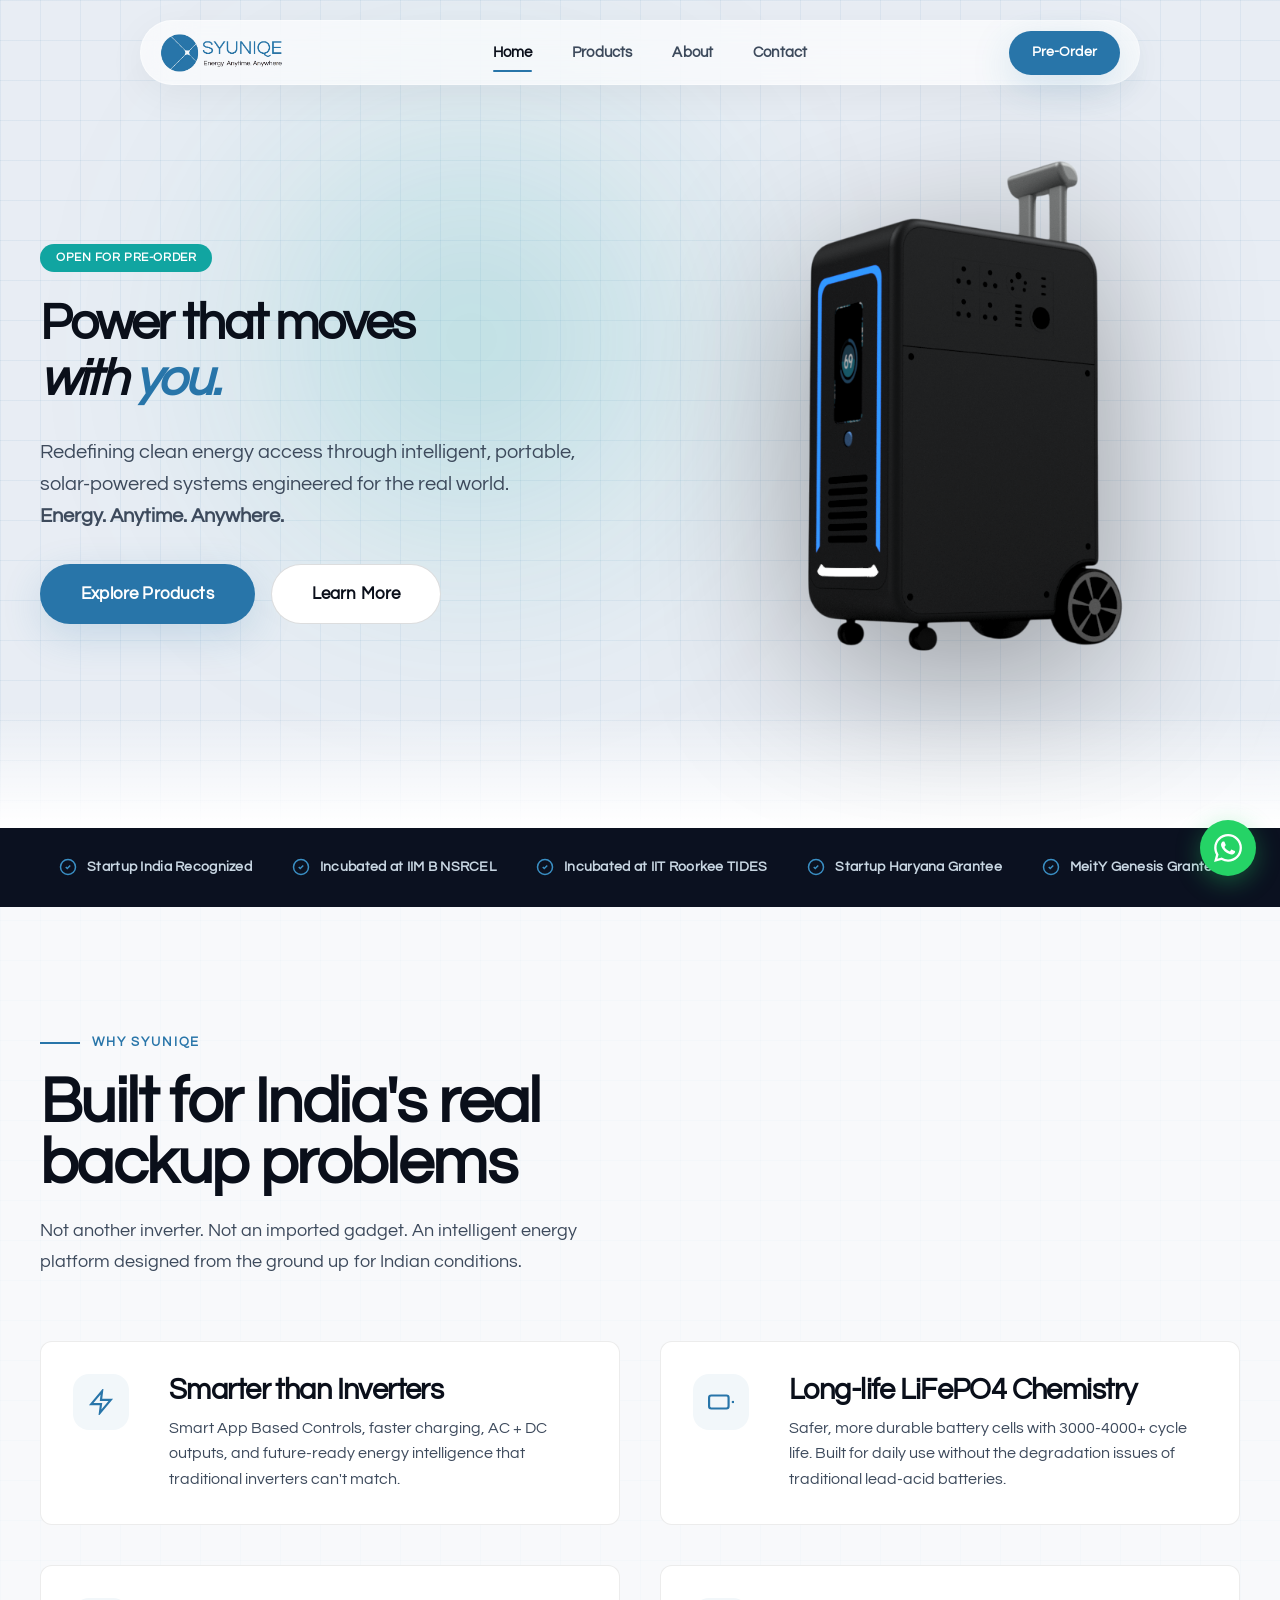
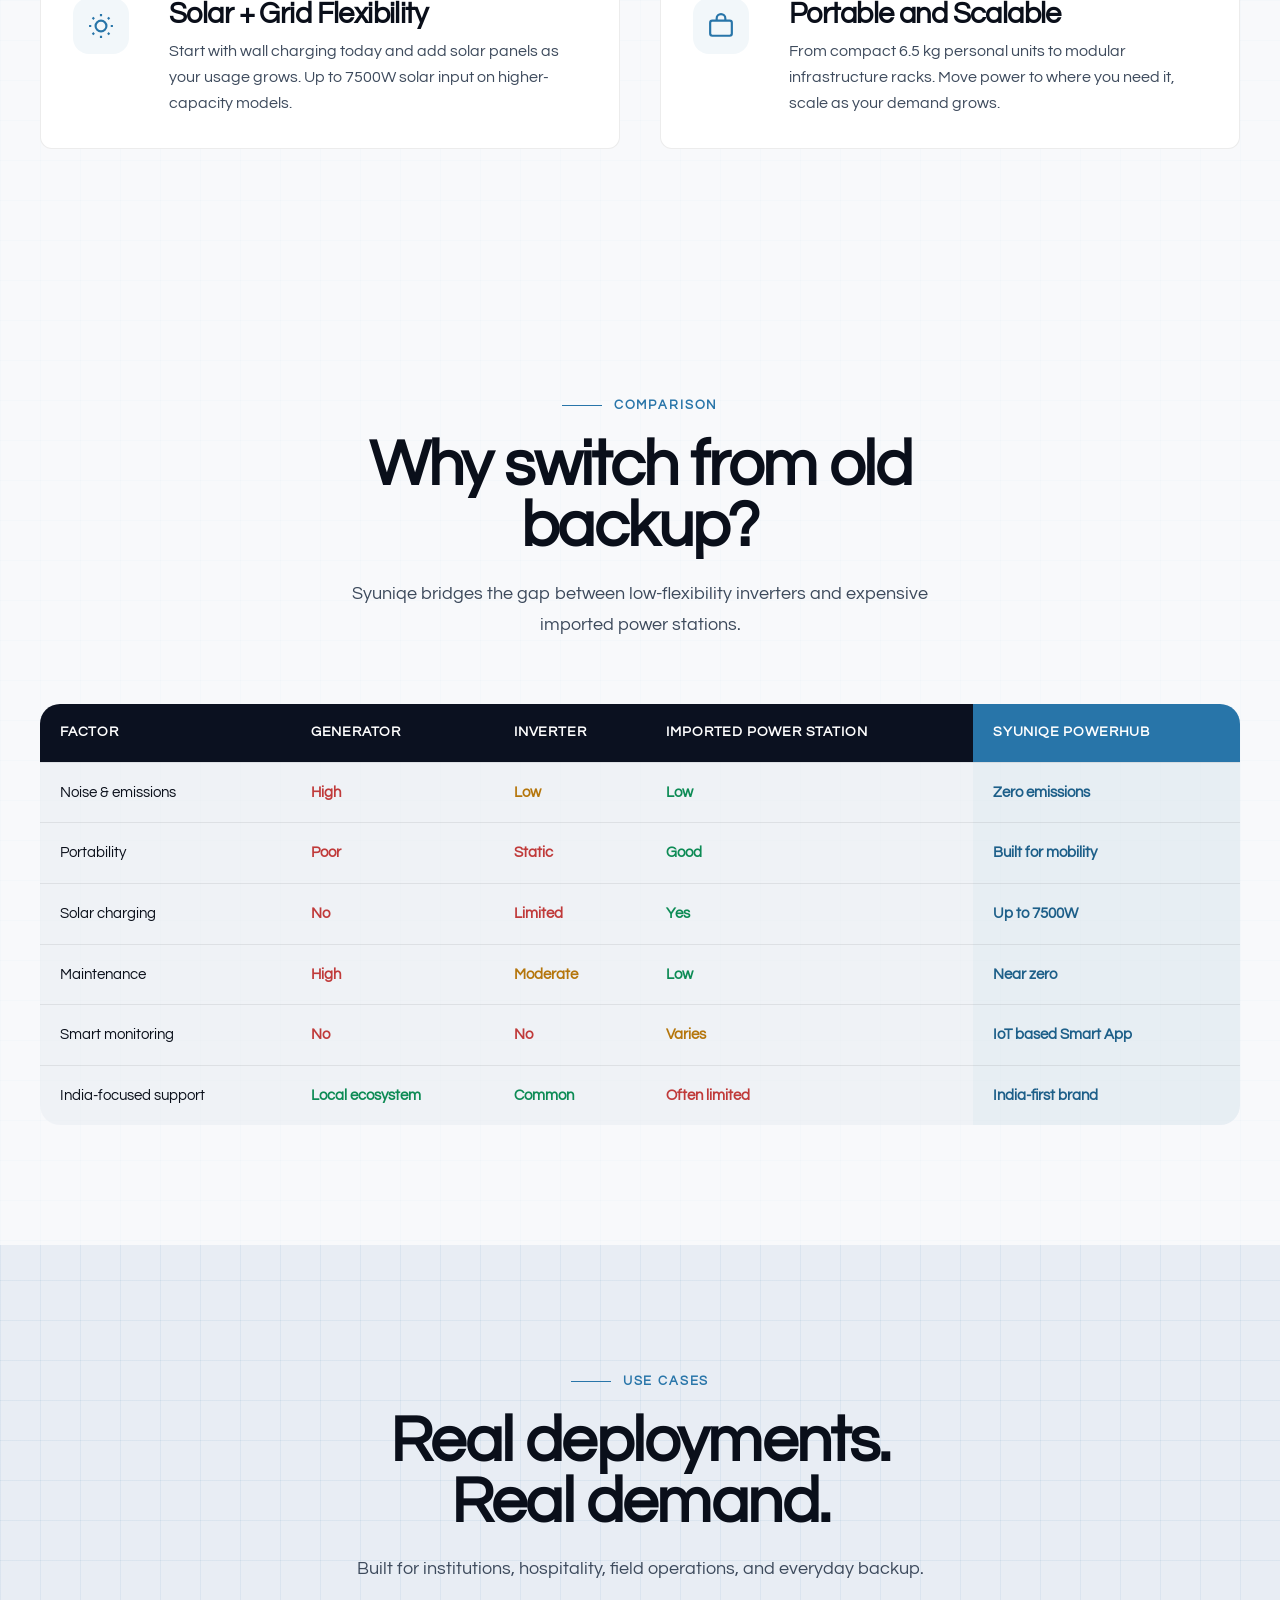
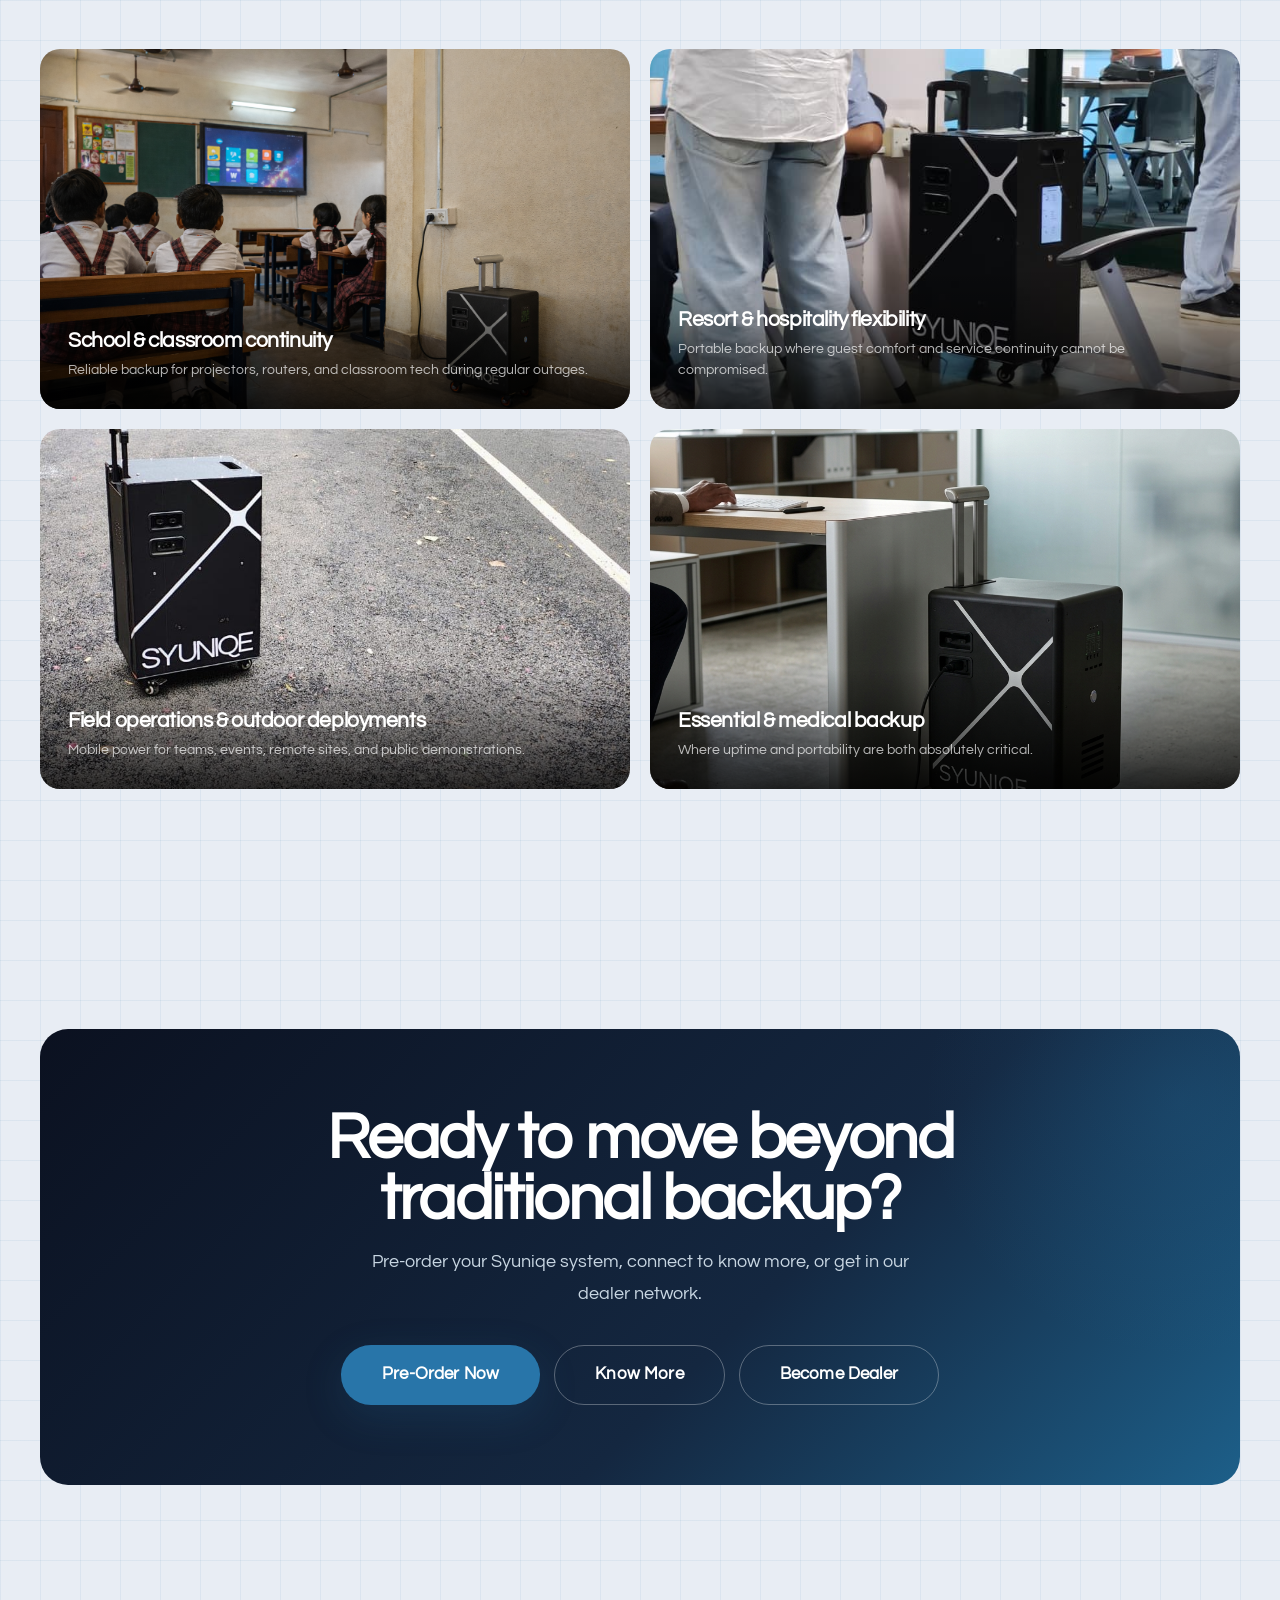
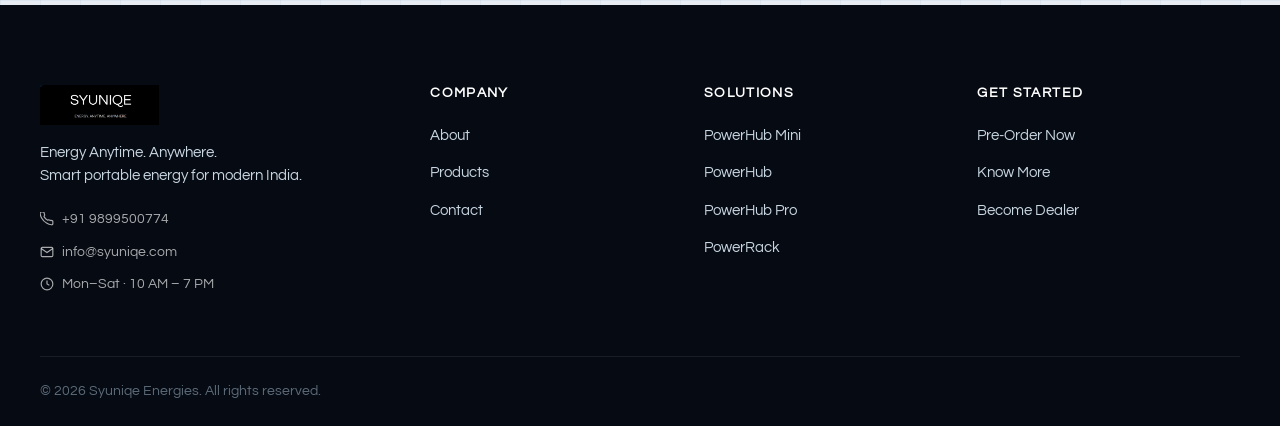
<file: index.html>
<!DOCTYPE html>
<html lang="en">
<head>
  <meta charset="UTF-8" />
  <meta name="viewport" content="width=device-width, initial-scale=1.0" />
  <title>Syuniqe Energies | Energy Anytime. Anywhere.</title>
  <meta name="description" content="Smart portable energy systems for modern India. Smarter than inverters. Cleaner than generators. Explore PowerHub, PowerHub Mini, PowerHub Pro, and PowerRack." />
  <link rel="icon" href="assets/favicon.ico" />
  <link rel="stylesheet" href="css/styles.css" />
</head>
<body>

  <!-- DYNAMIC ISLAND NAVIGATION -->
  <div class="navbar-wrapper">
    <nav class="navbar">
      <a href="index.html" class="nav-brand">
        <img src="assets/NavLogo.png" alt="Syuniqe Energies">
      </a>
      <div class="nav-links">
        <a href="index.html" class="active">Home</a>
        <a href="products.html">Products</a>
        <a href="about.html">About</a>
        <a href="contact.html">Contact</a>
      </div>
      <div class="nav-actions">
        <a href="contact.html#preorder" class="btn btn--primary btn--sm">Pre-Order</a>
      </div>
      <button class="nav-toggle" aria-label="Toggle menu">
        <svg width="24" height="24" fill="none" stroke="currentColor" stroke-width="2"><path d="M3 6h18M3 12h18M3 18h18"/></svg>
      </button>
    </nav>
  </div>

  <main>

    <!-- Ã¢â€¢ÂÃ¢â€¢ÂÃ¢â€¢ÂÃ¢â€¢ÂÃ¢â€¢ÂÃ¢â€¢ÂÃ¢â€¢ÂÃ¢â€¢ÂÃ¢â€¢ÂÃ¢â€¢ÂÃ¢â€¢ÂÃ¢â€¢ÂÃ¢â€¢ÂÃ¢â€¢ÂÃ¢â€¢ÂÃ¢â€¢ÂÃ¢â€¢ÂÃ¢â€¢ÂÃ¢â€¢ÂÃ¢â€¢ÂÃ¢â€¢ÂÃ¢â€¢ÂÃ¢â€¢ÂÃ¢â€¢ÂÃ¢â€¢ÂÃ¢â€¢ÂÃ¢â€¢ÂÃ¢â€¢ÂÃ¢â€¢ÂÃ¢â€¢ÂÃ¢â€¢ÂÃ¢â€¢ÂÃ¢â€¢ÂÃ¢â€¢ÂÃ¢â€¢ÂÃ¢â€¢ÂÃ¢â€¢ÂÃ¢â€¢ÂÃ¢â€¢ÂÃ¢â€¢Â
         HERO Ã¢â‚¬â€ DOMINANT & MEMORABLE (COMBINED V1 & V3)
         Ã¢â€¢ÂÃ¢â€¢ÂÃ¢â€¢ÂÃ¢â€¢ÂÃ¢â€¢ÂÃ¢â€¢ÂÃ¢â€¢ÂÃ¢â€¢ÂÃ¢â€¢ÂÃ¢â€¢ÂÃ¢â€¢ÂÃ¢â€¢ÂÃ¢â€¢ÂÃ¢â€¢ÂÃ¢â€¢ÂÃ¢â€¢ÂÃ¢â€¢ÂÃ¢â€¢ÂÃ¢â€¢ÂÃ¢â€¢ÂÃ¢â€¢ÂÃ¢â€¢ÂÃ¢â€¢ÂÃ¢â€¢ÂÃ¢â€¢ÂÃ¢â€¢ÂÃ¢â€¢ÂÃ¢â€¢ÂÃ¢â€¢ÂÃ¢â€¢ÂÃ¢â€¢ÂÃ¢â€¢ÂÃ¢â€¢ÂÃ¢â€¢ÂÃ¢â€¢ÂÃ¢â€¢ÂÃ¢â€¢ÂÃ¢â€¢ÂÃ¢â€¢ÂÃ¢â€¢Â -->
    <section class="hero" style="position: relative; overflow: hidden; background: transparent;">
      
      <!-- Interactive glowing clouds -->
      <div class="ambient-glow-layer">
        <div class="ambient-cloud cloud-teal"></div>
        <div class="ambient-cloud cloud-blue"></div>
      </div>

      <div class="container hero-inner" style="position: relative; z-index: 2;">
        <div class="hero-content">
          <div class="label indicator-pulse">Open for Pre-Order</div>
          <h1 class="reveal" style="font-size: clamp(2.2rem, 4vw, 3.8rem); line-height: 1.1;">Power that moves<br/><i>with <span class="accent">you.</span></i></h1>
          <p class="reveal reveal-delay-1" style="font-size: 1.25rem; max-width: 600px; margin-bottom: 2rem; color: var(--ink-secondary);">
            Redefining clean energy access through intelligent, portable, solar-powered systems engineered for the real world. <br/> <b>Energy. Anytime. Anywhere.</b>
          </p>
          <div class="hero-actions reveal reveal-delay-2" style="display: flex; gap: 1rem; margin-top: 2rem;">
            <a href="products.html" class="btn btn--primary btn--lg">Explore Products</a>
            <a href="#why" class="btn btn--secondary btn--lg">Learn More</a>
          </div>
        </div>
        <div class="hero-visual reveal reveal-delay-2" style="display: flex; align-items: center; justify-content: center;">
          <img src="assets/hero-powerhub-render-1.png" alt="Syuniqe PowerHub Ã¢â‚¬â€ flagship portable power station" style="max-width: 450px; width: 100%; object-fit: contain;" />
        </div>
      </div>
    </section>

    <!-- Ã¢â€¢ÂÃ¢â€¢ÂÃ¢â€¢ÂÃ¢â€¢ÂÃ¢â€¢ÂÃ¢â€¢ÂÃ¢â€¢ÂÃ¢â€¢ÂÃ¢â€¢ÂÃ¢â€¢ÂÃ¢â€¢ÂÃ¢â€¢ÂÃ¢â€¢ÂÃ¢â€¢ÂÃ¢â€¢ÂÃ¢â€¢ÂÃ¢â€¢ÂÃ¢â€¢ÂÃ¢â€¢ÂÃ¢â€¢ÂÃ¢â€¢ÂÃ¢â€¢ÂÃ¢â€¢ÂÃ¢â€¢ÂÃ¢â€¢ÂÃ¢â€¢ÂÃ¢â€¢ÂÃ¢â€¢ÂÃ¢â€¢ÂÃ¢â€¢ÂÃ¢â€¢ÂÃ¢â€¢ÂÃ¢â€¢ÂÃ¢â€¢ÂÃ¢â€¢ÂÃ¢â€¢ÂÃ¢â€¢ÂÃ¢â€¢ÂÃ¢â€¢ÂÃ¢â€¢Â
         TRUST STRIP Ã¢â‚¬â€ CREDIBILITY SIGNALS
         Ã¢â€¢ÂÃ¢â€¢ÂÃ¢â€¢ÂÃ¢â€¢ÂÃ¢â€¢ÂÃ¢â€¢ÂÃ¢â€¢ÂÃ¢â€¢ÂÃ¢â€¢ÂÃ¢â€¢ÂÃ¢â€¢ÂÃ¢â€¢ÂÃ¢â€¢ÂÃ¢â€¢ÂÃ¢â€¢ÂÃ¢â€¢ÂÃ¢â€¢ÂÃ¢â€¢ÂÃ¢â€¢ÂÃ¢â€¢ÂÃ¢â€¢ÂÃ¢â€¢ÂÃ¢â€¢ÂÃ¢â€¢ÂÃ¢â€¢ÂÃ¢â€¢ÂÃ¢â€¢ÂÃ¢â€¢ÂÃ¢â€¢ÂÃ¢â€¢ÂÃ¢â€¢ÂÃ¢â€¢ÂÃ¢â€¢ÂÃ¢â€¢ÂÃ¢â€¢ÂÃ¢â€¢ÂÃ¢â€¢ÂÃ¢â€¢ÂÃ¢â€¢ÂÃ¢â€¢Â -->
    <section class="trust-strip">
      <div class="container">
        <div class="trust-row">
          <div class="trust-item">
            <svg viewBox="0 0 24 24" fill="none" stroke="currentColor" stroke-width="2"><path d="M9 12l2 2 4-4"/><circle cx="12" cy="12" r="10"/></svg>
            Startup India Recognized
          </div>
          <div class="trust-item">
            <svg viewBox="0 0 24 24" fill="none" stroke="currentColor" stroke-width="2"><path d="M9 12l2 2 4-4"/><circle cx="12" cy="12" r="10"/></svg>
            Incubated at IIM B NSRCEL
          </div>
          <div class="trust-item">
            <svg viewBox="0 0 24 24" fill="none" stroke="currentColor" stroke-width="2"><path d="M9 12l2 2 4-4"/><circle cx="12" cy="12" r="10"/></svg>
            Incubated at IIT Roorkee TIDES
          </div>
          <div class="trust-item">
            <svg viewBox="0 0 24 24" fill="none" stroke="currentColor" stroke-width="2"><path d="M9 12l2 2 4-4"/><circle cx="12" cy="12" r="10"/></svg>
            Startup Haryana Grantee
          </div>
          <div class="trust-item">
            <svg viewBox="0 0 24 24" fill="none" stroke="currentColor" stroke-width="2"><path d="M9 12l2 2 4-4"/><circle cx="12" cy="12" r="10"/></svg>
            MeitY Genesis Grantee
          </div>
        </div>
      </div>
    </section>

    <!-- Ã¢â€¢ÂÃ¢â€¢ÂÃ¢â€¢ÂÃ¢â€¢ÂÃ¢â€¢ÂÃ¢â€¢ÂÃ¢â€¢ÂÃ¢â€¢ÂÃ¢â€¢ÂÃ¢â€¢ÂÃ¢â€¢ÂÃ¢â€¢ÂÃ¢â€¢ÂÃ¢â€¢ÂÃ¢â€¢ÂÃ¢â€¢ÂÃ¢â€¢ÂÃ¢â€¢ÂÃ¢â€¢ÂÃ¢â€¢ÂÃ¢â€¢ÂÃ¢â€¢ÂÃ¢â€¢ÂÃ¢â€¢ÂÃ¢â€¢ÂÃ¢â€¢ÂÃ¢â€¢ÂÃ¢â€¢ÂÃ¢â€¢ÂÃ¢â€¢ÂÃ¢â€¢ÂÃ¢â€¢ÂÃ¢â€¢ÂÃ¢â€¢ÂÃ¢â€¢ÂÃ¢â€¢ÂÃ¢â€¢ÂÃ¢â€¢ÂÃ¢â€¢ÂÃ¢â€¢Â
         PRODUCT FINDER Ã¢â‚¬â€ GUIDED EXPERIENCE
         Ã¢â€¢ÂÃ¢â€¢ÂÃ¢â€¢ÂÃ¢â€¢ÂÃ¢â€¢ÂÃ¢â€¢ÂÃ¢â€¢ÂÃ¢â€¢ÂÃ¢â€¢ÂÃ¢â€¢ÂÃ¢â€¢ÂÃ¢â€¢ÂÃ¢â€¢ÂÃ¢â€¢ÂÃ¢â€¢ÂÃ¢â€¢ÂÃ¢â€¢ÂÃ¢â€¢ÂÃ¢â€¢ÂÃ¢â€¢ÂÃ¢â€¢ÂÃ¢â€¢ÂÃ¢â€¢ÂÃ¢â€¢ÂÃ¢â€¢ÂÃ¢â€¢ÂÃ¢â€¢ÂÃ¢â€¢ÂÃ¢â€¢ÂÃ¢â€¢ÂÃ¢â€¢ÂÃ¢â€¢ÂÃ¢â€¢ÂÃ¢â€¢ÂÃ¢â€¢ÂÃ¢â€¢ÂÃ¢â€¢ÂÃ¢â€¢ÂÃ¢â€¢ÂÃ¢â€¢Â -->
    <!--
      <section class="section finder-section" id="finder">
      <div class="container">
        <div class="section-header centered reveal">
          <div class="section-label">PowerHub Finder</div>
          <h2>Find the right backup system for&nbsp;you</h2>
          <p>Tell us what you need to power. We'll recommend the best Syuniqe solution.</p>
        </div>

        <div class="finder-container">
          <div class="finder-shell">
            <div class="finder-header">
              <h3>Which Syuniqe system fits you?</h3>
              <p>A guided recommendation in under 60 seconds.</p>
            </div>

            <div class="finder-steps-nav">
              <div class="step-dot active"></div>
              <div class="step-connector"></div>
              <div class="step-dot"></div>
              <div class="step-connector"></div>
              <div class="step-dot"></div>
              <div class="step-connector"></div>
              <div class="step-dot"></div>
              <div class="step-connector"></div>
              <div class="step-dot"></div>
              <div class="step-connector"></div>
              <div class="step-dot"></div>
            </div>
            <div class="finder-step-label">Step 1 of 6 Ã¢â‚¬â€ Scenario</div>

            <div class="finder-body">

              <!-- Step 1: Use Case -
              <section class="finder-step active">
                <h3 class="finder-question">Where will you use it?</h3>
                <p class="finder-sub">Choose your primary use scenario.</p>
                <div class="option-grid">
                  <div class="choice active" data-choice-group="useCase" data-choice-value="home">
                    <strong>Home Backup</strong>
                    <small>Lights, fans, router, fridge, essentials</small>
                  </div>
                  <div class="choice" data-choice-group="useCase" data-choice-value="shop">
                    <strong>Shop / Business</strong>
                    <small>Billing, lights, connectivity, continuity</small>
                  </div>
                  <div class="choice" data-choice-group="useCase" data-choice-value="camping">
                    <strong>Camping / Travel</strong>
                    <small>Portable outdoor and off-grid power</small>
                  </div>
                  <div class="choice" data-choice-group="useCase" data-choice-value="school">
                    <strong>School / Institution</strong>
                    <small>Classrooms, projectors, PA systems</small>
                  </div>
                  <div class="choice" data-choice-group="useCase" data-choice-value="resort">
                    <strong>Resort / Hospitality</strong>
                    <small>Guest comfort and flexible deployment</small>
                  </div>
                  <div class="choice" data-choice-group="useCase" data-choice-value="b2b">
                    <strong>Custom B2B / Infra</strong>
                    <small>Modular or site-level deployments</small>
                  </div>
                </div>
                <div class="finder-actions">
                  <span></span>
                  <button class="btn btn--dark" data-next>Continue</button>
                </div>
              </section>

              <!-- Step 2: Appliances 
              <section class="finder-step">
                <h3 class="finder-question">What do you want to power?</h3>
                <p class="finder-sub">Select appliances and quantities.</p>
                <div class="appliance-grid">
                  <div class="appliance" data-appliance="fan">
                    <div class="appliance-info"><h4>Fan</h4><small>75W each</small></div>
                    <div class="qty"><button data-minus>-</button><span data-count>0</span><button data-plus>+</button></div>
                  </div>
                  <div class="appliance" data-appliance="light">
                    <div class="appliance-info"><h4>LED Light</h4><small>12W each</small></div>
                    <div class="qty"><button data-minus>-</button><span data-count>0</span><button data-plus>+</button></div>
                  </div>
                  <div class="appliance" data-appliance="tv">
                    <div class="appliance-info"><h4>TV</h4><small>120W each</small></div>
                    <div class="qty"><button data-minus>-</button><span data-count>0</span><button data-plus>+</button></div>
                  </div>
                  <div class="appliance" data-appliance="router">
                    <div class="appliance-info"><h4>Wi-Fi Router</h4><small>20W each</small></div>
                    <div class="qty"><button data-minus>-</button><span data-count>0</span><button data-plus>+</button></div>
                  </div>
                  <div class="appliance" data-appliance="laptop">
                    <div class="appliance-info"><h4>Laptop</h4><small>90W each</small></div>
                    <div class="qty"><button data-minus>-</button><span data-count>0</span><button data-plus>+</button></div>
                  </div>
                  <div class="appliance" data-appliance="fridge">
                    <div class="appliance-info"><h4>Refrigerator</h4><small>180W each</small></div>
                    <div class="qty"><button data-minus>-</button><span data-count>0</span><button data-plus>+</button></div>
                  </div>
                  <div class="appliance" data-appliance="cctv">
                    <div class="appliance-info"><h4>CCTV</h4><small>40W each</small></div>
                    <div class="qty"><button data-minus>-</button><span data-count>0</span><button data-plus>+</button></div>
                  </div>
                  <div class="appliance" data-appliance="desktop">
                    <div class="appliance-info"><h4>Desktop PC</h4><small>180W each</small></div>
                    <div class="qty"><button data-minus>-</button><span data-count>0</span><button data-plus>+</button></div>
                  </div>
                  <div class="appliance" data-appliance="speaker">
                    <div class="appliance-info"><h4>Speaker / PA</h4><small>150W each</small></div>
                    <div class="qty"><button data-minus>-</button><span data-count>0</span><button data-plus>+</button></div>
                  </div>
                  <div class="appliance" data-appliance="microwave">
                    <div class="appliance-info"><h4>Microwave</h4><small>1000W each</small></div>
                    <div class="qty"><button data-minus>-</button><span data-count>0</span><button data-plus>+</button></div>
                  </div>
                  <div class="appliance" data-appliance="projector">
                    <div class="appliance-info"><h4>Projector</h4><small>220W each</small></div>
                    <div class="qty"><button data-minus>-</button><span data-count>0</span><button data-plus>+</button></div>
                  </div>
                  <div class="appliance" data-appliance="oxygen">
                    <div class="appliance-info"><h4>Oxygen Conc.</h4><small>350W each</small></div>
                    <div class="qty"><button data-minus>-</button><span data-count>0</span><button data-plus>+</button></div>
                  </div>
                </div>
                <div class="custom-watts">
                  <label for="customWatts">Additional custom wattage</label>
                  <input class="input" type="number" id="customWatts" placeholder="e.g. 300" />
                </div>
                <div class="finder-actions">
                  <button class="btn btn--secondary" data-prev>Back</button>
                  <button class="btn btn--dark" data-next>Continue</button>
                </div>
              </section>

              <!-- Step 3: Hours 
              <section class="finder-step">
                <h3 class="finder-question">How many hours of backup?</h3>
                <p class="finder-sub">Typical needs range from 2-10 hours.</p>
                <div class="hours-picker">
                  <button type="button" data-hours-minus>-</button>
                  <span data-hours-value>4h</span>
                  <button type="button" data-hours-plus>+</button>
                </div>
                <div class="finder-actions">
                  <button class="btn btn--secondary" data-prev>Back</button>
                  <button class="btn btn--dark" data-next>Continue</button>
                </div>
              </section>

              <!-- Step 4: Solar 
              <section class="finder-step">
                <h3 class="finder-question">Solar charging too?</h3>
                <p class="finder-sub">Choose how you'd like to charge.</p>
                <div class="option-grid">
                  <div class="choice active" data-choice-group="solar" data-choice-value="yes">
                    <strong>Yes, I want solar</strong>
                    <small>Cleaner charging, more independence</small>
                  </div>
                  <div class="choice" data-choice-group="solar" data-choice-value="later">
                    <strong>Maybe later</strong>
                    <small>Start now, expand to solar later</small>
                  </div>
                  <div class="choice" data-choice-group="solar" data-choice-value="no">
                    <strong>Grid-only is fine</strong>
                    <small>Reliable backup via wall charging</small>
                  </div>
                </div>
                <div class="finder-actions">
                  <button class="btn btn--secondary" data-prev>Back</button>
                  <button class="btn btn--dark" data-next>Continue</button>
                </div>
              </section>

              <!-- Step 5: Priority 
              <section class="finder-step">
                <h3 class="finder-question">What matters most?</h3>
                <p class="finder-sub">This helps fine-tune your recommendation.</p>
                <div class="option-grid">
                  <div class="choice active" data-choice-group="priority" data-choice-value="price">
                    <strong>Lower price</strong>
                    <small>Best value to start</small>
                  </div>
                  <div class="choice" data-choice-group="priority" data-choice-value="runtime">
                    <strong>More runtime</strong>
                    <small>Longer backup duration</small>
                  </div>
                  <div class="choice" data-choice-group="priority" data-choice-value="portable">
                    <strong>Portability</strong>
                    <small>Compact and easy to move</small>
                  </div>
                  <div class="choice" data-choice-group="priority" data-choice-value="output">
                    <strong>Higher output</strong>
                    <small>Power heavier appliances</small>
                  </div>
                  <div class="choice" data-choice-group="priority" data-choice-value="business">
                    <strong>Business continuity</strong>
                    <small>No downtime for operations</small>
                  </div>
                  <div class="choice" data-choice-group="priority" data-choice-value="future">
                    <strong>Future expansion</strong>
                    <small>Scale as your needs grow</small>
                  </div>
                </div>
                <div class="finder-actions">
                  <button class="btn btn--secondary" data-prev>Back</button>
                  <button class="btn btn--dark" data-next>See Recommendation</button>
                </div>
              </section>

              <!-- Step 6: Result 
              <section class="finder-step">
                <h3 class="finder-question">Your recommendation</h3>
                <div class="summary-grid">
                  <aside class="summary-side">
                    <div class="metric"><div>Estimated Load</div><strong data-summary-load>0.00 kW</strong></div>
                    <div class="metric"><div>Backup Duration</div><strong data-summary-backup>4 Hours</strong></div>
                    <div class="metric"><div>Energy Need</div><strong data-summary-capacity>0.00 kWh</strong></div>
                  </aside>
                  <div class="recommend-card">
                    <div class="media">
                      <img data-summary-image src="assets/powerhub-core.png" alt="Recommended product" />
                    </div>
                    <div class="recommend-copy">
                      <div class="recommend-badge">Best Match</div>
                      <h3 data-summary-product>PowerHub</h3>
                      <p data-summary-desc style="color:var(--ink-secondary);font-size:.92rem;margin-bottom:12px;">Homes / professionals / all-rounder</p>
                      <div class="spec-list">
                        <div class="spec-item"><span>Why this fits</span><strong data-summary-reason>Best balance of runtime, portability, and output.</strong></div>
                        <div class="spec-item"><span>Power</span><strong data-summary-output>1200W / 2400W surge</strong></div>
                        <div class="spec-item"><span>Solar</span><strong data-summary-solar>Up to 400W input</strong></div>
                        <div class="spec-item"><span>Battery life</span><strong data-summary-cycle>3500+ cycles</strong></div>
                      </div>
                      <div class="price-line">
                        <strong data-summary-price>Ã¢â€šÂ¹69,999+</strong>
                        <span>EMI at launch</span>
                      </div>
                      <div style="display:flex;gap:10px;flex-wrap:wrap;">
                        <a href="contact.html#preorder" class="btn btn--primary btn--sm" data-summary-cta>Pre-Order PowerHub</a>
                        <a href="products.html# s" class="btn btn--secondary btn--sm">Learn More</a>
                      </div>
                    </div>
                  </div>
                </div>
                <div class="finder-actions">
                  <button class="btn btn--secondary" data-prev>Back</button>
                  <a class="btn btn--dark" href="products.html">Explore All Products</a>
                </div>
              </section>

            </div>
          </div>
        </div>
      </div>
    </section> -->


    <!-- Ã¢â€¢ÂÃ¢â€¢ÂÃ¢â€¢ÂÃ¢â€¢ÂÃ¢â€¢ÂÃ¢â€¢ÂÃ¢â€¢ÂÃ¢â€¢ÂÃ¢â€¢ÂÃ¢â€¢ÂÃ¢â€¢ÂÃ¢â€¢ÂÃ¢â€¢ÂÃ¢â€¢ÂÃ¢â€¢ÂÃ¢â€¢ÂÃ¢â€¢ÂÃ¢â€¢ÂÃ¢â€¢ÂÃ¢â€¢ÂÃ¢â€¢ÂÃ¢â€¢ÂÃ¢â€¢ÂÃ¢â€¢ÂÃ¢â€¢ÂÃ¢â€¢ÂÃ¢â€¢ÂÃ¢â€¢ÂÃ¢â€¢ÂÃ¢â€¢ÂÃ¢â€¢ÂÃ¢â€¢ÂÃ¢â€¢ÂÃ¢â€¢ÂÃ¢â€¢ÂÃ¢â€¢ÂÃ¢â€¢ÂÃ¢â€¢ÂÃ¢â€¢ÂÃ¢â€¢Â
         WHY SYUNIQE Ã¢â‚¬â€ FEATURE ROWS, NOT CARDS
         Ã¢â€¢ÂÃ¢â€¢ÂÃ¢â€¢ÂÃ¢â€¢ÂÃ¢â€¢ÂÃ¢â€¢ÂÃ¢â€¢ÂÃ¢â€¢ÂÃ¢â€¢ÂÃ¢â€¢ÂÃ¢â€¢ÂÃ¢â€¢ÂÃ¢â€¢ÂÃ¢â€¢ÂÃ¢â€¢ÂÃ¢â€¢ÂÃ¢â€¢ÂÃ¢â€¢ÂÃ¢â€¢ÂÃ¢â€¢ÂÃ¢â€¢ÂÃ¢â€¢ÂÃ¢â€¢ÂÃ¢â€¢ÂÃ¢â€¢ÂÃ¢â€¢ÂÃ¢â€¢ÂÃ¢â€¢ÂÃ¢â€¢ÂÃ¢â€¢ÂÃ¢â€¢ÂÃ¢â€¢ÂÃ¢â€¢ÂÃ¢â€¢ÂÃ¢â€¢ÂÃ¢â€¢ÂÃ¢â€¢ÂÃ¢â€¢ÂÃ¢â€¢ÂÃ¢â€¢Â -->
    <section class="section" id="why" style="background: rgba(255,255,255,0.7);">
      <div class="container">
        <div class="section-header reveal">
          <div class="section-label">Why Syuniqe</div>
          <h2>Built for India's real backup&nbsp;problems</h2>
          <p>Not another inverter. Not an imported gadget. An intelligent energy platform designed from the ground up for Indian conditions.</p>
        </div>

        <div class="features-list reveal">
          <div class="feature-row">
            <div class="feature-icon">
              <svg viewBox="0 0 24 24" fill="none" stroke="currentColor" stroke-width="2"><path d="M13 2L3 14h9l-1 8 10-12h-9l1-8z"/></svg>
            </div>
            <div class="feature-text">
              <h3>Smarter than Inverters</h3>
              <p>Smart App Based Controls, faster charging, AC + DC outputs, and future-ready energy intelligence that traditional inverters can't match.</p>
            </div>
          </div>
          <div class="feature-row">
            <div class="feature-icon">
              <svg viewBox="0 0 24 24" fill="none" stroke="currentColor" stroke-width="2"><rect x="1" y="6" width="18" height="12" rx="2"/><path d="M23 13v-2"/></svg>
            </div>
            <div class="feature-text">
              <h3>Long-life LiFePO4 Chemistry</h3>
              <p>Safer, more durable battery cells with 3000-4000+ cycle life. Built for daily use without the degradation issues of traditional lead-acid batteries.</p>
            </div>
          </div>
          <div class="feature-row">
            <div class="feature-icon">
              <svg viewBox="0 0 24 24" fill="none" stroke="currentColor" stroke-width="2"><circle cx="12" cy="12" r="5"/><path d="M12 1v2M12 21v2M4.22 4.22l1.42 1.42M18.36 18.36l1.42 1.42M1 12h2M21 12h2M4.22 19.78l1.42-1.42M18.36 5.64l1.42-1.42"/></svg>
            </div>
            <div class="feature-text">
              <h3>Solar + Grid Flexibility</h3>
              <p>Start with wall charging today and add solar panels as your usage grows. Up to 7500W solar input on higher-capacity models.</p>
            </div>
          </div>
          <div class="feature-row">
            <div class="feature-icon">
              <svg viewBox="0 0 24 24" fill="none" stroke="currentColor" stroke-width="2"><rect x="2" y="7" width="20" height="14" rx="2"/><path d="M16 7V5a4 4 0 00-8 0v2"/></svg>
            </div>
            <div class="feature-text">
              <h3>Portable and Scalable</h3>
              <p>From compact 6.5 kg personal units to modular infrastructure racks. Move power to where you need it, scale as your demand grows.</p>
            </div>
          </div>
        </div>
      </div>
    </section>

    <!-- Ã¢â€¢ÂÃ¢â€¢ÂÃ¢â€¢ÂÃ¢â€¢ÂÃ¢â€¢ÂÃ¢â€¢ÂÃ¢â€¢ÂÃ¢â€¢ÂÃ¢â€¢ÂÃ¢â€¢ÂÃ¢â€¢ÂÃ¢â€¢ÂÃ¢â€¢ÂÃ¢â€¢ÂÃ¢â€¢ÂÃ¢â€¢ÂÃ¢â€¢ÂÃ¢â€¢ÂÃ¢â€¢ÂÃ¢â€¢ÂÃ¢â€¢ÂÃ¢â€¢ÂÃ¢â€¢ÂÃ¢â€¢ÂÃ¢â€¢ÂÃ¢â€¢ÂÃ¢â€¢ÂÃ¢â€¢ÂÃ¢â€¢ÂÃ¢â€¢ÂÃ¢â€¢ÂÃ¢â€¢ÂÃ¢â€¢ÂÃ¢â€¢ÂÃ¢â€¢ÂÃ¢â€¢ÂÃ¢â€¢ÂÃ¢â€¢ÂÃ¢â€¢ÂÃ¢â€¢Â
         COMPARISON TABLE
         Ã¢â€¢ÂÃ¢â€¢ÂÃ¢â€¢ÂÃ¢â€¢ÂÃ¢â€¢ÂÃ¢â€¢ÂÃ¢â€¢ÂÃ¢â€¢ÂÃ¢â€¢ÂÃ¢â€¢ÂÃ¢â€¢ÂÃ¢â€¢ÂÃ¢â€¢ÂÃ¢â€¢ÂÃ¢â€¢ÂÃ¢â€¢ÂÃ¢â€¢ÂÃ¢â€¢ÂÃ¢â€¢ÂÃ¢â€¢ÂÃ¢â€¢ÂÃ¢â€¢ÂÃ¢â€¢ÂÃ¢â€¢ÂÃ¢â€¢ÂÃ¢â€¢ÂÃ¢â€¢ÂÃ¢â€¢ÂÃ¢â€¢ÂÃ¢â€¢ÂÃ¢â€¢ÂÃ¢â€¢ÂÃ¢â€¢ÂÃ¢â€¢ÂÃ¢â€¢ÂÃ¢â€¢ÂÃ¢â€¢ÂÃ¢â€¢ÂÃ¢â€¢ÂÃ¢â€¢Â -->
    <section class="section" style="background: rgba(255,255,255,0.7);">
      <div class="container">
        <div class="section-header centered reveal">
          <div class="section-label">Comparison</div>
          <h2>Why switch from old backup?</h2>
          <p>Syuniqe bridges the gap between low-flexibility inverters and expensive imported power stations.</p>
        </div>

        <div class="compare-wrap reveal">
          <table class="compare-table">
            <thead>
              <tr>
                <th>Factor</th>
                <th>Generator</th>
                <th>Inverter</th>
                <th>Imported Power Station</th>
                <th>Syuniqe PowerHub</th>
              </tr>
            </thead>
            <tbody>
              <tr><td>Noise & emissions</td><td class="lose">High</td><td class="mid">Low</td><td class="win">Low</td><td class="win">Zero emissions</td></tr>
              <tr><td>Portability</td><td class="lose">Poor</td><td class="lose">Static</td><td class="win">Good</td><td class="win">Built for mobility</td></tr>
              <tr><td>Solar charging</td><td class="lose">No</td><td class="lose">Limited</td><td class="win">Yes</td><td class="win">Up to 7500W</td></tr>
              <tr><td>Maintenance</td><td class="lose">High</td><td class="mid">Moderate</td><td class="win">Low</td><td class="win">Near zero</td></tr>
              <tr><td>Smart monitoring</td><td class="lose">No</td><td class="lose">No</td><td class="mid">Varies</td><td class="win">IoT based Smart App</td></tr>
              <tr><td>India-focused support</td><td class="win">Local ecosystem</td><td class="win">Common</td><td class="lose">Often limited</td><td class="win">India-first brand</td></tr>
            </tbody>
          </table>
        </div>
      </div>
    </section>

    <!-- Ã¢â€¢ÂÃ¢â€¢ÂÃ¢â€¢ÂÃ¢â€¢ÂÃ¢â€¢ÂÃ¢â€¢ÂÃ¢â€¢ÂÃ¢â€¢ÂÃ¢â€¢ÂÃ¢â€¢ÂÃ¢â€¢ÂÃ¢â€¢ÂÃ¢â€¢ÂÃ¢â€¢ÂÃ¢â€¢ÂÃ¢â€¢ÂÃ¢â€¢ÂÃ¢â€¢ÂÃ¢â€¢ÂÃ¢â€¢ÂÃ¢â€¢ÂÃ¢â€¢ÂÃ¢â€¢ÂÃ¢â€¢ÂÃ¢â€¢ÂÃ¢â€¢ÂÃ¢â€¢ÂÃ¢â€¢ÂÃ¢â€¢ÂÃ¢â€¢ÂÃ¢â€¢ÂÃ¢â€¢ÂÃ¢â€¢ÂÃ¢â€¢ÂÃ¢â€¢ÂÃ¢â€¢ÂÃ¢â€¢ÂÃ¢â€¢ÂÃ¢â€¢ÂÃ¢â€¢Â
         USE CASES Ã¢â‚¬â€ VISUAL PROOF
         Ã¢â€¢ÂÃ¢â€¢ÂÃ¢â€¢ÂÃ¢â€¢ÂÃ¢â€¢ÂÃ¢â€¢ÂÃ¢â€¢ÂÃ¢â€¢ÂÃ¢â€¢ÂÃ¢â€¢ÂÃ¢â€¢ÂÃ¢â€¢ÂÃ¢â€¢ÂÃ¢â€¢ÂÃ¢â€¢ÂÃ¢â€¢ÂÃ¢â€¢ÂÃ¢â€¢ÂÃ¢â€¢ÂÃ¢â€¢ÂÃ¢â€¢ÂÃ¢â€¢ÂÃ¢â€¢ÂÃ¢â€¢ÂÃ¢â€¢ÂÃ¢â€¢ÂÃ¢â€¢ÂÃ¢â€¢ÂÃ¢â€¢ÂÃ¢â€¢ÂÃ¢â€¢ÂÃ¢â€¢ÂÃ¢â€¢ÂÃ¢â€¢ÂÃ¢â€¢ÂÃ¢â€¢ÂÃ¢â€¢ÂÃ¢â€¢ÂÃ¢â€¢ÂÃ¢â€¢Â -->
    <section class="section" id="use-cases">
      <div class="container">
        <div class="section-header centered reveal">
          <div class="section-label">Use Cases</div>
          <h2>Real deployments. Real&nbsp;demand.</h2>
          <p>Built for institutions, hospitality, field operations, and everyday backup.</p>
        </div>

        <div class="usecase-grid reveal">
          <div class="usecase-card">
            <img src="assets/class.png" alt="School demo" />
            <div class="overlay">
              <h3>School & classroom continuity</h3>
              <p>Reliable backup for projectors, routers, and classroom tech during regular outages.</p>
            </div>
          </div>
          <div class="usecase-card">
            <img src="assets/iimb-light.jpeg" alt="Resort demo" />
            <div class="overlay">
              <h3>Resort & hospitality flexibility</h3>
              <p>Portable backup where guest comfort and service continuity cannot be compromised.</p>
            </div>
          </div>
          <div class="usecase-card">
            <img src="assets/iimb-out.jpeg" alt="Field demo" />
            <div class="overlay">
              <h3>Field operations & outdoor deployments</h3>
              <p>Mobile power for teams, events, remote sites, and public demonstrations.</p>
            </div>
          </div>
          <div class="usecase-card">
            <img src="assets/render-room.png" alt="Essential backup" />
            <div class="overlay">
              <h3>Essential & medical backup</h3>
              <p>Where uptime and portability are both absolutely critical.</p>
            </div>
          </div>
        </div>
      </div>
    </section>

    <!-- Ã¢â€¢ÂÃ¢â€¢ÂÃ¢â€¢ÂÃ¢â€¢ÂÃ¢â€¢ÂÃ¢â€¢ÂÃ¢â€¢ÂÃ¢â€¢ÂÃ¢â€¢ÂÃ¢â€¢ÂÃ¢â€¢ÂÃ¢â€¢ÂÃ¢â€¢ÂÃ¢â€¢ÂÃ¢â€¢ÂÃ¢â€¢ÂÃ¢â€¢ÂÃ¢â€¢ÂÃ¢â€¢ÂÃ¢â€¢ÂÃ¢â€¢ÂÃ¢â€¢ÂÃ¢â€¢ÂÃ¢â€¢ÂÃ¢â€¢ÂÃ¢â€¢ÂÃ¢â€¢ÂÃ¢â€¢ÂÃ¢â€¢ÂÃ¢â€¢ÂÃ¢â€¢ÂÃ¢â€¢ÂÃ¢â€¢ÂÃ¢â€¢ÂÃ¢â€¢ÂÃ¢â€¢ÂÃ¢â€¢ÂÃ¢â€¢ÂÃ¢â€¢ÂÃ¢â€¢Â
         TRUST & PROGRESS
         Ã¢â€¢ÂÃ¢â€¢ÂÃ¢â€¢ÂÃ¢â€¢ÂÃ¢â€¢ÂÃ¢â€¢ÂÃ¢â€¢ÂÃ¢â€¢ÂÃ¢â€¢ÂÃ¢â€¢ÂÃ¢â€¢ÂÃ¢â€¢ÂÃ¢â€¢ÂÃ¢â€¢ÂÃ¢â€¢ÂÃ¢â€¢ÂÃ¢â€¢ÂÃ¢â€¢ÂÃ¢â€¢ÂÃ¢â€¢ÂÃ¢â€¢ÂÃ¢â€¢ÂÃ¢â€¢ÂÃ¢â€¢ÂÃ¢â€¢ÂÃ¢â€¢ÂÃ¢â€¢ÂÃ¢â€¢ÂÃ¢â€¢ÂÃ¢â€¢ÂÃ¢â€¢ÂÃ¢â€¢ÂÃ¢â€¢ÂÃ¢â€¢ÂÃ¢â€¢ÂÃ¢â€¢ÂÃ¢â€¢ÂÃ¢â€¢ÂÃ¢â€¢ÂÃ¢â€¢Â -->
   <!-- <section class="section dark-band">
      <div class="container">
        <div class="section-header centered reveal">
          <div class="section-label">Trust & Progress</div>
          <h2>Built with momentum, not&nbsp;mockups</h2>
          <p>An energy brand built on real prototypes, certifications in progress, and institutional validation.</p>
        </div>
        <div class="dark-features reveal">
          <div class="dark-feature">
            <strong>Startup India</strong>
            <span>Recognized innovation-led startup</span>
          </div>
          <div class="dark-feature">
            <strong>IIM Bangalore</strong>
            <span>Pre-incubation for business growth</span>
          </div>
          <div class="dark-feature">
            <strong>Made in India</strong>
            <span>Local design, faster service</span>
          </div>
          <div class="dark-feature">
            <strong>BIS + IEC</strong>
            <span>Certification actively in progress</span>
          </div>
          <div class="dark-feature">
            <strong>3-5 Year</strong>
            <span>Warranty across core lineup</span>
          </div>
        </div>
      </div>
    </section> -->

    <!-- Ã¢â€¢ÂÃ¢â€¢ÂÃ¢â€¢ÂÃ¢â€¢ÂÃ¢â€¢ÂÃ¢â€¢ÂÃ¢â€¢ÂÃ¢â€¢ÂÃ¢â€¢ÂÃ¢â€¢ÂÃ¢â€¢ÂÃ¢â€¢ÂÃ¢â€¢ÂÃ¢â€¢ÂÃ¢â€¢ÂÃ¢â€¢ÂÃ¢â€¢ÂÃ¢â€¢ÂÃ¢â€¢ÂÃ¢â€¢ÂÃ¢â€¢ÂÃ¢â€¢ÂÃ¢â€¢ÂÃ¢â€¢ÂÃ¢â€¢ÂÃ¢â€¢ÂÃ¢â€¢ÂÃ¢â€¢ÂÃ¢â€¢ÂÃ¢â€¢ÂÃ¢â€¢ÂÃ¢â€¢ÂÃ¢â€¢ÂÃ¢â€¢ÂÃ¢â€¢ÂÃ¢â€¢ÂÃ¢â€¢ÂÃ¢â€¢ÂÃ¢â€¢ÂÃ¢â€¢Â
         FINAL CTA Ã¢â‚¬â€ CONVERSION
         Ã¢â€¢ÂÃ¢â€¢ÂÃ¢â€¢ÂÃ¢â€¢ÂÃ¢â€¢ÂÃ¢â€¢ÂÃ¢â€¢ÂÃ¢â€¢ÂÃ¢â€¢ÂÃ¢â€¢ÂÃ¢â€¢ÂÃ¢â€¢ÂÃ¢â€¢ÂÃ¢â€¢ÂÃ¢â€¢ÂÃ¢â€¢ÂÃ¢â€¢ÂÃ¢â€¢ÂÃ¢â€¢ÂÃ¢â€¢ÂÃ¢â€¢ÂÃ¢â€¢ÂÃ¢â€¢ÂÃ¢â€¢ÂÃ¢â€¢ÂÃ¢â€¢ÂÃ¢â€¢ÂÃ¢â€¢ÂÃ¢â€¢ÂÃ¢â€¢ÂÃ¢â€¢ÂÃ¢â€¢ÂÃ¢â€¢ÂÃ¢â€¢ÂÃ¢â€¢ÂÃ¢â€¢ÂÃ¢â€¢ÂÃ¢â€¢ÂÃ¢â€¢ÂÃ¢â€¢Â -->
    <section class="section">
      <div class="container">
        <div class="cta-banner reveal">
          <h2>Ready to move beyond traditional&nbsp;backup?</h2>
          <p>Pre-order your Syuniqe system, connect to know more, or get in our dealer network.</p>
          <div class="cta-actions">
            <a href="contact.html#preorder" class="btn btn--primary btn--lg">Pre-Order Now</a>
            <a href="contact.html#knowmore" class="btn btn--white-ghost btn--lg">Know More</a>
            <a href="contact.html#dealer" class="btn btn--white-ghost btn--lg">Become Dealer</a>
          </div>
        </div>
      </div>
    </section>

  </main>

  <!-- FOOTER -->
  <footer class="footer">
    <div class="container footer-grid">
      <div class="footer-brand">
        <img src="assets/logo-white.png" alt="Syuniqe Energies" />
        <p>Energy Anytime. Anywhere.<br>Smart portable energy for modern India.</p>
        <div style="margin-top:20px;display:flex;flex-direction:column;gap:10px;font-size:0.88rem;">
          <div style="display:flex;align-items:center;gap:8px;color:rgba(255,255,255,0.65);">
            <svg width="14" height="14" viewBox="0 0 24 24" fill="none" stroke="currentColor" stroke-width="2"><path d="M22 16.92v3a2 2 0 01-2.18 2 19.79 19.79 0 01-8.63-3.07A19.5 19.5 0 013.07 10.8 19.79 19.79 0 01.22 2.18 2 2 0 012.18 0h3a2 2 0 012 1.72c.127.96.361 1.903.7 2.81a2 2 0 01-.45 2.11L6.91 7.91a16 16 0 006.16 6.16l1.27-.54a2 2 0 012.11.45c.907.339 1.85.573 2.81.7A2 2 0 0122 16.92z"/></svg>
            +91 9899500774
          </div>
          <div style="display:flex;align-items:center;gap:8px;color:rgba(255,255,255,0.65);">
            <svg width="14" height="14" viewBox="0 0 24 24" fill="none" stroke="currentColor" stroke-width="2"><path d="M4 4h16c1.1 0 2 .9 2 2v12c0 1.1-.9 2-2 2H4c-1.1 0-2-.9-2-2V6c0-1.1.9-2 2-2z"/><polyline points="22,6 12,13 2,6"/></svg>
            info@syuniqe.com
          </div>
          <div style="display:flex;align-items:center;gap:8px;color:rgba(255,255,255,0.65);">
            <svg width="14" height="14" viewBox="0 0 24 24" fill="none" stroke="currentColor" stroke-width="2"><circle cx="12" cy="12" r="10"/><polyline points="12 6 12 12 16 14"/></svg>
            Mon–Sat &middot; 10 AM – 7 PM
          </div>
        </div>
      </div>
      <div>
        <h4>Company</h4>
        <ul>
          <li><a href="about.html">About</a></li>
          <li><a href="products.html">Products</a></li>
          <li><a href="contact.html">Contact</a></li>
        </ul>
      </div>
      <div>
        <h4>Solutions</h4>
        <ul>
          <li><a href="products.html#mini">PowerHub Mini</a></li>
          <li><a href="products.html#powerhub">PowerHub</a></li>
          <li><a href="products.html#pro">PowerHub Pro</a></li>
          <li><a href="products.html#rack">PowerRack</a></li>
        </ul>
      </div>
      <div>
        <h4>Get Started</h4>
        <ul>
          <li><a href="contact.html#preorder">Pre-Order Now</a></li>
          <li><a href="contact.html#demo">Know More</a></li>
          <li><a href="contact.html#dealer">Become Dealer</a></li>
        </ul>
      </div>
    </div>
    <div class="container footer-bottom"> © 2026 Syuniqe Energies. All rights reserved.</div>
  </footer>

  <!-- WhatsApp Float -->
  <a class="whatsapp-float" href="https://wa.me/919899500774" aria-label="Chat on WhatsApp">
    <svg viewBox="0 0 24 24" fill="currentColor"><path d="M17.472 14.382c-.297-.149-1.758-.867-2.03-.967-.273-.099-.471-.148-.67.15-.197.297-.767.966-.94 1.164-.173.199-.347.223-.644.075-.297-.15-1.255-.463-2.39-1.475-.883-.788-1.48-1.761-1.653-2.059-.173-.297-.018-.458.13-.606.134-.133.298-.347.446-.52.149-.174.198-.298.298-.497.099-.198.05-.371-.025-.52-.075-.149-.669-1.612-.916-2.207-.242-.579-.487-.5-.669-.51-.173-.008-.371-.01-.57-.01-.198 0-.52.074-.792.372-.272.297-1.04 1.016-1.04 2.479 0 1.462 1.065 2.875 1.213 3.074.149.198 2.096 3.2 5.077 4.487.709.306 1.262.489 1.694.625.712.227 1.36.195 1.871.118.571-.085 1.758-.719 2.006-1.413.248-.694.248-1.289.173-1.413-.074-.124-.272-.198-.57-.347m-5.421 7.403h-.004a9.87 9.87 0 01-5.031-1.378l-.361-.214-3.741.982.998-3.648-.235-.374a9.86 9.86 0 01-1.51-5.26c.001-5.45 4.436-9.884 9.888-9.884 2.64 0 5.122 1.03 6.988 2.898a9.825 9.825 0 012.893 6.994c-.003 5.45-4.437 9.884-9.885 9.884m8.413-18.297A11.815 11.815 0 0012.05 0C5.495 0 .16 5.335.157 11.892c0 2.096.547 4.142 1.588 5.945L.057 24l6.305-1.654a11.882 11.882 0 005.683 1.448h.005c6.554 0 11.89-5.335 11.893-11.893a11.821 11.821 0 00-3.48-8.413z"/></svg>
  </a>

  <script src="js/main.js"></script>
</body>
</html>
</file>
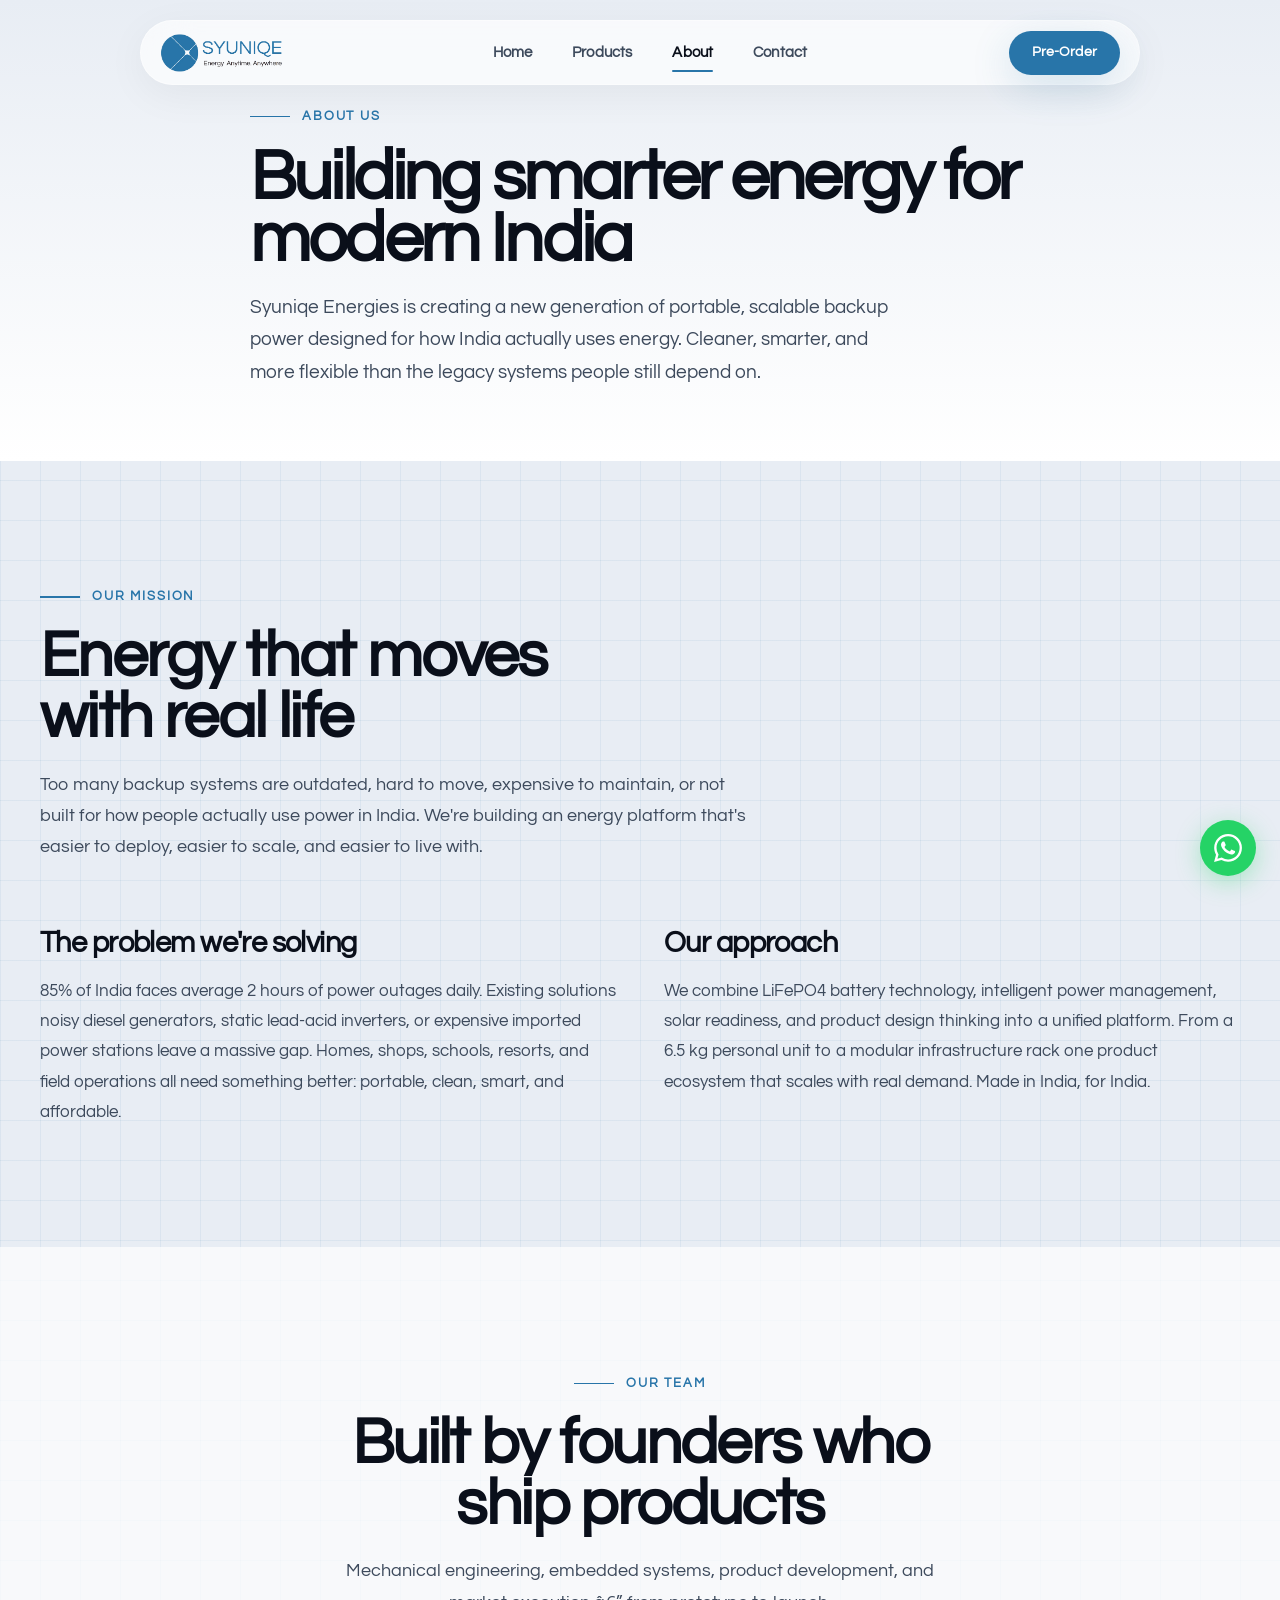
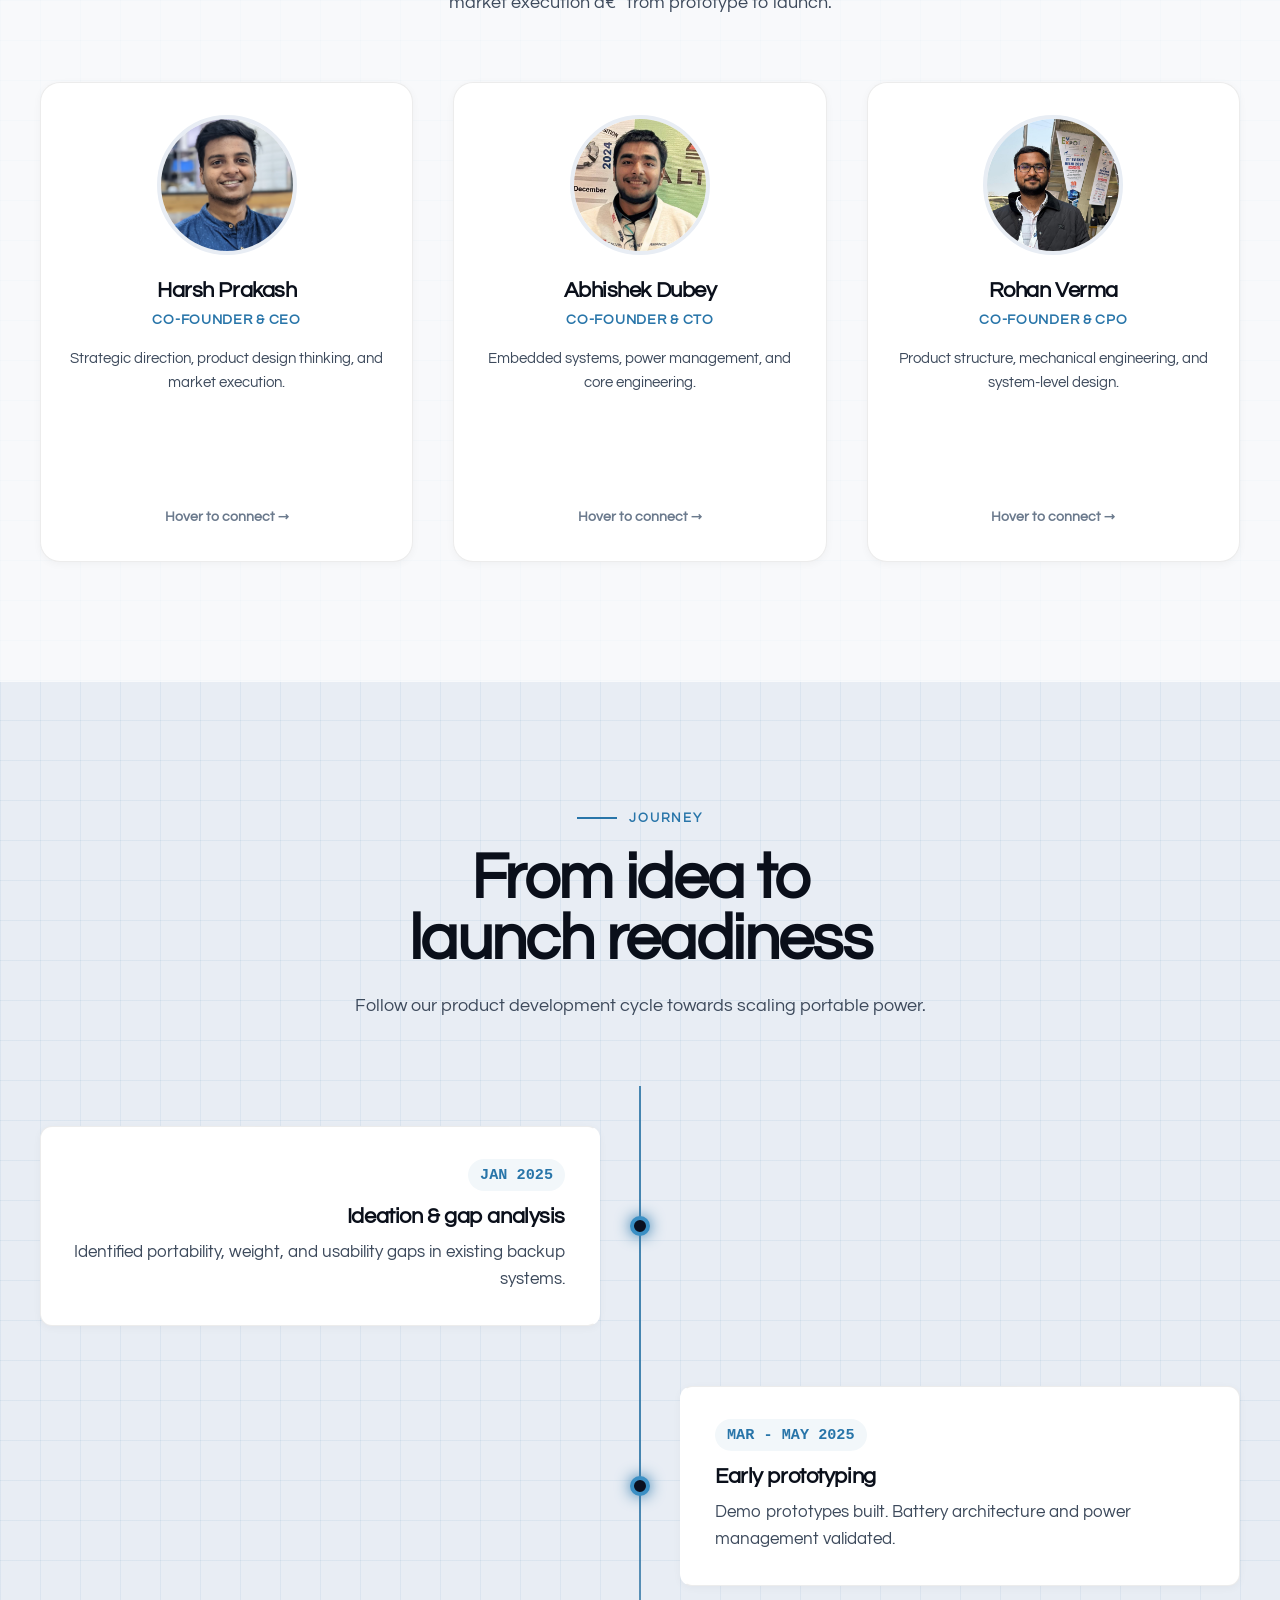
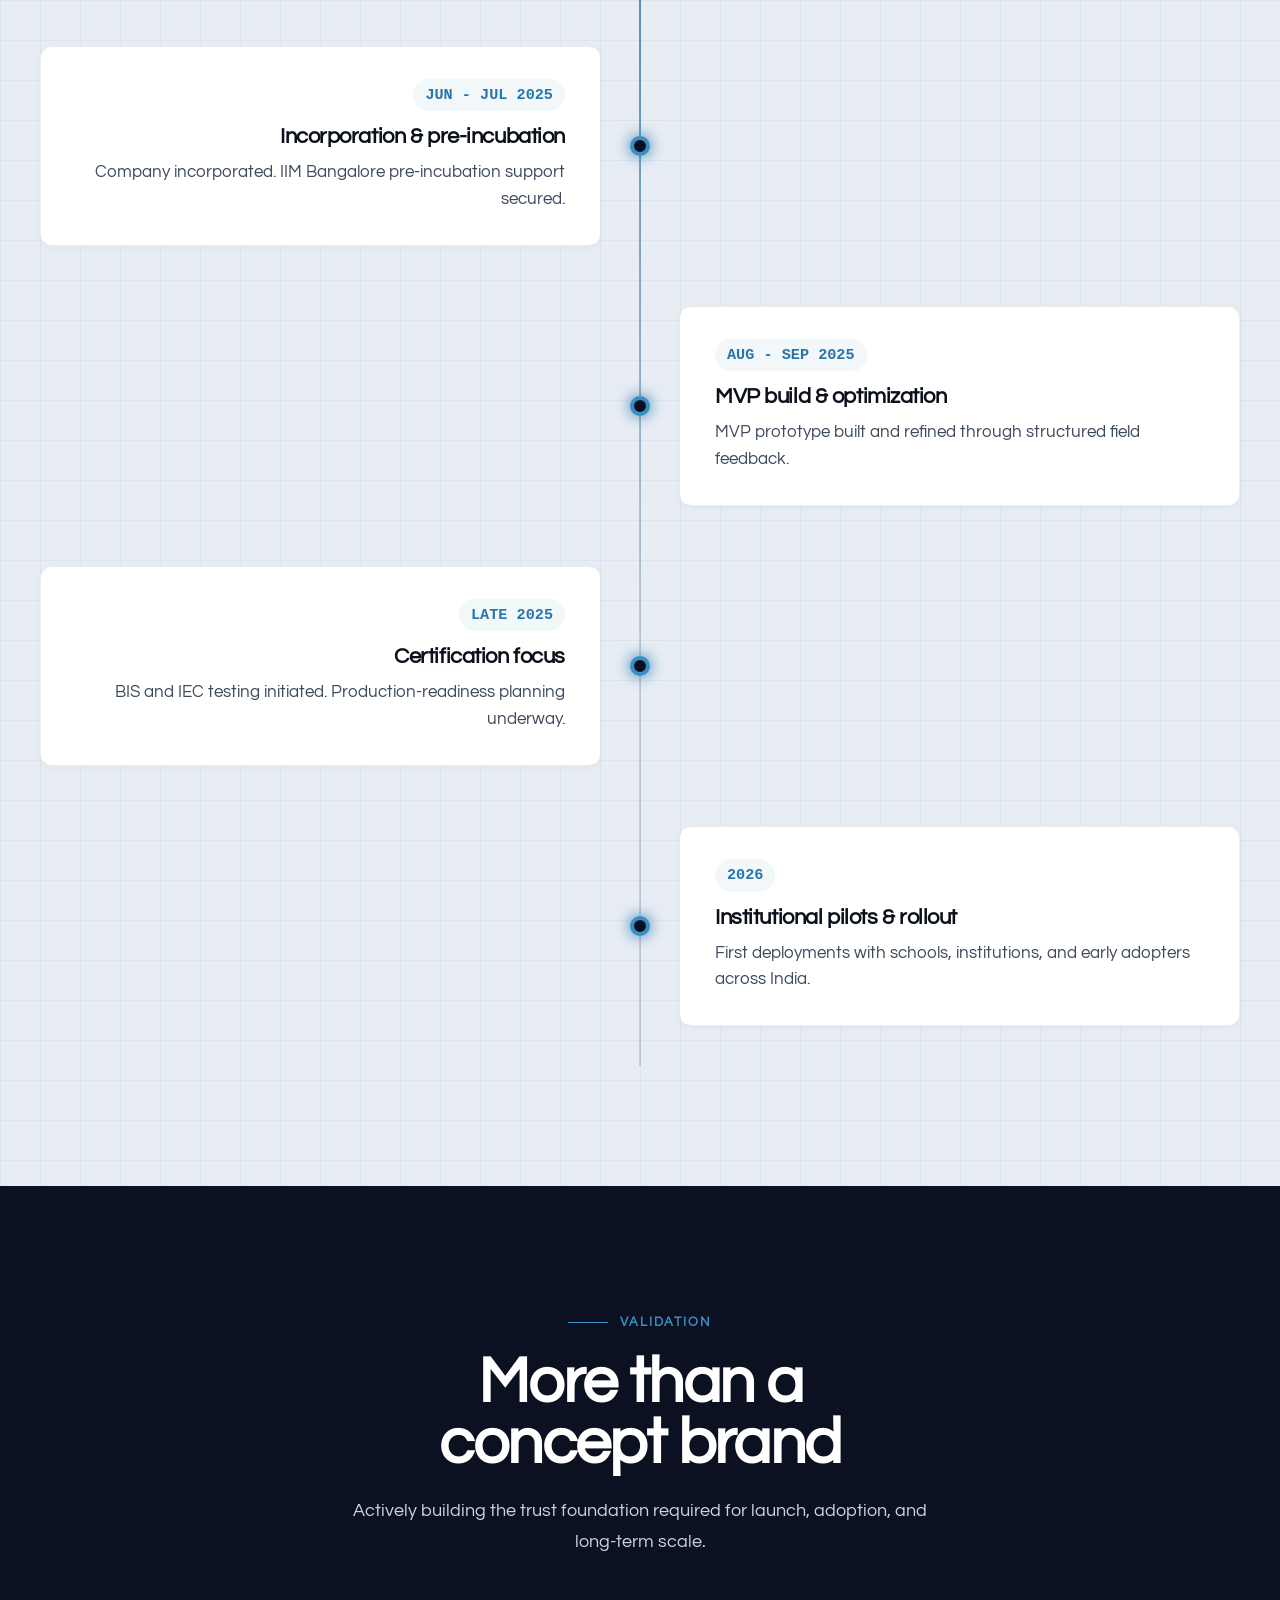
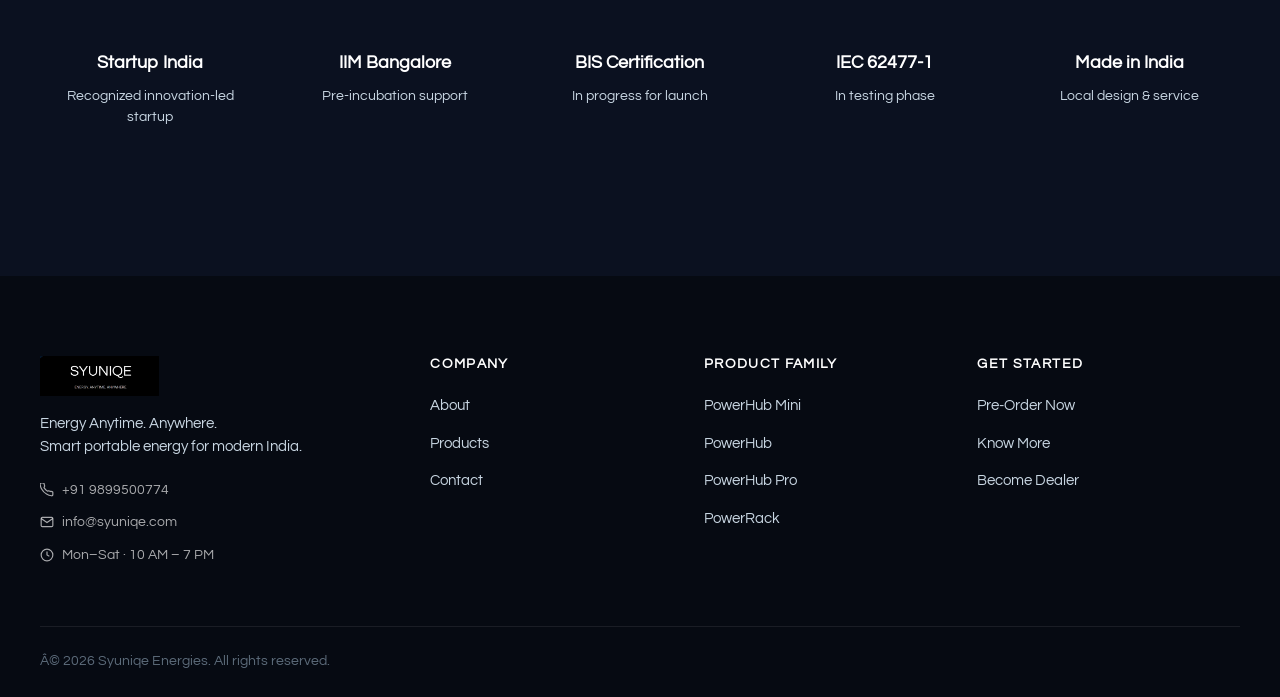
<file: about.html>
<!DOCTYPE html>
<html lang="en">
<head>
  <meta charset="UTF-8" />
  <meta name="viewport" content="width=device-width, initial-scale=1.0" />
  <title>About | Syuniqe Energies</title>
  <meta name="description" content="Learn about Syuniqe Energies â€” our mission, team, product vision, and journey building smart portable energy for modern India." />
  <link rel="icon" href="assets/favicon.ico" />
  <link rel="stylesheet" href="css/styles.css" />
</head>
<body>

  <!-- DYNAMIC ISLAND NAVIGATION -->
  <div class="navbar-wrapper">
    <nav class="navbar">
      <a href="index.html" class="nav-brand">
        <img src="assets/NavLogo.png" alt="Syuniqe Energies">
      </a>
      <div class="nav-links">
        <a href="index.html">Home</a>
        <a href="products.html">Products</a>
        <a href="about.html" class="active">About</a>
        <a href="contact.html">Contact</a>
      </div>
      <div class="nav-actions">
        <a href="contact.html#preorder" class="btn btn--primary btn--sm">Pre-Order</a>
      </div>
      <button class="nav-toggle" aria-label="Toggle menu">
        <svg width="24" height="24" fill="none" stroke="currentColor" stroke-width="2"><path d="M3 6h18M3 12h18M3 18h18"/></svg>
      </button>
    </nav>
  </div>

  <main>

    <!-- PAGE HERO -->
    <section class="page-hero">
      <div class="container page-hero-inner reveal">
        <div class="section-label">About Us</div>
        <h1>Building smarter energy for modern&nbsp;India</h1>
        <p>
          Syuniqe Energies is creating a new generation of portable, scalable backup power
          designed for how India actually uses energy. Cleaner, smarter, and more flexible
          than the legacy systems people still depend on.
        </p>
      </div>
    </section>

    <!-- â•â•â•â•â•â•â•â•â•â•â•â•â•â•â•â•â•â•â•â•â•â•â•â•â•â•â•â•â•â•â•â•â•â•â•â•â•â•â•â•
         MISSION â€” SINGLE POWERFUL STATEMENT
         â•â•â•â•â•â•â•â•â•â•â•â•â•â•â•â•â•â•â•â•â•â•â•â•â•â•â•â•â•â•â•â•â•â•â•â•â•â•â•â• -->
    <section class="section">
      <div class="container">
        <div class="section-header reveal" style="max-width:820px;">
          <div class="section-label">Our Mission</div>
          <h2>Energy that moves with&nbsp;real&nbsp;life</h2>
          <p style="max-width:720px;">
            Too many backup systems are outdated, hard to move, expensive to maintain,
            or not built for how people actually use power in India. We're building an energy platform
            that's easier to deploy, easier to scale, and easier to live with.
          </p>
        </div>

        <div style="display:grid;grid-template-columns:1fr 1fr;gap:48px;align-items:start;" class="reveal">
          <div>
            <h3 style="margin-bottom:16px;">The problem we're solving</h3>
            <p style="color:var(--ink-secondary);font-size:1.05rem;line-height:1.8;">
              85% of India faces average 2 hours of power outages daily. Existing solutions noisy diesel generators, static lead-acid inverters, or expensive imported power stations
               leave a massive gap. Homes, shops, schools, resorts, and field operations all need
              something better: portable, clean, smart, and affordable.
            </p>
          </div>
          <div>
            <h3 style="margin-bottom:16px;">Our approach</h3>
            <p style="color:var(--ink-secondary);font-size:1.05rem;line-height:1.8;">
              We combine LiFePO4 battery technology, intelligent power management, solar readiness,
              and product design thinking into a unified platform. From a 6.5 kg personal unit to
              a modular infrastructure rack one product ecosystem that scales with real demand.
              Made in India, for India.
            </p>
          </div>
        </div>
      </div>
    </section>

    <!-- â•â•â•â•â•â•â•â•â•â•â•â•â•â•â•â•â•â•â•â•â•â•â•â•â•â•â•â•â•â•â•â•â•â•â•â•â•â•â•â•
         TEAM â€” EQUAL FOUNDING GRID
         â•â•â•â•â•â•â•â•â•â•â•â•â•â•â•â•â•â•â•â•â•â•â•â•â•â•â•â•â•â•â•â•â•â•â•â•â•â•â•â• -->
    <section class="section" style="background: rgba(255,255,255,0.7);">
      <div class="container">
        <div class="section-header centered reveal">
          <div class="section-label">Our Team</div>
          <h2>Built by founders who ship&nbsp;products</h2>
          <p>Mechanical engineering, embedded systems, product development, and market execution â€” from prototype to launch.</p>
        </div>

        <div class="team-grid reveal">

          <!-- Harsh -->
          <div class="flip-card">
            <div class="flip-card-inner">
              <div class="flip-card-front">
                <div class="team-member-img">
                  <img src="assets/team-harsh.jpg" alt="Harsh Prakash" />
                </div>
                <h3>Harsh Prakash</h3>
                <span class="role">Co-Founder &amp; CEO</span>
                <p>Strategic direction, product design thinking, and market execution.</p>
                <div class="flip-hint">Hover to connect &rarr;</div>
              </div>
              <div class="flip-card-back">
                <div class="flip-avatar">HP</div>
                <h3>Harsh Prakash</h3>
                <span class="role">Co-Founder &amp; CEO</span>
                <p style="color:rgba(255,255,255,0.75);font-size:0.9rem;margin:12px 0 24px;">Shapes everything from brand to go-to-market strategy.</p>
                <div class="flip-socials">
                  <a href="https://www.linkedin.com/in/thehguy/" target="_blank" class="social-btn">
                    <svg width="18" height="18" viewBox="0 0 24 24" fill="currentColor"><path d="M16 8a6 6 0 016 6v7h-4v-7a2 2 0 00-2-2 2 2 0 00-2 2v7h-4v-7a6 6 0 016-6zM2 9h4v12H2z"/><circle cx="4" cy="4" r="2"/></svg>
                    LinkedIn
                  </a>
                  <a href="mailto:harsh@syuniqe.com" class="social-btn">
                    <svg width="18" height="18" viewBox="0 0 24 24" fill="none" stroke="currentColor" stroke-width="2"><path d="M4 4h16c1.1 0 2 .9 2 2v12c0 1.1-.9 2-2 2H4c-1.1 0-2-.9-2-2V6c0-1.1.9-2 2-2z"/><polyline points="22,6 12,13 2,6"/></svg>
                    Email
                  </a>
                </div>
              </div>
            </div>
          </div>

          <!-- Abhishek -->
          <div class="flip-card">
            <div class="flip-card-inner">
              <div class="flip-card-front">
                <div class="team-member-img">
                  <img src="assets/team-abhishek.jpg" alt="Abhishek Dubey" />
                </div>
                <h3>Abhishek Dubey</h3>
                <span class="role">Co-Founder &amp; CTO</span>
                <p>Embedded systems, power management, and core engineering.</p>
                <div class="flip-hint">Hover to connect &rarr;</div>
              </div>
              <div class="flip-card-back">
                <div class="flip-avatar">AD</div>
                <h3>Abhishek Dubey</h3>
                <span class="role">Co-Founder &amp; CTO</span>
                <p style="color:rgba(255,255,255,0.75);font-size:0.9rem;margin:12px 0 24px;">Leads the technology and engineering behind every Syuniqe product.</p>
                <div class="flip-socials">
                  <a href="https://linkedin.com/in/abhishekdubeydtu" target="_blank" class="social-btn">
                    <svg width="18" height="18" viewBox="0 0 24 24" fill="currentColor"><path d="M16 8a6 6 0 016 6v7h-4v-7a2 2 0 00-2-2 2 2 0 00-2 2v7h-4v-7a6 6 0 016-6zM2 9h4v12H2z"/><circle cx="4" cy="4" r="2"/></svg>
                    LinkedIn
                  </a>
                  <a href="mailto:abhishek@syuniqe.com" class="social-btn">
                    <svg width="18" height="18" viewBox="0 0 24 24" fill="none" stroke="currentColor" stroke-width="2"><path d="M4 4h16c1.1 0 2 .9 2 2v12c0 1.1-.9 2-2 2H4c-1.1 0-2-.9-2-2V6c0-1.1.9-2 2-2z"/><polyline points="22,6 12,13 2,6"/></svg>
                    Email
                  </a>
                </div>
              </div>
            </div>
          </div>

          <!-- Rohan -->
          <div class="flip-card">
            <div class="flip-card-inner">
              <div class="flip-card-front">
                <div class="team-member-img">
                  <img src="assets/team-rohan.jpg" alt="Rohan Verma" />
                </div>
                <h3>Rohan Verma</h3>
                <span class="role">Co-Founder &amp; CPO</span>
                <p>Product structure, mechanical engineering, and system-level design.</p>
                <div class="flip-hint">Hover to connect &rarr;</div>
              </div>
              <div class="flip-card-back">
                <div class="flip-avatar">RV</div>
                <h3>Rohan Verma</h3>
                <span class="role">Co-Founder &amp; CPO</span>
                <p style="color:rgba(255,255,255,0.75);font-size:0.9rem;margin:12px 0 24px;">Drives the full Syuniqe product lineup from concept to execution.</p>
                <div class="flip-socials">
                  <a href="https://linkedin.com/in/rohanverma05" target="_blank" class="social-btn">
                    <svg width="18" height="18" viewBox="0 0 24 24" fill="currentColor"><path d="M16 8a6 6 0 016 6v7h-4v-7a2 2 0 00-2-2 2 2 0 00-2 2v7h-4v-7a6 6 0 016-6zM2 9h4v12H2z"/><circle cx="4" cy="4" r="2"/></svg>
                    LinkedIn
                  </a>
                  <a href="mailto:rohan@syuniqe.com" class="social-btn">
                    <svg width="18" height="18" viewBox="0 0 24 24" fill="none" stroke="currentColor" stroke-width="2"><path d="M4 4h16c1.1 0 2 .9 2 2v12c0 1.1-.9 2-2 2H4c-1.1 0-2-.9-2-2V6c0-1.1.9-2 2-2z"/><polyline points="22,6 12,13 2,6"/></svg>
                    Email
                  </a>
                </div>
              </div>
            </div>
          </div>

        </div>
      </div>
    </section>

    <!-- â• â• â• â• â• â• â• â• â• â• â• â• â• â• â• â• â• â• â• â• â• â• â• â• â• â• â• â• â• â• â• â• â• â• â• â• â• â• â• â• 
         JOURNEY â€” VERTICAL TIMELINE
         â• â• â• â• â• â• â• â• â• â• â• â• â• â• â• â• â• â• â• â• â• â• â• â• â• â• â• â• â• â• â• â• â• â• â• â• â• â• â• â•  -->
    <section class="section">
      <div class="container">
        <!-- Vertical Spine Timeline -->
        <div class="section-header centered reveal">
          <div class="section-label">Journey</div>
          <h2>From idea to launch&nbsp;readiness</h2>
          <p>Follow our product development cycle towards scaling portable power.</p>
        </div>
        
        
        <div class="glowing-timeline reveal">
          <div class="gt-item">
            <div class="gt-node"></div>
            <div class="gt-content">
              <span class="gt-date">JAN 2025</span>
              <h4>Ideation & gap analysis</h4>
              <p>Identified portability, weight, and usability gaps in existing backup systems.</p>
            </div>
          </div>
          
          <div class="gt-item">
            <div class="gt-node"></div>
            <div class="gt-content">
              <span class="gt-date">MAR - MAY 2025</span>
              <h4>Early prototyping</h4>
              <p>Demo prototypes built. Battery architecture and power management validated.</p>
            </div>
          </div>
          
          <div class="gt-item">
            <div class="gt-node"></div>
            <div class="gt-content">
              <span class="gt-date">JUN - JUL 2025</span>
              <h4>Incorporation & pre-incubation</h4>
              <p>Company incorporated. IIM Bangalore pre-incubation support secured.</p>
            </div>
          </div>
          
          <div class="gt-item">
            <div class="gt-node"></div>
            <div class="gt-content">
              <span class="gt-date">AUG - SEP 2025</span>
              <h4>MVP build & optimization</h4>
              <p>MVP prototype built and refined through structured field feedback.</p>
            </div>
          </div>
          
          <div class="gt-item">
            <div class="gt-node"></div>
            <div class="gt-content">
              <span class="gt-date">LATE 2025</span>
              <h4>Certification focus</h4>
              <p>BIS and IEC testing initiated. Production-readiness planning underway.</p>
            </div>
          </div>
          
          <div class="gt-item">
            <div class="gt-node"></div>
            <div class="gt-content">
              <span class="gt-date">2026</span>
              <h4>Institutional pilots & rollout</h4>
              <p>First deployments with schools, institutions, and early adopters across India.</p>
            </div>
          </div>
        </div>
        
      </div>
    </section>

    <!-- â•â•â•â•â•â•â•â•â•â•â•â•â•â•â•â•â•â•â•â•â•â•â•â•â•â•â•â•â•â•â•â•â•â•â•â•â•â•â•â•
         TRUST MARKERS
         â•â•â•â•â•â•â•â•â•â•â•â•â•â•â•â•â•â•â•â•â•â•â•â•â•â•â•â•â•â•â•â•â•â•â•â•â•â•â•â• -->
    <section class="section dark-band">
      <div class="container">
        <div class="section-header centered reveal">
          <div class="section-label">Validation</div>
          <h2>More than a concept&nbsp;brand</h2>
          <p>Actively building the trust foundation required for launch, adoption, and long-term scale.</p>
        </div>
        <div class="dark-features reveal">
          <div class="dark-feature">
            <strong>Startup India</strong>
            <span>Recognized innovation-led startup</span>
          </div>
          <div class="dark-feature">
            <strong>IIM Bangalore</strong>
            <span>Pre-incubation support</span>
          </div>
          <div class="dark-feature">
            <strong>BIS Certification</strong>
            <span>In progress for launch</span>
          </div>
          <div class="dark-feature">
            <strong>IEC 62477-1</strong>
            <span>In testing phase</span>
          </div>
          <div class="dark-feature">
            <strong>Made in India</strong>
            <span>Local design & service</span>
          </div>
        </div>
      </div>
    </section>



  </main>

  <footer class="footer">
    <div class="container footer-grid">
      <div class="footer-brand">
        <img src="assets/logo-white.png" alt="Syuniqe Energies" />
       <p>Energy Anytime. Anywhere.<br>Smart portable energy for modern India.</p>
        <div style="margin-top:20px;display:flex;flex-direction:column;gap:10px;font-size:0.88rem;">
          <div style="display:flex;align-items:center;gap:8px;color:rgba(255,255,255,0.65);">
            <svg width="14" height="14" viewBox="0 0 24 24" fill="none" stroke="currentColor" stroke-width="2"><path d="M22 16.92v3a2 2 0 01-2.18 2 19.79 19.79 0 01-8.63-3.07A19.5 19.5 0 013.07 10.8 19.79 19.79 0 01.22 2.18 2 2 0 012.18 0h3a2 2 0 012 1.72c.127.96.361 1.903.7 2.81a2 2 0 01-.45 2.11L6.91 7.91a16 16 0 006.16 6.16l1.27-.54a2 2 0 012.11.45c.907.339 1.85.573 2.81.7A2 2 0 0122 16.92z"/></svg>
            +91 9899500774
          </div>
          <div style="display:flex;align-items:center;gap:8px;color:rgba(255,255,255,0.65);">
            <svg width="14" height="14" viewBox="0 0 24 24" fill="none" stroke="currentColor" stroke-width="2"><path d="M4 4h16c1.1 0 2 .9 2 2v12c0 1.1-.9 2-2 2H4c-1.1 0-2-.9-2-2V6c0-1.1.9-2 2-2z"/><polyline points="22,6 12,13 2,6"/></svg>
            info@syuniqe.com
          </div>
          <div style="display:flex;align-items:center;gap:8px;color:rgba(255,255,255,0.65);">
            <svg width="14" height="14" viewBox="0 0 24 24" fill="none" stroke="currentColor" stroke-width="2"><circle cx="12" cy="12" r="10"/><polyline points="12 6 12 12 16 14"/></svg>
            Mon–Sat &middot; 10 AM – 7 PM
          </div>
        </div>
      </div>
      <div>
        <h4>Company</h4>
        <ul>
          <li><a href="about.html">About</a></li>
          <li><a href="products.html">Products</a></li>
          <li><a href="contact.html">Contact</a></li>
        </ul>
      </div>
      <div>
        <h4>Product Family</h4>
        <ul>
          <li><a href="products.html#mini">PowerHub Mini</a></li>
          <li><a href="products.html#powerhub">PowerHub</a></li>
          <li><a href="products.html#pro">PowerHub Pro</a></li>
          <li><a href="products.html#rack">PowerRack</a></li>
        </ul>
      </div>
      <div>
        <h4>Get Started</h4>
        <ul>
          <li><a href="contact.html#preorder">Pre-Order Now</a></li>
          <li><a href="contact.html#demo">Know More</a></li>
          <li><a href="contact.html#dealer">Become Dealer</a></li>
        </ul>
      </div>
    </div>
    <div class="container footer-bottom">Â© 2026 Syuniqe Energies. All rights reserved.</div>
  </footer>

  <a class="whatsapp-float" href="https://wa.me/919899500774" aria-label="Chat on WhatsApp">
    <svg viewBox="0 0 24 24" fill="currentColor"><path d="M17.472 14.382c-.297-.149-1.758-.867-2.03-.967-.273-.099-.471-.148-.67.15-.197.297-.767.966-.94 1.164-.173.199-.347.223-.644.075-.297-.15-1.255-.463-2.39-1.475-.883-.788-1.48-1.761-1.653-2.059-.173-.297-.018-.458.13-.606.134-.133.298-.347.446-.52.149-.174.198-.298.298-.497.099-.198.05-.371-.025-.52-.075-.149-.669-1.612-.916-2.207-.242-.579-.487-.5-.669-.51-.173-.008-.371-.01-.57-.01-.198 0-.52.074-.792.372-.272.297-1.04 1.016-1.04 2.479 0 1.462 1.065 2.875 1.213 3.074.149.198 2.096 3.2 5.077 4.487.709.306 1.262.489 1.694.625.712.227 1.36.195 1.871.118.571-.085 1.758-.719 2.006-1.413.248-.694.248-1.289.173-1.413-.074-.124-.272-.198-.57-.347m-5.421 7.403h-.004a9.87 9.87 0 01-5.031-1.378l-.361-.214-3.741.982.998-3.648-.235-.374a9.86 9.86 0 01-1.51-5.26c.001-5.45 4.436-9.884 9.888-9.884 2.64 0 5.122 1.03 6.988 2.898a9.825 9.825 0 012.893 6.994c-.003 5.45-4.437 9.884-9.885 9.884m8.413-18.297A11.815 11.815 0 0012.05 0C5.495 0 .16 5.335.157 11.892c0 2.096.547 4.142 1.588 5.945L.057 24l6.305-1.654a11.882 11.882 0 005.683 1.448h.005c6.554 0 11.89-5.335 11.893-11.893a11.821 11.821 0 00-3.48-8.413z"/></svg>
  </a>

  <script src="js/main.js"></script>
</body>
</html>
</file>
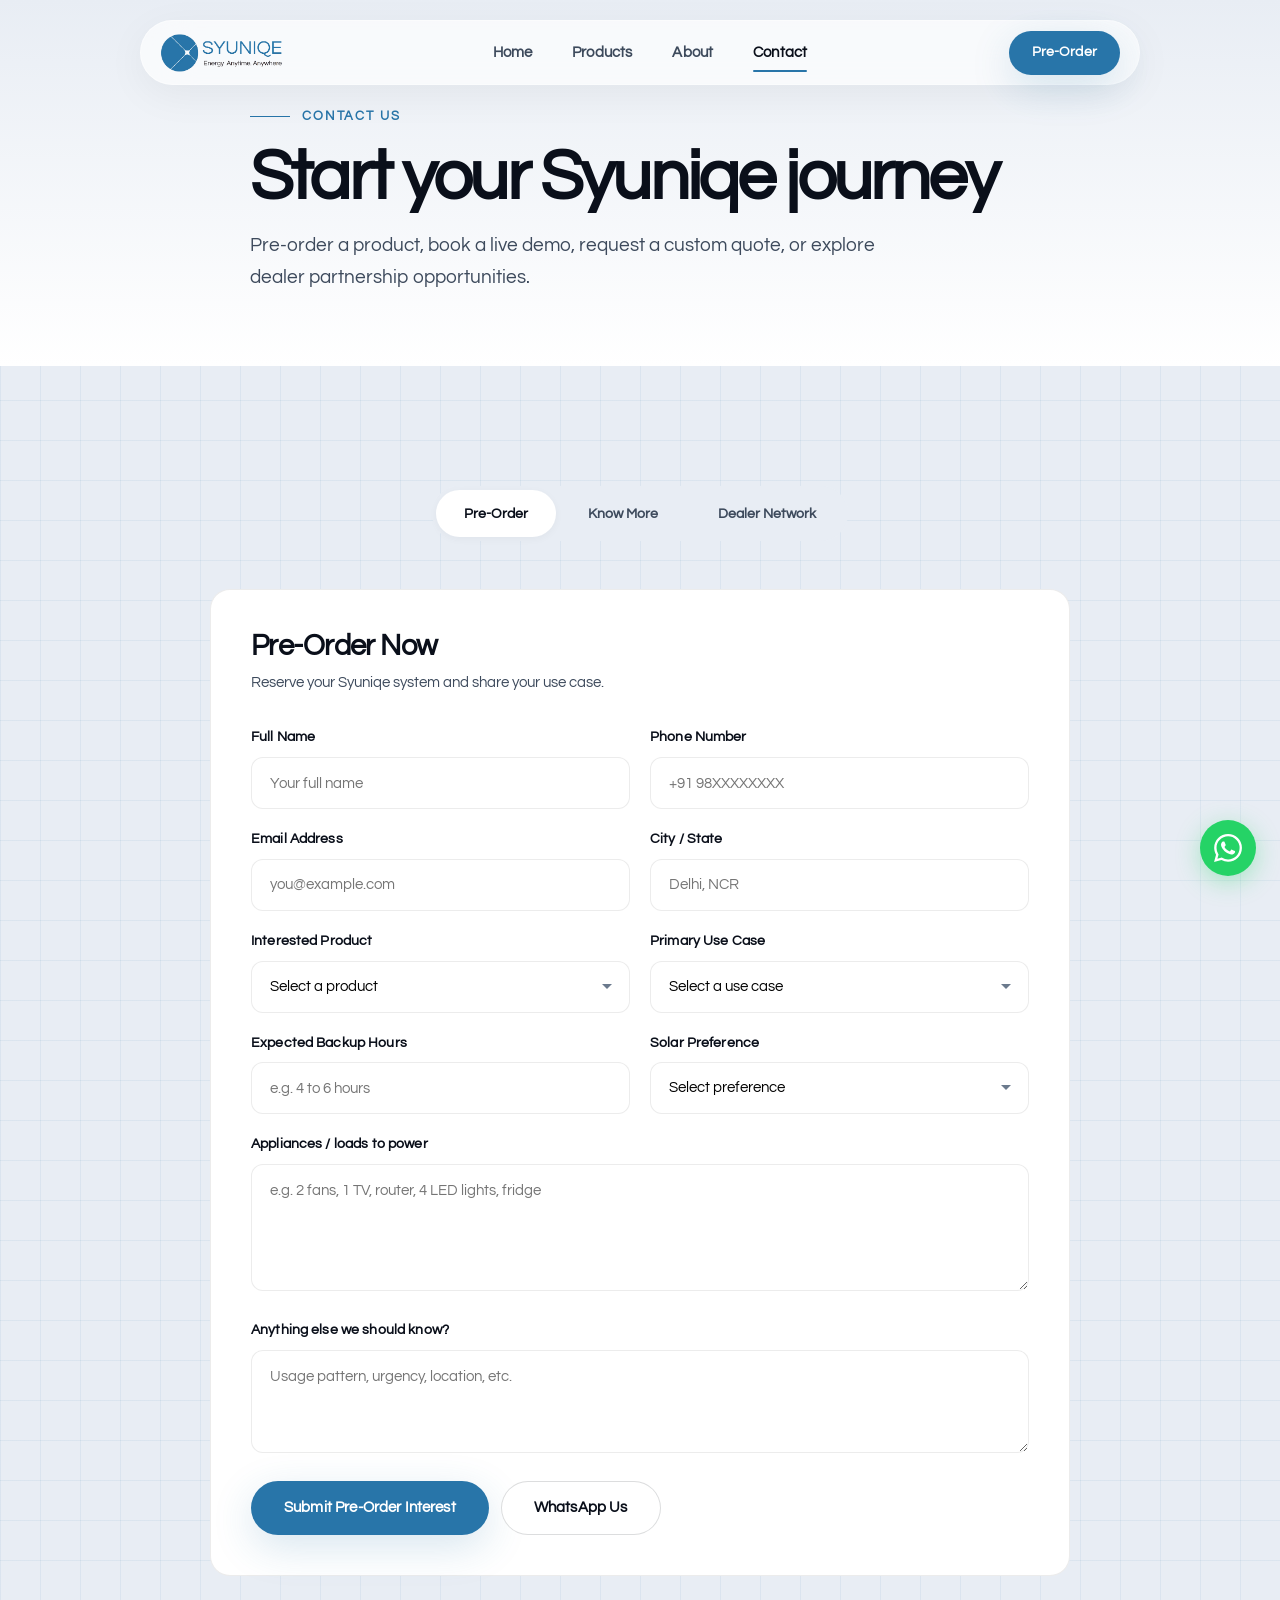
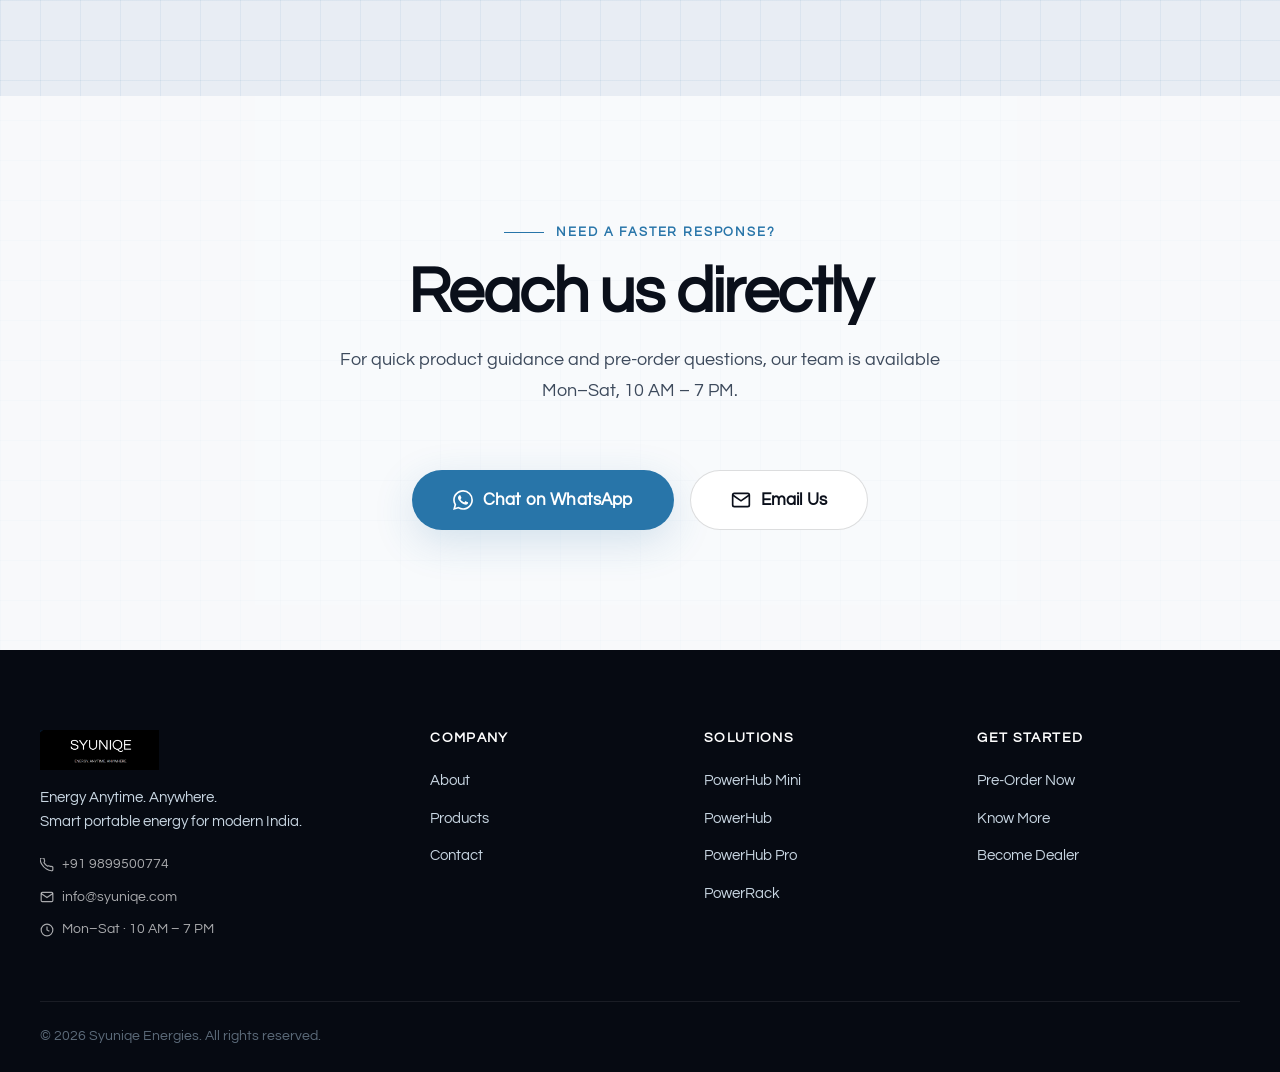
<file: contact.html>
<!DOCTYPE html>
<html lang="en">
<head>
  <meta charset="UTF-8" />
  <meta name="viewport" content="width=device-width, initial-scale=1.0" />
  <title>Contact | Syuniqe Energies</title>
  <meta name="description" content="Contact Syuniqe Energies for pre-orders, demos, dealer inquiries, custom B2B deployments, and support." />
  <link rel="icon" href="assets/favicon.ico" />
  <link rel="stylesheet" href="css/styles.css" />
</head>
<body>

  <!-- DYNAMIC ISLAND NAVIGATION -->
  <div class="navbar-wrapper">
    <nav class="navbar">
      <a href="index.html" class="nav-brand">
        <img src="assets/NavLogo.png" alt="Syuniqe Energies">
      </a>
      <div class="nav-links">
        <a href="index.html">Home</a>
        <a href="products.html">Products</a>
        <a href="about.html">About</a>
        <a href="contact.html" class="active">Contact</a>
      </div>
      <div class="nav-actions">
        <a href="#preorder" class="btn btn--primary btn--sm">Pre-Order</a>
      </div>
      <button class="nav-toggle" aria-label="Toggle menu">
        <svg width="24" height="24" fill="none" stroke="currentColor" stroke-width="2"><path d="M3 6h18M3 12h18M3 18h18"/></svg>
      </button>
    </nav>
  </div>

  <main>

    <!-- PAGE HERO -->
    <section class="page-hero">
      <div class="container page-hero-inner reveal">
        <div class="section-label">Contact Us</div>
        <h1>Start your Syuniqe&nbsp;journey</h1>
        <p>
          Pre-order a product, book a live demo, request a custom quote, or explore dealer partnership opportunities.
        </p>
      </div>
    </section>

    <!-- ════════════════════════════════════════
         TABBED FORMS — ONE AT A TIME
         ════════════════════════════════════════ -->
    <section class="section" id="contact-forms">
      <div class="container">

        <div class="contact-tabs reveal" id="contactTabs">
          <button class="contact-tab active" data-tab="preorder">Pre-Order</button>
          <button class="contact-tab" data-tab="knowmore">Know More</button>
          <button class="contact-tab" data-tab="dealer">Dealer Network</button>
        </div>

        <!-- PRE-ORDER FORM -->
        <div class="contact-panel active" id="preorder" data-panel="preorder">
          <div class="form-card reveal">
            <div style="margin-bottom:32px;">
              <h3 style="margin-bottom:8px;">Pre-Order Now</h3>
              <p style="color:var(--ink-secondary);font-size:.95rem;">Reserve your Syuniqe system and share your use case.</p>
            </div>
            <form class="form-grid" action="https://formspree.io/f/xjgppzyg" method="post">
              <div>
                <label for="preName">Full Name</label>
                <input class="input" id="preName" type="text" placeholder="Your full name" name="fullname"/>
              </div>
              <div>
                <label for="prePhone">Phone Number</label>
                <input class="input" id="prePhone" type="tel" placeholder="+91 98XXXXXXXX" name="phone"/>
              </div>
              <div>
                <label for="preEmail">Email Address</label>
                <input class="input" id="preEmail" type="email" placeholder="you@example.com" name="email" />
              </div>
              <div>
                <label for="preCity">City / State</label>
                <input class="input" id="preCity" type="text" placeholder="Delhi, NCR" name="city"/>
              </div>
              <div>
                <label for="preProduct">Interested Product</label>
                <select class="input" id="preProduct" name="product">
                  <option value="">Select a product</option>
                  <option>PowerHub Mini</option>
                  <option>PowerHub</option>
                  <option>PowerHub Pro</option>
                  <option>PowerRack</option>
                  <option>Expansion Battery</option>
                  <option>Not sure yet</option>
                </select>
              </div>
              <div>
                <label for="preUseCase">Primary Use Case</label>
                <select class="input" id="preUseCase" name="use">
                  <option value="">Select a use case</option>
                  <option>Home Backup</option>
                  <option>Shop / Small Business</option>
                  <option>School / Institution</option>
                  <option>Resort / Hospitality</option>
                  <option>Camping / Travel</option>
                  <option>Medical / Essential Backup</option>
                  <option>Custom B2B</option>
                </select>
              </div>
              <div>
                <label for="preHours">Expected Backup Hours</label>
                <input class="input" id="preHours" type="text" placeholder="e.g. 4 to 6 hours" name="hours"/>
              </div>
              <div>
                <label for="preSolar">Solar Preference</label>
                <select class="input" id="preSolar" name="solar">
                  <option value="">Select preference</option>
                  <option>Yes, I want solar</option>
                  <option>Maybe later</option>
                  <option>Grid-only is fine</option>
                </select>
              </div>
              <div class="full">
                <label for="preLoads">Appliances / loads to power</label>
                <textarea class="input" id="preLoads" rows="4" placeholder="e.g. 2 fans, 1 TV, router, 4 LED lights, fridge" name="load"></textarea>
              </div>
              <div class="full">
                <label for="preNotes">Anything else we should know?</label>
                <textarea class="input" id="preNotes" rows="3" placeholder="Usage pattern, urgency, location, etc." name="comments"></textarea>
              </div>
              <div class="full" style="display:flex;gap:12px;flex-wrap:wrap;">
                <button type="submit" class="btn btn--primary">Submit Pre-Order Interest</button>
                <a href="https://wa.me/919899500774" class="btn btn--secondary">WhatsApp Us</a>
              </div>
            </form>
          </div>
        </div>

        <!-- KNOW MORE FORM (merged demo + quote) -->
        <div class="contact-panel" id="knowmore" data-panel="knowmore">
          <div class="form-card reveal">
            <div style="margin-bottom:32px;">
              <h3 style="margin-bottom:8px;">Know More / Get Custom Quote</h3>
              <p style="color:var(--ink-secondary);font-size:.95rem;">Request a live walkthrough, ask product questions, or get a custom quote for your setup.</p>
            </div>
            <form class="form-grid" action="https://formspree.io/f/xjgppzyg" method="post">
              <div>
                <label for="kmName">Full Name</label>
                <input class="input" id="kmName" type="text" placeholder="Your full name" />
              </div>
              <div>
                <label for="kmPhone">Phone Number</label>
                <input class="input" id="kmPhone" type="tel" placeholder="+91 98XXXXXXXX" />
              </div>
              <div>
                <label for="kmEmail">Email Address</label>
                <input class="input" id="kmEmail" type="email" placeholder="you@example.com" />
              </div>
              <div>
                <label for="kmProduct">Product of Interest</label>
                <select class="input" id="kmProduct">
                  <option value="">Select a product</option>
                  <option>PowerHub Mini</option>
                  <option>PowerHub</option>
                  <option>PowerHub Pro</option>
                  <option>PowerRack</option>
                  <option>Need recommendation</option>
                </select>
              </div>
              <div>
                <label for="kmMode">How to Connect?</label>
                <select class="input" id="kmMode">
                  <option value="">Select mode</option>
                  <option>Phone Call</option>
                  <option>Video Call</option>
                  <option>WhatsApp Call</option>
                  <option>In-Person Demo</option>
                </select>
              </div>
              <div>
                <label for="kmCity">City / State</label>
                <input class="input" id="kmCity" type="text" placeholder="Mumbai, Maharashtra" />
              </div>
              <div class="full">
                <label for="kmNeed">Tell us about your need</label>
                <textarea class="input" id="kmNeed" rows="4" placeholder="Describe your use case, load, outage hours, etc."></textarea>
              </div>
              <div class="full" style="display:flex;gap:12px;flex-wrap:wrap;">
                <button type="submit" class="btn btn--primary">Send Enquiry</button>
                <a href="https://wa.me/919899500774" class="btn btn--secondary">WhatsApp Us</a>
              </div>
            </form>
          </div>
        </div>

        <!-- QUOTE FORM -->
        <div class="contact-panel" id="quote" data-panel="quote">
          <div class="form-card reveal">
            <div style="margin-bottom:32px;">
              <h3 style="margin-bottom:8px;">Request a Quote</h3>
              <p style="color:var(--ink-secondary);font-size:.95rem;">For PowerHub Pro, PowerRack, expansion batteries, and custom B2B deployments.</p>
            </div>
            <form class="form-grid" action="https://formspree.io/f/xjgppzyg" method="post">
              <div>
                <label for="quoteName">Full Name</label>
                <input class="input" id="quoteName" type="text" placeholder="Your full name" />
              </div>
              <div>
                <label for="quoteCompany">Company / Organization</label>
                <input class="input" id="quoteCompany" type="text" placeholder="Organization name" />
              </div>
              <div>
                <label for="quotePhone">Phone Number</label>
                <input class="input" id="quotePhone" type="tel" placeholder="+91 98XXXXXXXX" />
              </div>
              <div>
                <label for="quoteEmail">Email Address</label>
                <input class="input" id="quoteEmail" type="email" placeholder="you@example.com" />
              </div>
              <div>
                <label for="quoteCity">City / State</label>
                <input class="input" id="quoteCity" type="text" placeholder="Mumbai, Maharashtra" />
              </div>
              <div>
                <label for="quoteType">Inquiry Type</label>
                <select class="input" id="quoteType">
                  <option value="">Select inquiry type</option>
                  <option>PowerHub Pro</option>
                  <option>PowerRack</option>
                  <option>Expansion Battery</option>
                  <option>School / Institution</option>
                  <option>Hotel / Resort</option>
                  <option>Dealer / Partner</option>
                  <option>Custom B2B Deployment</option>
                </select>
              </div>
              <div>
                <label for="quoteLoad">Expected Load</label>
                <input class="input" id="quoteLoad" type="text" placeholder="e.g. 2kW continuous" />
              </div>
              <div>
                <label for="quoteRuntime">Expected Runtime</label>
                <input class="input" id="quoteRuntime" type="text" placeholder="e.g. 6 hours daily backup" />
              </div>
              <div class="full">
                <label for="quoteDetails">Project Details</label>
                <textarea class="input" id="quoteDetails" rows="5" placeholder="Describe the site, loads, usage pattern, scale, and any special requirements."></textarea>
              </div>
              <div class="full" style="display:flex;gap:12px;flex-wrap:wrap;">
                <button type="submit" class="btn btn--primary">Request Quote</button>
                <a href="https://wa.me/919899500774" class="btn btn--secondary">Discuss on WhatsApp</a>
              </div>
            </form>
          </div>
        </div>

        <!-- DEALER FORM -->
        <div class="contact-panel" id="dealer" data-panel="dealer">
          <div class="form-card reveal">
            <div style="margin-bottom:32px;">
              <h3 style="margin-bottom:8px;">Become a Syuniqe Dealer</h3>
              <p style="color:var(--ink-secondary);font-size:.95rem;">Join our launch network as a dealer, distributor, installer, or channel partner.</p>
            </div>
            <form class="form-grid" action="https://formspree.io/f/xjgppzyg" method="post">
              <div>
                <label for="dealerName">Full Name</label>
                <input class="input" id="dealerName" type="text" placeholder="Your full name" />
              </div>
              <div>
                <label for="dealerPhone">Phone Number</label>
                <input class="input" id="dealerPhone" type="tel" placeholder="+91 98XXXXXXXX" />
              </div>
              <div>
                <label for="dealerEmail">Email Address</label>
                <input class="input" id="dealerEmail" type="email" placeholder="you@example.com" />
              </div>
              <div>
                <label for="dealerCity">City / Region</label>
                <input class="input" id="dealerCity" type="text" placeholder="Bengaluru, Karnataka" />
              </div>
              <div>
                <label for="dealerCompany">Business Name</label>
                <input class="input" id="dealerCompany" type="text" placeholder="Your business name" />
              </div>
              <div>
                <label for="dealerType">Business Type</label>
                <select class="input" id="dealerType">
                  <option value="">Select type</option>
                  <option>Dealer</option>
                  <option>Distributor</option>
                  <option>Installer</option>
                  <option>Retailer</option>
                  <option>Channel Partner</option>
                </select>
              </div>
              <div class="full">
                <label for="dealerExperience">Relevant Experience</label>
                <textarea class="input" id="dealerExperience" rows="4" placeholder="Market, customer base, current categories, distribution strength."></textarea>
              </div>
              <div class="full" style="display:flex;gap:12px;flex-wrap:wrap;">
                <button type="submit" class="btn btn--primary">Submit Dealer Interest</button>
                <a href="https://wa.me/919899500774" class="btn btn--secondary">WhatsApp Partnership Team</a>
              </div>
            </form>
          </div>
        </div>

      </div>
    </section>

    <!-- QUICK CONTACT CTA -->
    <section class="section" style="background: rgba(255,255,255,0.7);">
      <div class="container">
        <div class="section-header centered reveal">
          <div class="section-label">Need a Faster Response?</div>
          <h2>Reach us directly</h2>
          <p>For quick product guidance and pre-order questions, our team is available Mon–Sat, 10 AM – 7 PM.</p>
        </div>
        <div style="display:flex;gap:16px;justify-content:center;flex-wrap:wrap;" class="reveal">
          <a href="https://wa.me/919899500774" class="btn btn--primary btn--lg" style="display:flex;align-items:center;gap:10px;">
            <svg width="20" height="20" viewBox="0 0 24 24" fill="currentColor"><path d="M17.472 14.382c-.297-.149-1.758-.867-2.03-.967-.273-.099-.471-.148-.67.15-.197.297-.767.966-.94 1.164-.173.199-.347.223-.644.075-.297-.15-1.255-.463-2.39-1.475-.883-.788-1.48-1.761-1.653-2.059-.173-.297-.018-.458.13-.606.134-.133.298-.347.446-.52.149-.174.198-.298.298-.497.099-.198.05-.371-.025-.52-.075-.149-.669-1.612-.916-2.207-.242-.579-.487-.5-.669-.51-.173-.008-.371-.01-.57-.01-.198 0-.52.074-.792.372-.272.297-1.04 1.016-1.04 2.479 0 1.462 1.065 2.875 1.213 3.074.149.198 2.096 3.2 5.077 4.487.709.306 1.262.489 1.694.625.712.227 1.36.195 1.871.118.571-.085 1.758-.719 2.006-1.413.248-.694.248-1.289.173-1.413-.074-.124-.272-.198-.57-.347m-5.421 7.403h-.004a9.87 9.87 0 01-5.031-1.378l-.361-.214-3.741.982.998-3.648-.235-.374a9.86 9.86 0 01-1.51-5.26c.001-5.45 4.436-9.884 9.888-9.884 2.64 0 5.122 1.03 6.988 2.898a9.825 9.825 0 012.893 6.994c-.003 5.45-4.437 9.884-9.885 9.884m8.413-18.297A11.815 11.815 0 0012.05 0C5.495 0 .16 5.335.157 11.892c0 2.096.547 4.142 1.588 5.945L.057 24l6.305-1.654a11.882 11.882 0 005.683 1.448h.005c6.554 0 11.89-5.335 11.893-11.893a11.821 11.821 0 00-3.48-8.413z"/></svg>
            Chat on WhatsApp
          </a>
          <a href="mailto:info@syuniqe.com" class="btn btn--secondary btn--lg" style="display:flex;align-items:center;gap:10px;">
            <svg width="20" height="20" viewBox="0 0 24 24" fill="none" stroke="currentColor" stroke-width="2"><path d="M4 4h16c1.1 0 2 .9 2 2v12c0 1.1-.9 2-2 2H4c-1.1 0-2-.9-2-2V6c0-1.1.9-2 2-2z"/><polyline points="22,6 12,13 2,6"/></svg>
            Email Us
          </a>
        </div>
      </div>
    </section>

  </main>

<script>
const form = document.querySelector("form");

form.addEventListener("submit", async function(e) {
  e.preventDefault();

  const data = new FormData(form);

  const response = await fetch(form.action, {
    method: "POST",
    body: data,
    headers: {
      'Accept': 'application/json'
    }
  });

  if (response.ok) {
    alert("Thanks! We'll contact you soon.");
    form.reset();
  } else {
    alert("Oops! Something went wrong.");
  }
});
</script>

  <footer class="footer">
    <div class="container footer-grid">
      <div class="footer-brand">
        <img src="assets/logo-white.png" alt="Syuniqe Energies" />
        <p>Energy Anytime. Anywhere.<br>Smart portable energy for modern India.</p>
        <div style="margin-top:20px;display:flex;flex-direction:column;gap:10px;font-size:0.88rem;">
          <div style="display:flex;align-items:center;gap:8px;color:rgba(255,255,255,0.65);">
            <svg width="14" height="14" viewBox="0 0 24 24" fill="none" stroke="currentColor" stroke-width="2"><path d="M22 16.92v3a2 2 0 01-2.18 2 19.79 19.79 0 01-8.63-3.07A19.5 19.5 0 013.07 10.8 19.79 19.79 0 01.22 2.18 2 2 0 012.18 0h3a2 2 0 012 1.72c.127.96.361 1.903.7 2.81a2 2 0 01-.45 2.11L6.91 7.91a16 16 0 006.16 6.16l1.27-.54a2 2 0 012.11.45c.907.339 1.85.573 2.81.7A2 2 0 0122 16.92z"/></svg>
            +91 9899500774
          </div>
          <div style="display:flex;align-items:center;gap:8px;color:rgba(255,255,255,0.65);">
            <svg width="14" height="14" viewBox="0 0 24 24" fill="none" stroke="currentColor" stroke-width="2"><path d="M4 4h16c1.1 0 2 .9 2 2v12c0 1.1-.9 2-2 2H4c-1.1 0-2-.9-2-2V6c0-1.1.9-2 2-2z"/><polyline points="22,6 12,13 2,6"/></svg>
            info@syuniqe.com
          </div>
          <div style="display:flex;align-items:center;gap:8px;color:rgba(255,255,255,0.65);">
            <svg width="14" height="14" viewBox="0 0 24 24" fill="none" stroke="currentColor" stroke-width="2"><circle cx="12" cy="12" r="10"/><polyline points="12 6 12 12 16 14"/></svg>
            Mon–Sat &middot; 10 AM – 7 PM
          </div>
        </div>
      </div>
      <div>
        <h4>Company</h4>
        <ul>
          <li><a href="about.html">About</a></li>
          <li><a href="products.html">Products</a></li>
          <li><a href="contact.html">Contact</a></li>
        </ul>
      </div>
      <div>
       <h4>Solutions</h4>
        <ul>
          <li><a href="products.html#mini">PowerHub Mini</a></li>
          <li><a href="products.html#powerhub">PowerHub</a></li>
          <li><a href="products.html#pro">PowerHub Pro</a></li>
          <li><a href="products.html#rack">PowerRack</a></li>
        </ul>
      </div>
      <div>
        <h4>Get Started</h4>
        <ul>
          <li><a href="contact.html#preorder">Pre-Order Now</a></li>
          <li><a href="contact.html#demo">Know More</a></li>
          <li><a href="contact.html#dealer">Become Dealer</a></li>
        </ul>
      </div>
    </div>
    <div class="container footer-bottom">© 2026 Syuniqe Energies. All rights reserved.</div>
  </footer>

  <a class="whatsapp-float" href="https://wa.me/919899500774" aria-label="Chat on WhatsApp">
    <svg viewBox="0 0 24 24" fill="currentColor"><path d="M17.472 14.382c-.297-.149-1.758-.867-2.03-.967-.273-.099-.471-.148-.67.15-.197.297-.767.966-.94 1.164-.173.199-.347.223-.644.075-.297-.15-1.255-.463-2.39-1.475-.883-.788-1.48-1.761-1.653-2.059-.173-.297-.018-.458.13-.606.134-.133.298-.347.446-.52.149-.174.198-.298.298-.497.099-.198.05-.371-.025-.52-.075-.149-.669-1.612-.916-2.207-.242-.579-.487-.5-.669-.51-.173-.008-.371-.01-.57-.01-.198 0-.52.074-.792.372-.272.297-1.04 1.016-1.04 2.479 0 1.462 1.065 2.875 1.213 3.074.149.198 2.096 3.2 5.077 4.487.709.306 1.262.489 1.694.625.712.227 1.36.195 1.871.118.571-.085 1.758-.719 2.006-1.413.248-.694.248-1.289.173-1.413-.074-.124-.272-.198-.57-.347m-5.421 7.403h-.004a9.87 9.87 0 01-5.031-1.378l-.361-.214-3.741.982.998-3.648-.235-.374a9.86 9.86 0 01-1.51-5.26c.001-5.45 4.436-9.884 9.888-9.884 2.64 0 5.122 1.03 6.988 2.898a9.825 9.825 0 012.893 6.994c-.003 5.45-4.437 9.884-9.885 9.884m8.413-18.297A11.815 11.815 0 0012.05 0C5.495 0 .16 5.335.157 11.892c0 2.096.547 4.142 1.588 5.945L.057 24l6.305-1.654a11.882 11.882 0 005.683 1.448h.005c6.554 0 11.89-5.335 11.893-11.893a11.821 11.821 0 00-3.48-8.413z"/></svg>
  </a>

  <script src="js/main.js"></script>
</body>
</html>
</file>
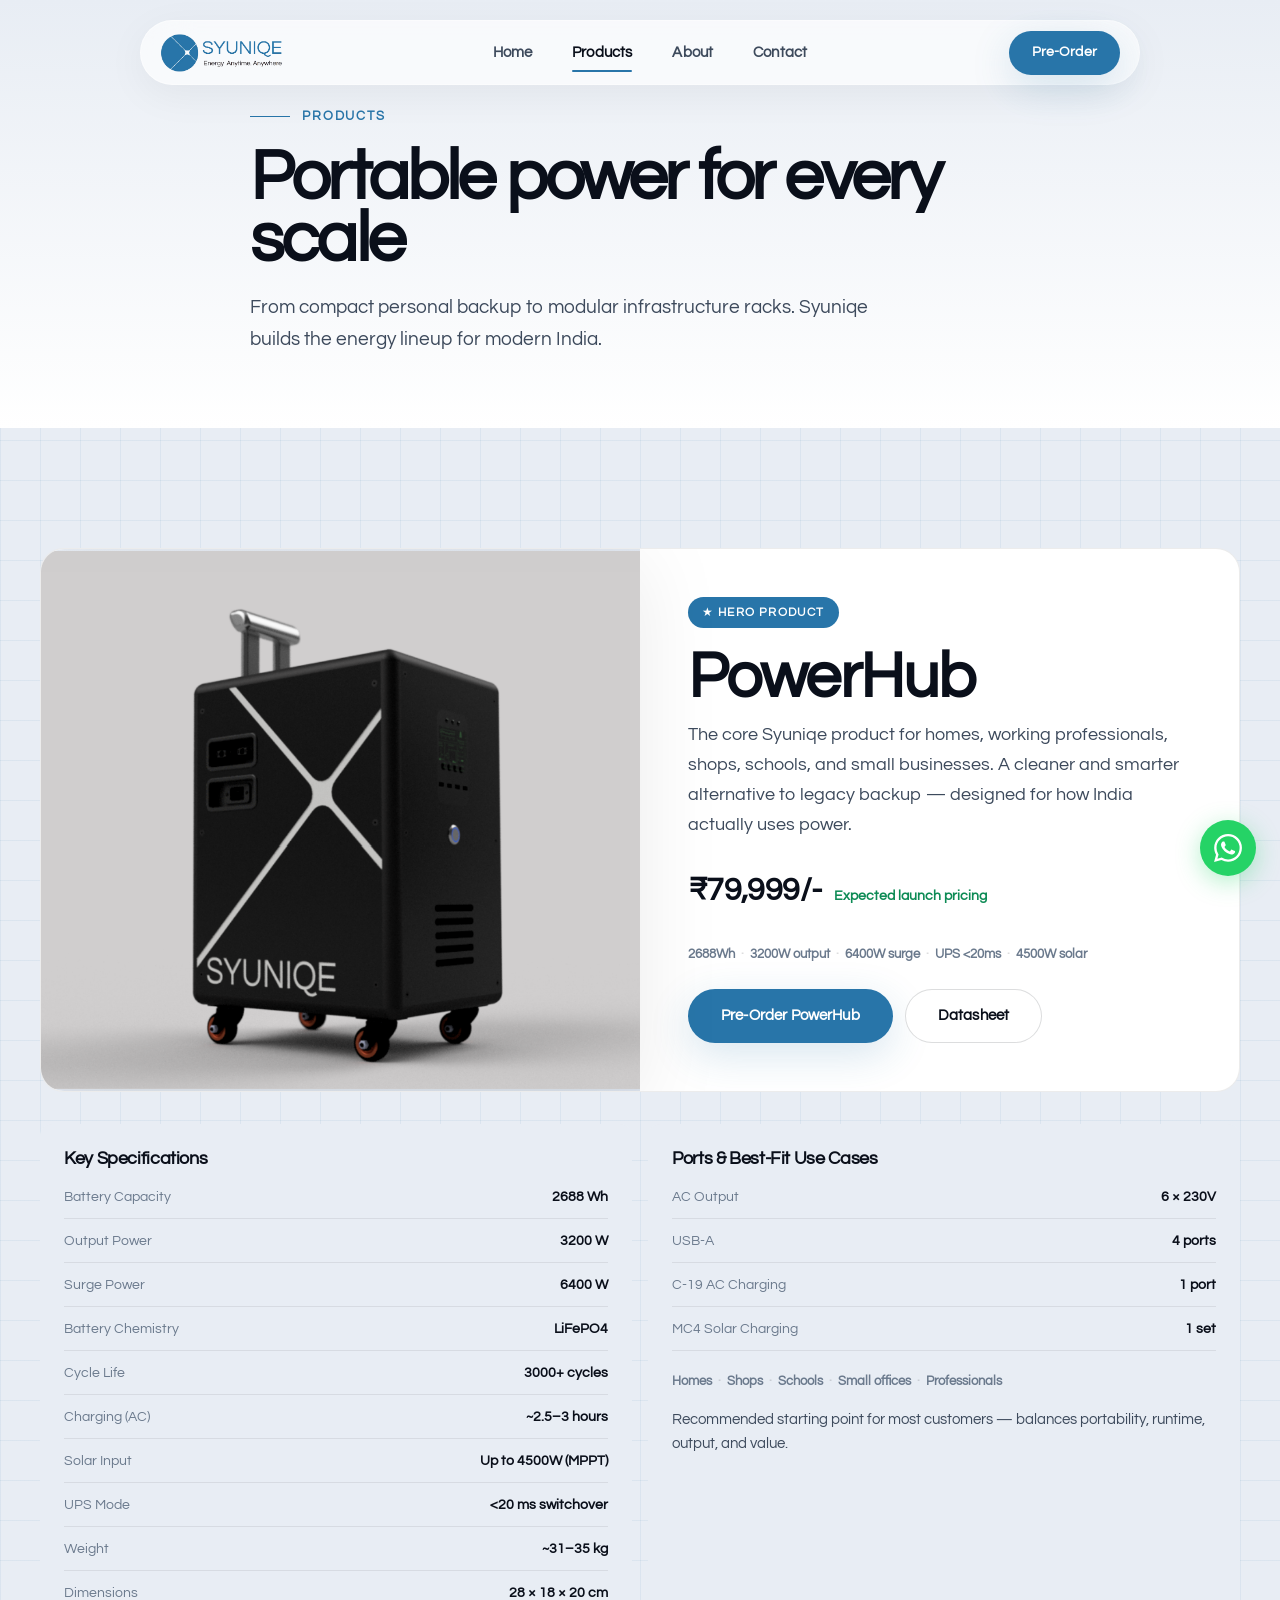
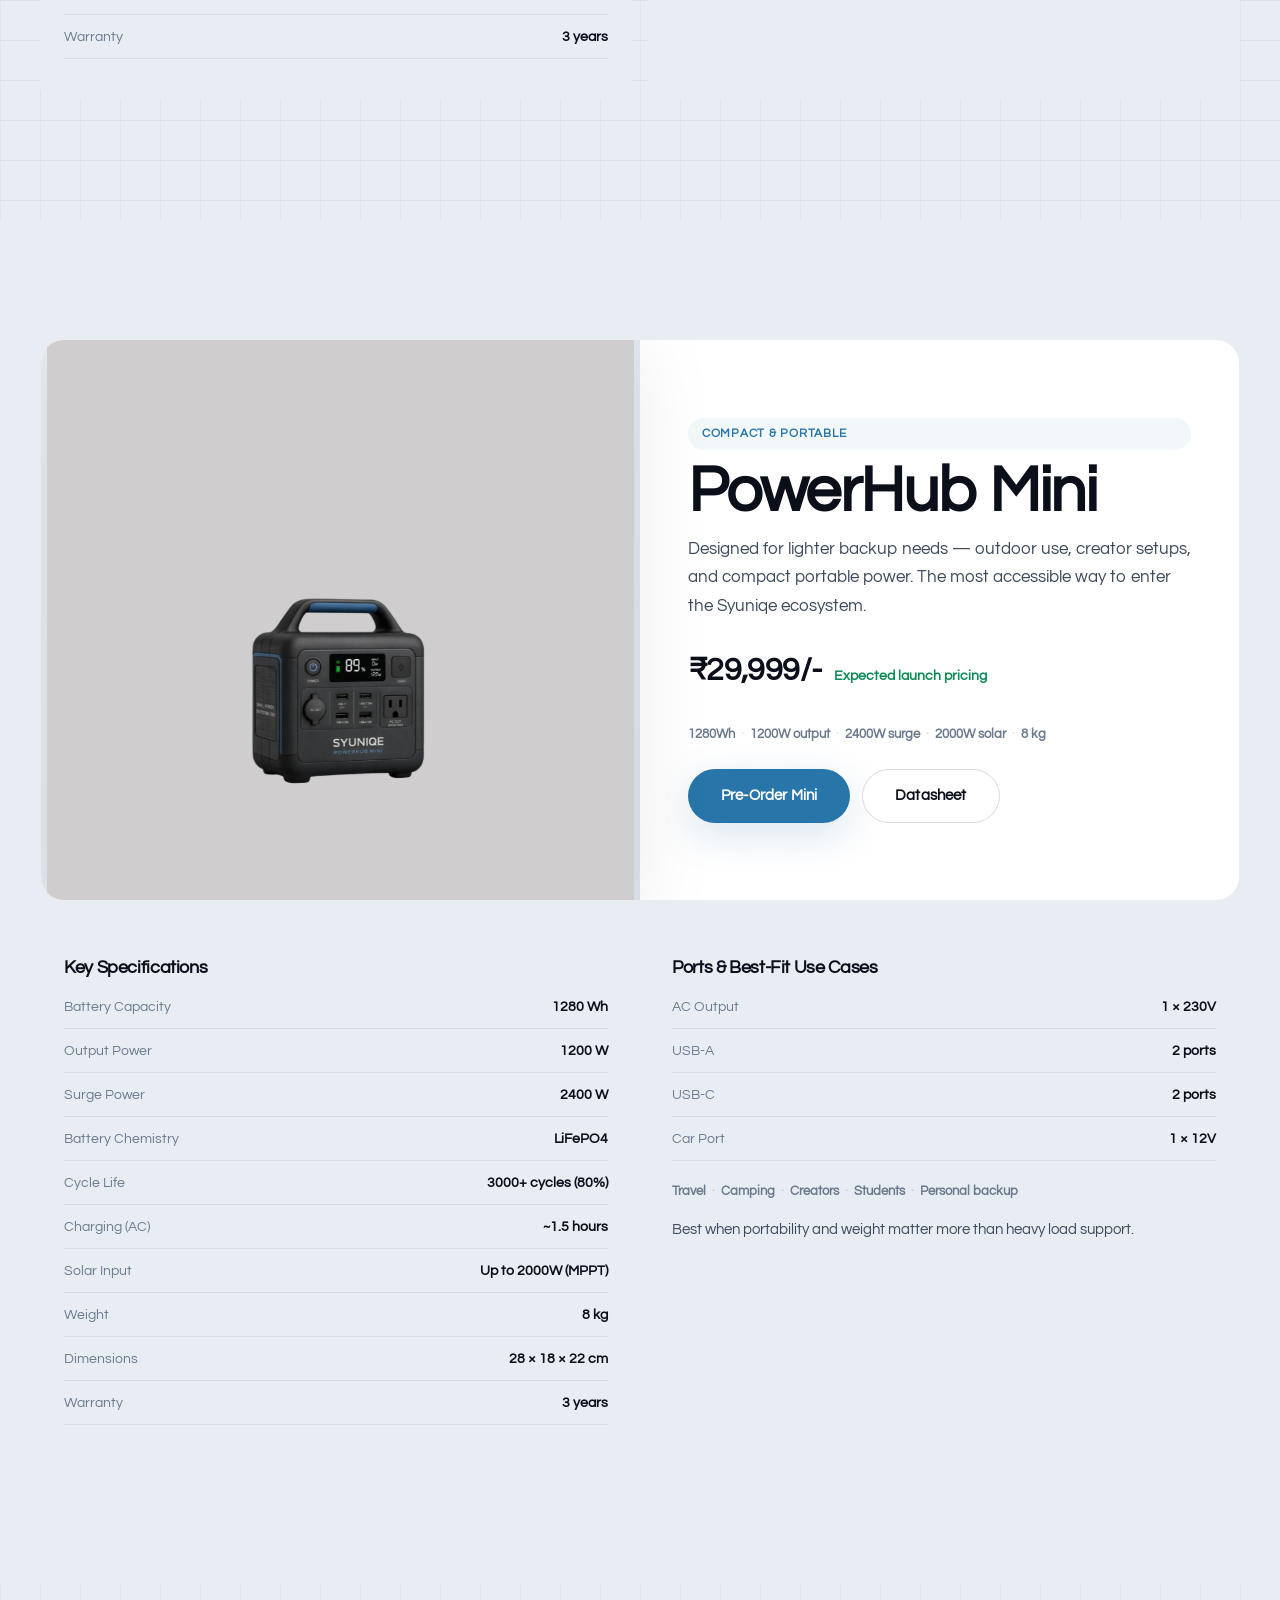
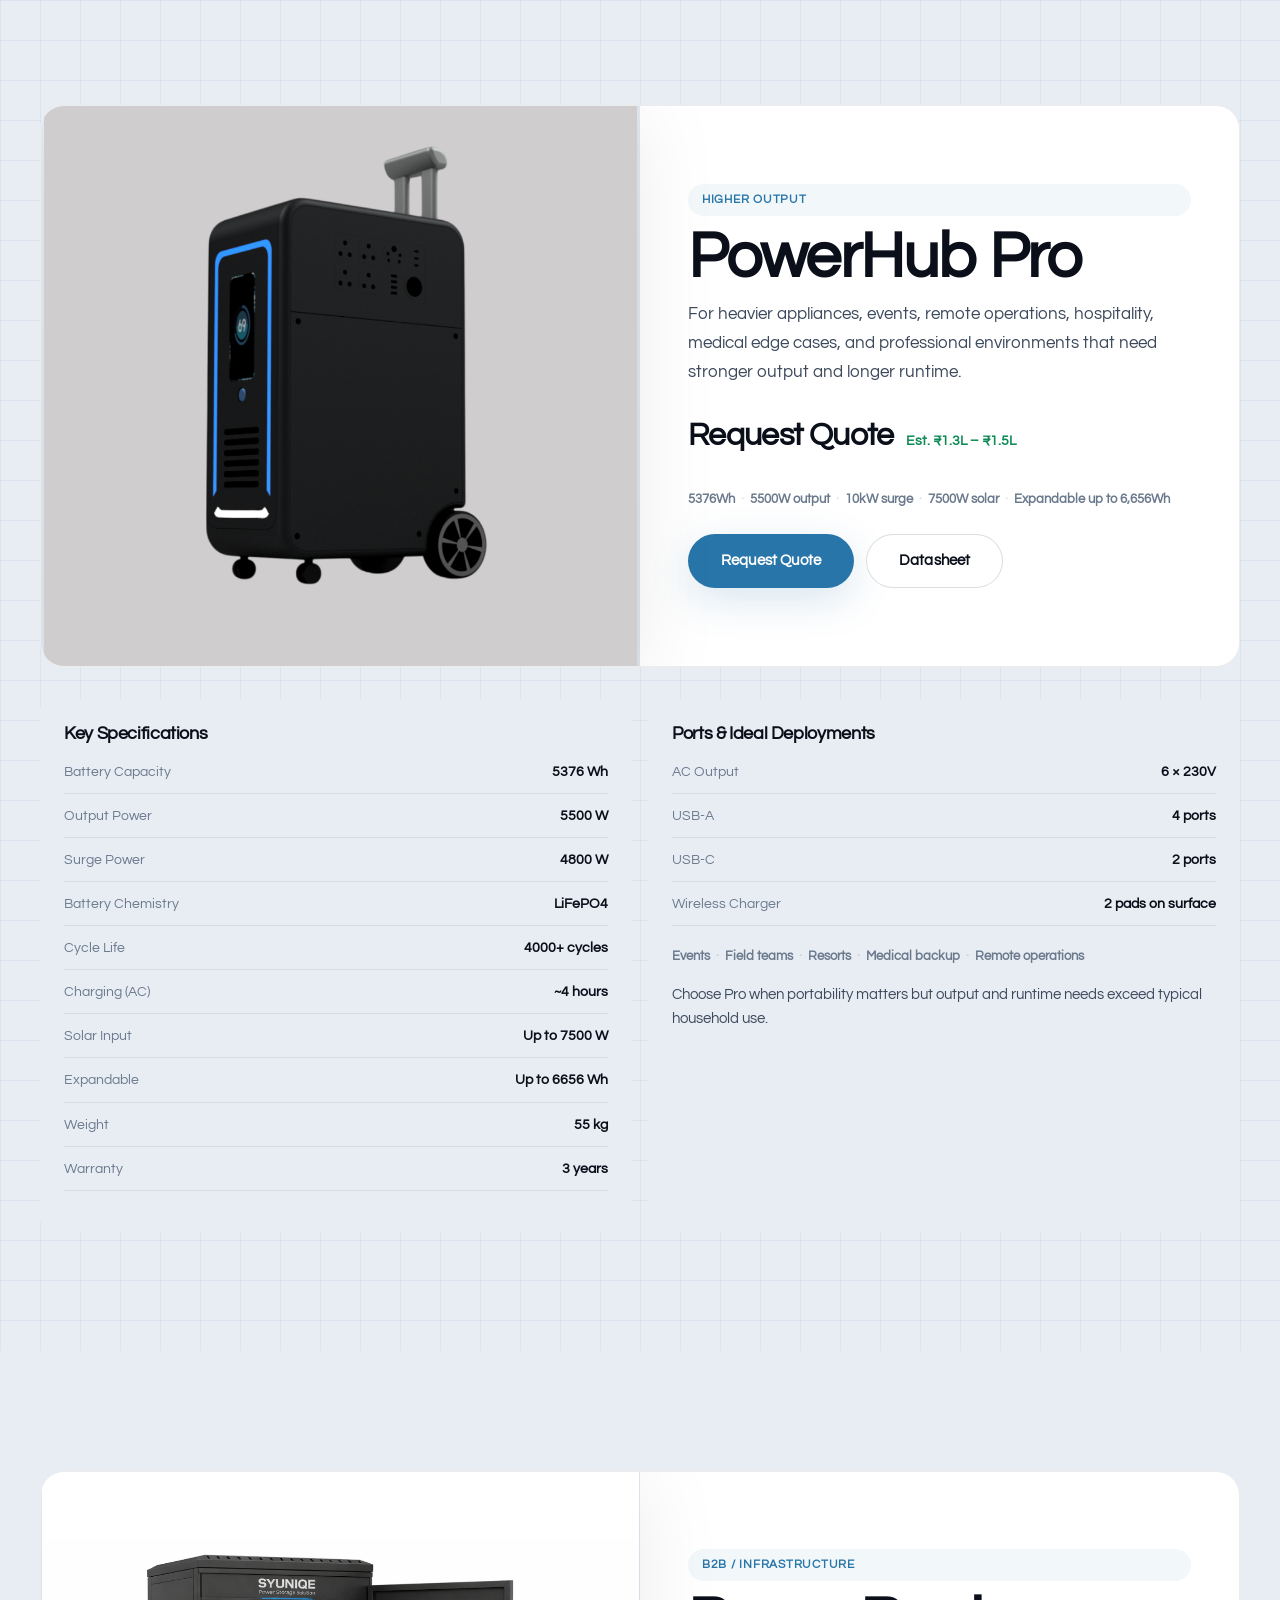
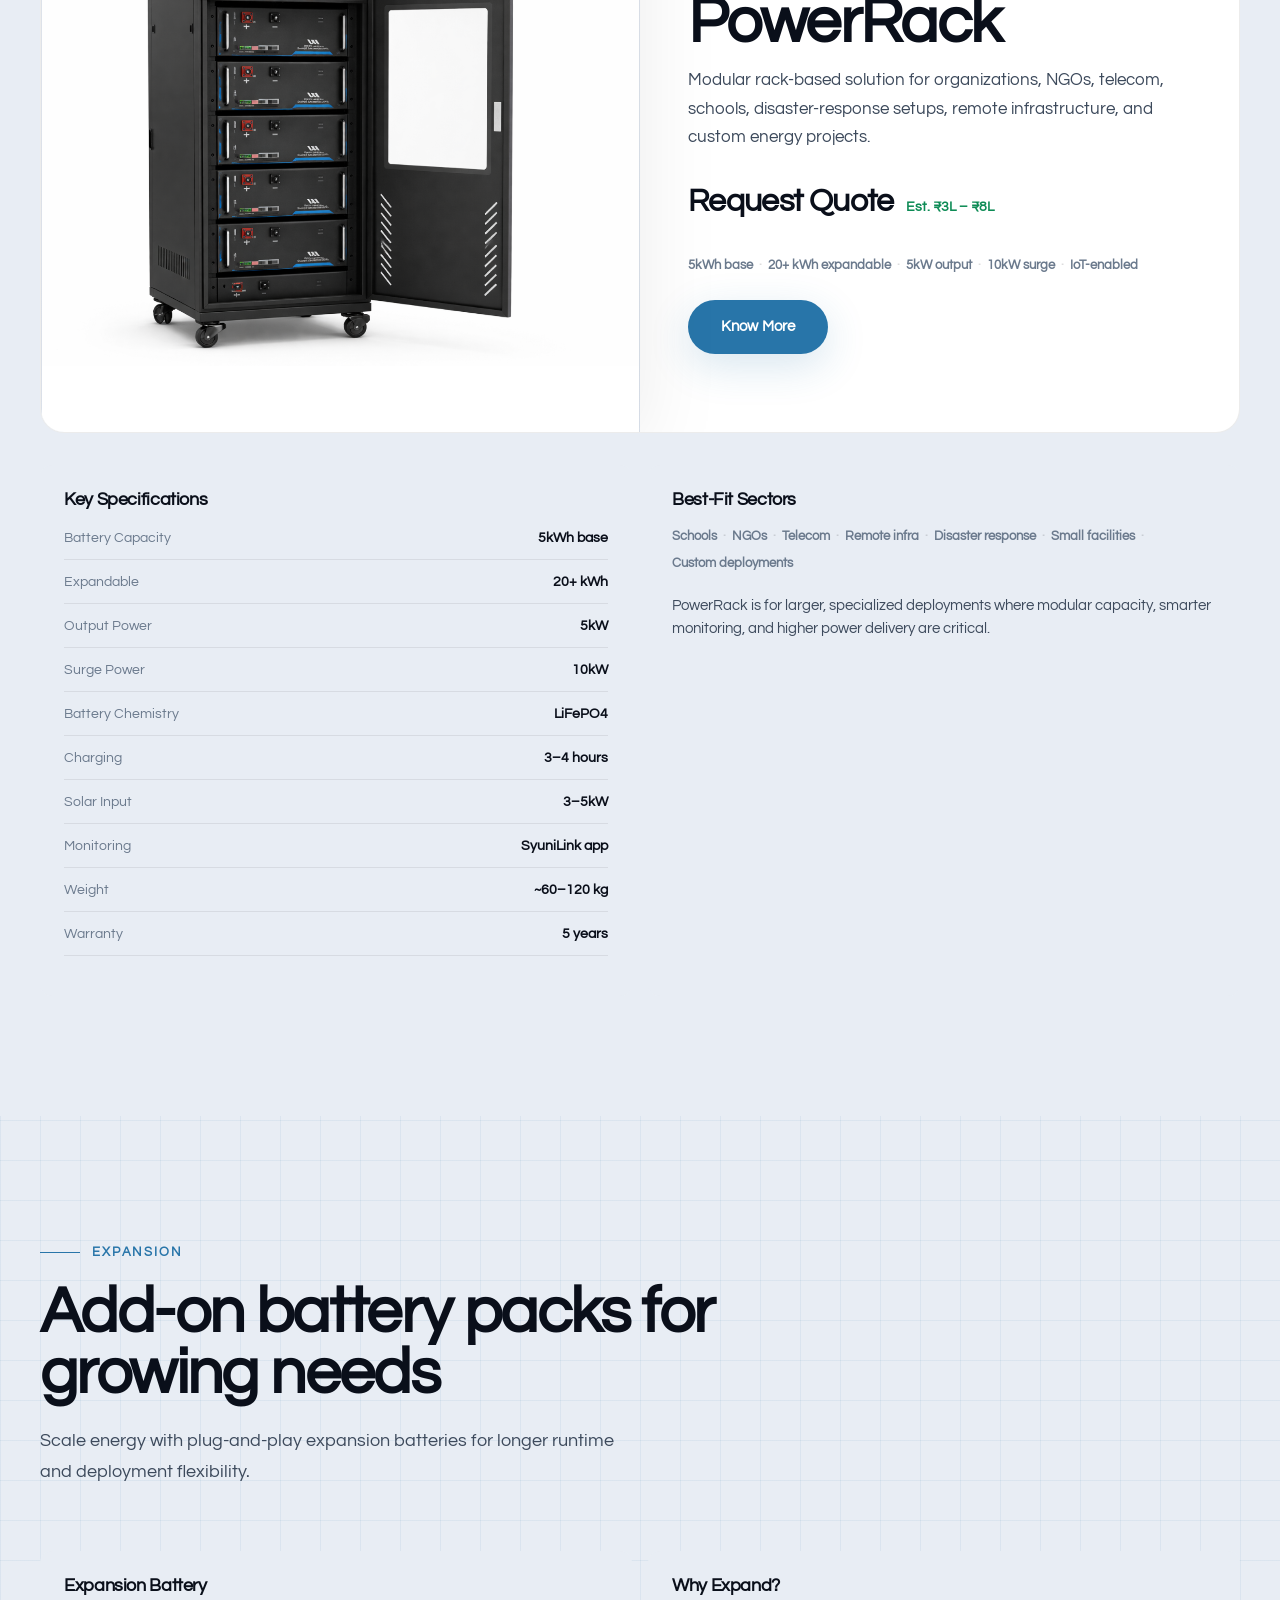
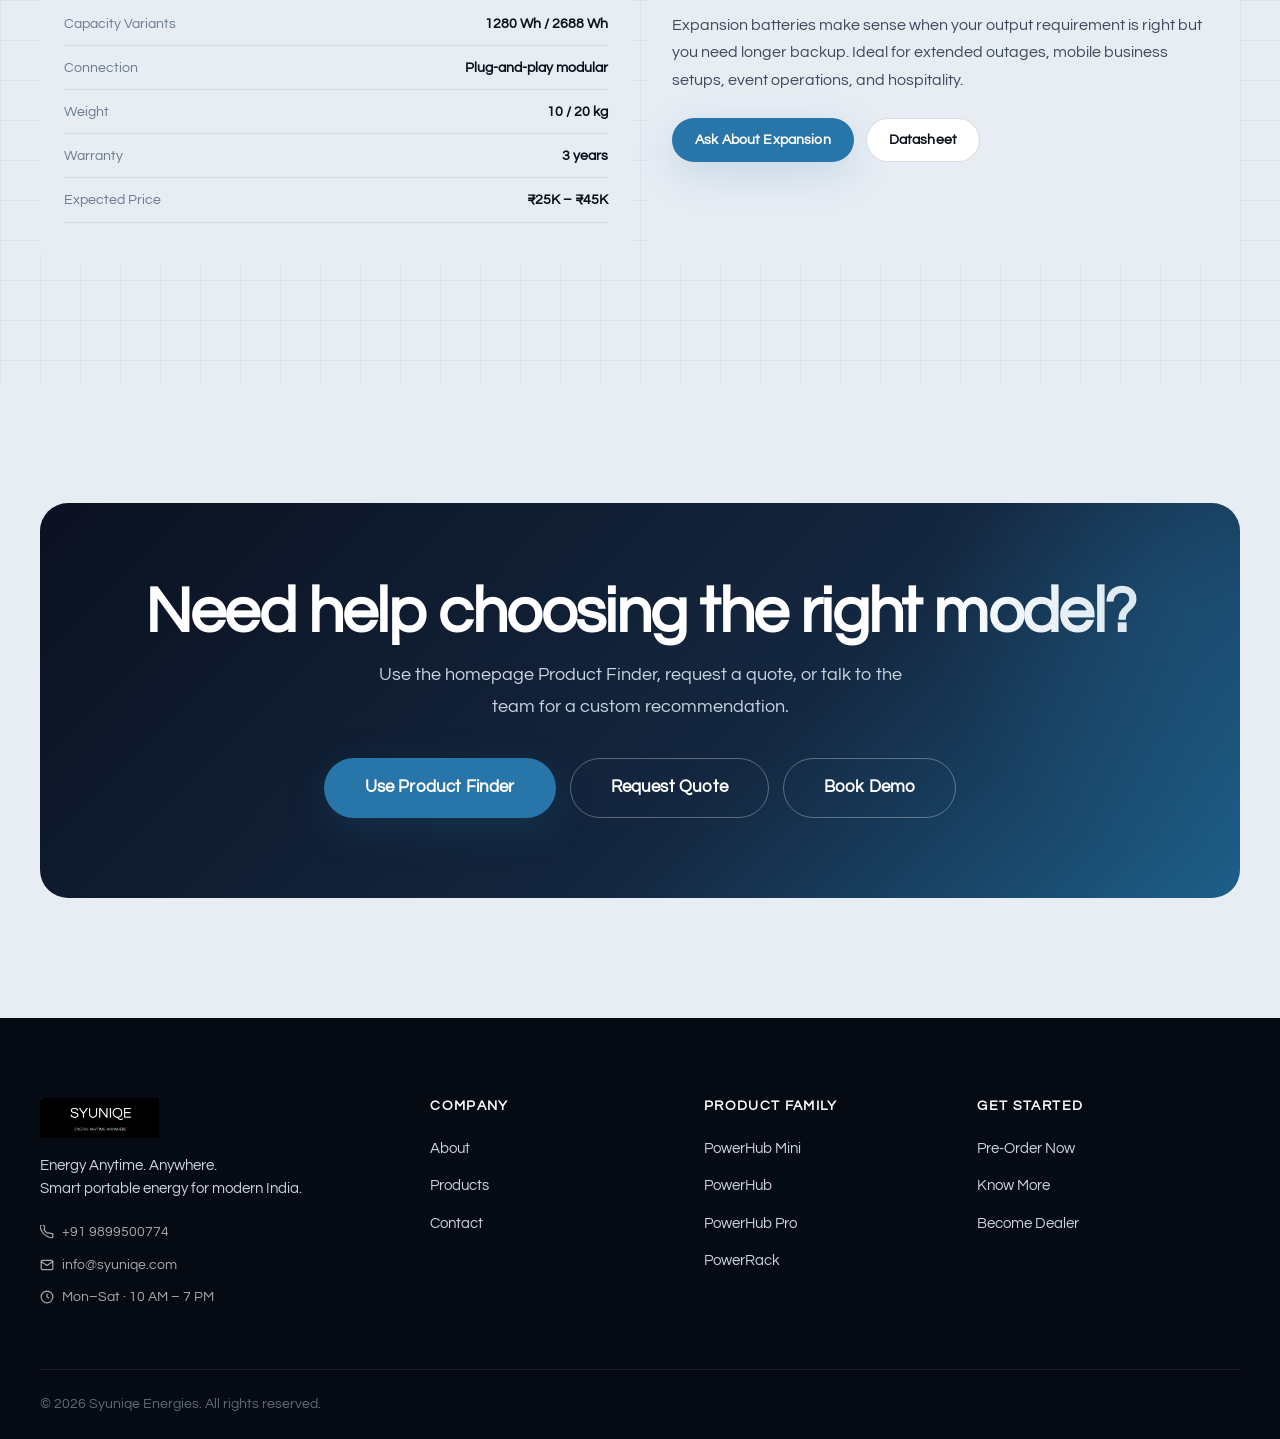
<file: powerhub - Copy (4).html>
<!DOCTYPE html>
<html lang="en">
<head>
  <meta charset="UTF-8" />
  <meta name="viewport" content="width=device-width, initial-scale=1.0" />
  <title>Products | Syuniqe Energies</title>
  <meta name="description" content="Explore the full Syuniqe product lineup: PowerHub Mini, PowerHub, PowerHub Pro, PowerRack, and expansion batteries for every scale of backup." />
  <link rel="icon" href="assets/favicon.ico" />
  <link rel="stylesheet" href="css/styles.css" />
</head>
<body>

  <!-- DYNAMIC ISLAND NAVIGATION -->
  <div class="navbar-wrapper">
    <nav class="navbar">
      <a href="index.html" class="nav-brand">
        <img src="assets/NavLogo.png" alt="Syuniqe Energies">
      </a>
      <div class="nav-links">
        <a href="index.html">Home</a>
        <a href="products.html" class="active">Products</a>
        <a href="about.html">About</a>
        <a href="contact.html">Contact</a>
      </div>
      <div class="nav-actions">
        <a href="contact.html#preorder" class="btn btn--primary btn--sm">Pre-Order</a>
      </div>
      <button class="nav-toggle" aria-label="Toggle menu">
        <svg width="24" height="24" fill="none" stroke="currentColor" stroke-width="2"><path d="M3 6h18M3 12h18M3 18h18"/></svg>
      </button>
    </nav>
  </div>

  <main>

    <!-- PAGE HERO -->
    <section class="page-hero">
      <div class="container page-hero-inner reveal">
        <div class="section-label">Products</div>
        <h1>Portable power for every scale</h1>
        <p>From compact personal backup to modular infrastructure racks. Syuniqe builds the energy lineup for modern India.</p>
      </div>
    </section>

    <!-- ════════════════════════════════════════
         POWERHUB — FLAGSHIP HERO
         ════════════════════════════════════════ -->
    <section class="section" id="powerhub">
      <div class="container">
        <div class="product-detail reveal">
          <div class="product-detail-visual">
            <img src="assets/powerhub-core-1.png" alt="Syuniqe PowerHub" />
          </div>
          <div class="product-detail-content">
            <div class="flagship-label">★ Hero Product</div>
            <h2>PowerHub</h2>
            <p style="color:var(--ink-secondary);font-size:1.1rem;line-height:1.7;margin-top:12px;">
              The core Syuniqe product for homes, working professionals, shops, schools, and small businesses.
              A cleaner and smarter alternative to legacy backup — designed for how India actually uses power.
            </p>
            <div class="price-line" style="margin-top:24px;">
              <strong>₹79,999/-</strong>
              <span>Expected launch pricing</span>
            </div>
            <div class="chips" style="margin-top:12px;">
              <span class="chip">2688Wh</span>
              <span class="chip">3200W output</span>
              <span class="chip">6400W surge</span>
              <span class="chip">UPS &lt;20ms</span>
              <span class="chip">4500W solar</span>
            </div>
            <div style="display:flex;gap:12px;margin-top:24px;flex-wrap:wrap;">
              <a href="contact.html#preorder" class="btn btn--primary">Pre-Order PowerHub</a>
              <a href="contact.html#demo" class="btn btn--secondary">Datasheet</a>
            </div>
          </div>
        </div>

        <div class="specs-grid reveal">
          <div class="specs-card">
            <h3>Key Specifications</h3>
            <div class="spec-list">
              <div class="spec-item"><span>Battery Capacity</span><strong>2688 Wh</strong></div>
              <div class="spec-item"><span>Output Power</span><strong>3200 W</strong></div>
              <div class="spec-item"><span>Surge Power</span><strong>6400 W</strong></div>
              <div class="spec-item"><span>Battery Chemistry</span><strong>LiFePO4</strong></div>
              <div class="spec-item"><span>Cycle Life</span><strong>3000+ cycles</strong></div>
              <div class="spec-item"><span>Charging (AC)</span><strong>~2.5–3 hours</strong></div>
              <div class="spec-item"><span>Solar Input</span><strong>Up to 4500W (MPPT)</strong></div>
              <div class="spec-item"><span>UPS Mode</span><strong>&lt;20 ms switchover</strong></div>
              <div class="spec-item"><span>Weight</span><strong>~31–35 kg</strong></div>
              <div class="spec-item"><span>Dimensions</span><strong>28 × 18 × 20 cm</strong></div>
              <div class="spec-item"><span>Warranty</span><strong>3 years</strong></div>
            </div>
          </div>
          <div class="specs-card">
            <h3>Ports & Best-Fit Use Cases</h3>
            <div class="spec-list">
              <div class="spec-item"><span>AC Output</span><strong>6 × 230V</strong></div>
              <div class="spec-item"><span>USB-A</span><strong>4 ports</strong></div>
              <div class="spec-item"><span>C-19 AC Charging </span><strong>1 port</strong></div>
              <div class="spec-item"><span>MC4 Solar Charging</span><strong>1 set</strong></div>
            </div>
            <div class="chips" style="margin-top:20px;">
              <span class="chip">Homes</span>
              <span class="chip">Shops</span>
              <span class="chip">Schools</span>
              <span class="chip">Small offices</span>
              <span class="chip">Professionals</span>
            </div>
            <p style="margin-top:16px;color:var(--ink-secondary);font-size:.92rem;line-height:1.6;">
              Recommended starting point for most customers — balances portability, runtime, output, and value.
            </p>
          </div>
        </div>
      </div>
    </section>

    <!-- ════════════════════════════════════════
         POWERHUB MINI
         ════════════════════════════════════════ -->
    <section class="section" id="mini" style="background:var(--surface-dim);">
      <div class="container">
        <div class="product-detail reveal">
          <div class="product-detail-visual">
            <img src="assets/render-mini.png" alt="PowerHub Mini" />
          </div>
          <div class="product-detail-content">
            <div class="recommend-badge">Compact & Portable</div>
            <h2>PowerHub Mini</h2>
            <p style="color:var(--ink-secondary);font-size:1.05rem;line-height:1.7;margin-top:12px;">
              Designed for lighter backup needs — outdoor use, creator setups, and compact portable power.
              The most accessible way to enter the Syuniqe ecosystem.
            </p>
            <div class="price-line" style="margin-top:24px;">
              <strong>₹29,999/-</strong>
              <span>Expected launch pricing</span>
            </div>
            <div class="chips" style="margin-top:12px;">
              <span class="chip">1280Wh</span>
              <span class="chip">1200W output</span>
              <span class="chip">2400W surge</span>
              <span class="chip">2000W solar</span>
              <span class="chip">8 kg</span>
            </div>
            <div style="display:flex;gap:12px;margin-top:24px;flex-wrap:wrap;">
              <a href="contact.html#preorder" class="btn btn--primary">Pre-Order Mini</a>
              <a href="contact.html#demo" class="btn btn--secondary">Datasheet</a>
            </div>
          </div>
        </div>

        <div class="specs-grid reveal">
          <div class="specs-card">
            <h3>Key Specifications</h3>
            <div class="spec-list">
              <div class="spec-item"><span>Battery Capacity</span><strong>1280 Wh</strong></div>
              <div class="spec-item"><span>Output Power</span><strong>1200 W</strong></div>
              <div class="spec-item"><span>Surge Power</span><strong>2400 W</strong></div>
              <div class="spec-item"><span>Battery Chemistry</span><strong>LiFePO4</strong></div>
              <div class="spec-item"><span>Cycle Life</span><strong>3000+ cycles (80%)</strong></div>
              <div class="spec-item"><span>Charging (AC)</span><strong>~1.5 hours</strong></div>
              <div class="spec-item"><span>Solar Input</span><strong>Up to 2000W (MPPT)</strong></div>
              <div class="spec-item"><span>Weight</span><strong>8 kg</strong></div>
              <div class="spec-item"><span>Dimensions</span><strong>28 × 18 × 22 cm</strong></div>
              <div class="spec-item"><span>Warranty</span><strong>3 years</strong></div>
            </div>
          </div>
          <div class="specs-card">
            <h3>Ports & Best-Fit Use Cases</h3>
            <div class="spec-list">
              <div class="spec-item"><span>AC Output</span><strong>1 × 230V</strong></div>
              <div class="spec-item"><span>USB-A</span><strong>2 ports</strong></div>
              <div class="spec-item"><span>USB-C</span><strong>2 ports</strong></div>
              <div class="spec-item"><span>Car Port</span><strong>1 × 12V</strong></div>
            </div>
            <div class="chips" style="margin-top:20px;">
              <span class="chip">Travel</span>
              <span class="chip">Camping</span>
              <span class="chip">Creators</span>
              <span class="chip">Students</span>
              <span class="chip">Personal backup</span>
            </div>
            <p style="margin-top:16px;color:var(--ink-secondary);font-size:.92rem;line-height:1.6;">
              Best when portability and weight matter more than heavy load support.
            </p>
          </div>
        </div>
      </div>
    </section>

    <!-- ════════════════════════════════════════
         POWERHUB PRO
         ════════════════════════════════════════ -->
    <section class="section" id="pro">
      <div class="container">
        <div class="product-detail reveal">
          <div class="product-detail-visual">
            <img src="assets/pro-render.png" alt="PowerHub Pro" />
          </div>
          <div class="product-detail-content">
            <div class="recommend-badge">Higher Output</div>
            <h2>PowerHub Pro</h2>
            <p style="color:var(--ink-secondary);font-size:1.05rem;line-height:1.7;margin-top:12px;">
              For heavier appliances, events, remote operations, hospitality, medical edge cases,
              and professional environments that need stronger output and longer runtime.
            </p>
            <div class="price-line" style="margin-top:24px;">
              <strong>Request Quote</strong>
              <span>Est. ₹1.3L – ₹1.5L</span>
            </div>
            <div class="chips" style="margin-top:12px;">
              <span class="chip">5376Wh</span>
              <span class="chip">5500W output</span>
              <span class="chip">10kW surge</span>
              <span class="chip">7500W solar</span>
              <span class="chip">Expandable up to 6,656Wh</span>
            </div>
            <div style="display:flex;gap:12px;margin-top:24px;flex-wrap:wrap;">
              <a href="contact.html#quote" class="btn btn--primary">Request Quote</a>
              <a href="contact.html#demo" class="btn btn--secondary">Datasheet</a>
            </div>
          </div>
        </div>

        <div class="specs-grid reveal">
          <div class="specs-card">
            <h3>Key Specifications</h3>
            <div class="spec-list">
              <div class="spec-item"><span>Battery Capacity</span><strong>5376 Wh</strong></div>
              <div class="spec-item"><span>Output Power</span><strong>5500 W</strong></div>
              <div class="spec-item"><span>Surge Power</span><strong>4800 W</strong></div>
              <div class="spec-item"><span>Battery Chemistry</span><strong>LiFePO4</strong></div>
              <div class="spec-item"><span>Cycle Life</span><strong>4000+ cycles</strong></div>
              <div class="spec-item"><span>Charging (AC)</span><strong>~4 hours</strong></div>
              <div class="spec-item"><span>Solar Input</span><strong>Up to 7500 W</strong></div>
              <div class="spec-item"><span>Expandable</span><strong>Up to 6656 Wh</strong></div>
              <div class="spec-item"><span>Weight</span><strong>55 kg</strong></div>
              <div class="spec-item"><span>Warranty</span><strong>3 years</strong></div>
            </div>
          </div>
          <div class="specs-card">
            <h3>Ports & Ideal Deployments</h3>
            <div class="spec-list">
              <div class="spec-item"><span>AC Output</span><strong>6 × 230V</strong></div>
              <div class="spec-item"><span>USB-A</span><strong>4 ports</strong></div>
              <div class="spec-item"><span>USB-C</span><strong>2 ports</strong></div>
              <div class="spec-item"><span>Wireless Charger</span><strong>2 pads on surface</strong></div>
            </div>
            <div class="chips" style="margin-top:20px;">
              <span class="chip">Events</span>
              <span class="chip">Field teams</span>
              <span class="chip">Resorts</span>
              <span class="chip">Medical backup</span>
              <span class="chip">Remote operations</span>
            </div>
            <p style="margin-top:16px;color:var(--ink-secondary);font-size:.92rem;line-height:1.6;">
              Choose Pro when portability matters but output and runtime needs exceed typical household use.
            </p>
          </div>
        </div>
      </div>
    </section>

    <!-- ════════════════════════════════════════
         POWERRACK
         ════════════════════════════════════════ -->
    <section class="section" id="rack" style="background:var(--surface-dim);">
      <div class="container">
        <div class="product-detail reveal">
          <div class="product-detail-visual">
            <img src="assets/render-rack.png" alt="PowerRack" />
          </div>
          <div class="product-detail-content">
            <div class="recommend-badge">B2B / Infrastructure</div>
            <h2>PowerRack</h2>
            <p style="color:var(--ink-secondary);font-size:1.05rem;line-height:1.7;margin-top:12px;">
              Modular rack-based solution for organizations, NGOs, telecom, schools,
              disaster-response setups, remote infrastructure, and custom energy projects.
            </p>
            <div class="price-line" style="margin-top:24px;">
              <strong>Request Quote</strong>
              <span>Est. ₹3L – ₹8L</span>
            </div>
            <div class="chips" style="margin-top:12px;">
              <span class="chip">5kWh base</span>
              <span class="chip">20+ kWh expandable</span>
              <span class="chip">5kW output</span>
              <span class="chip">10kW surge</span>
              <span class="chip">IoT-enabled</span>
            </div>
            <div style="display:flex;gap:12px;margin-top:24px;flex-wrap:wrap;">
              <a href="contact.html#knowmore" class="btn btn--primary">Know More</a>
            </div>
          </div>
        </div>

        <div class="specs-grid reveal">
          <div class="specs-card">
            <h3>Key Specifications</h3>
            <div class="spec-list">
              <div class="spec-item"><span>Battery Capacity</span><strong>5kWh base</strong></div>
              <div class="spec-item"><span>Expandable</span><strong>20+ kWh</strong></div>
              <div class="spec-item"><span>Output Power</span><strong>5kW</strong></div>
              <div class="spec-item"><span>Surge Power</span><strong>10kW</strong></div>
              <div class="spec-item"><span>Battery Chemistry</span><strong>LiFePO4</strong></div>
              <div class="spec-item"><span>Charging</span><strong>3–4 hours</strong></div>
              <div class="spec-item"><span>Solar Input</span><strong>3–5kW</strong></div>
              <div class="spec-item"><span>Monitoring</span><strong>SyuniLink app</strong></div>
              <div class="spec-item"><span>Weight</span><strong>~60–120 kg</strong></div>
              <div class="spec-item"><span>Warranty</span><strong>5 years</strong></div>
            </div>
          </div>
          <div class="specs-card">
            <h3>Best-Fit Sectors</h3>
            <div class="chips" style="margin-top:12px;">
              <span class="chip">Schools</span>
              <span class="chip">NGOs</span>
              <span class="chip">Telecom</span>
              <span class="chip">Remote infra</span>
              <span class="chip">Disaster response</span>
              <span class="chip">Small facilities</span>
              <span class="chip">Custom deployments</span>
            </div>
            <p style="margin-top:20px;color:var(--ink-secondary);font-size:.92rem;line-height:1.6;">
              PowerRack is for larger, specialized deployments where modular capacity,
              smarter monitoring, and higher power delivery are critical.
            </p>
          </div>
        </div>
      </div>
    </section>

    <!-- ════════════════════════════════════════
         EXPANSION BATTERY
         ════════════════════════════════════════ -->
    <section class="section" id="battery">
      <div class="container">
        <div class="section-header reveal">
          <div class="section-label">Expansion</div>
          <h2>Add-on battery packs for growing&nbsp;needs</h2>
          <p>Scale energy with plug-and-play expansion batteries for longer runtime and deployment flexibility.</p>
        </div>

        <div class="specs-grid reveal">
          <div class="specs-card">
            <h3>Expansion Battery</h3>
            <div class="spec-list" style="margin-top:16px;">
              <div class="spec-item"><span>Capacity Variants</span><strong>1280 Wh / 2688 Wh</strong></div>
              <div class="spec-item"><span>Connection</span><strong>Plug-and-play modular</strong></div>
              <div class="spec-item"><span>Weight</span><strong>10 / 20 kg</strong></div>
              <div class="spec-item"><span>Warranty</span><strong>3 years</strong></div>
              <div class="spec-item"><span>Expected Price</span><strong>₹25K – ₹45K</strong></div>
            </div>
          </div>
          <div class="specs-card">
            <h3>Why Expand?</h3>
            <p style="color:var(--ink-secondary);font-size:1rem;line-height:1.7;margin-top:8px;">
              Expansion batteries make sense when your output requirement is right but you need longer backup.
              Ideal for extended outages, mobile business setups, event operations, and hospitality.
            </p>
            <div style="display:flex;gap:12px;margin-top:24px;flex-wrap:wrap;">
              <a href="contact.html#knowmore" class="btn btn--primary btn--sm">Ask About Expansion</a>
              <a href="contact.html#preorder" class="btn btn--secondary btn--sm">Datasheet</a>
            </div>
          </div>
        </div>
      </div>
    </section>

    <!-- FINAL CTA -->
    <section class="section" style="background:var(--surface-dim);">
      <div class="container">
        <div class="cta-banner reveal">
          <h2>Need help choosing the right&nbsp;model?</h2>
          <p>Use the homepage Product Finder, request a quote, or talk to the team for a custom recommendation.</p>
          <div class="cta-actions">
            <a href="index.html#finder" class="btn btn--primary btn--lg">Use Product Finder</a>
            <a href="contact.html#quote" class="btn btn--white-ghost btn--lg">Request Quote</a>
            <a href="contact.html#demo" class="btn btn--white-ghost btn--lg">Book Demo</a>
          </div>
        </div>
      </div>
    </section>

  </main>

  <footer class="footer">
    <div class="container footer-grid">
      <div class="footer-brand">
        <img src="assets/logo-white.png" alt="Syuniqe Energies" />
        <p>Energy Anytime. Anywhere.<br>Smart portable energy for modern India.</p>
        <div style="margin-top:20px;display:flex;flex-direction:column;gap:10px;font-size:0.88rem;">
          <div style="display:flex;align-items:center;gap:8px;color:rgba(255,255,255,0.65);">
            <svg width="14" height="14" viewBox="0 0 24 24" fill="none" stroke="currentColor" stroke-width="2"><path d="M22 16.92v3a2 2 0 01-2.18 2 19.79 19.79 0 01-8.63-3.07A19.5 19.5 0 013.07 10.8 19.79 19.79 0 01.22 2.18 2 2 0 012.18 0h3a2 2 0 012 1.72c.127.96.361 1.903.7 2.81a2 2 0 01-.45 2.11L6.91 7.91a16 16 0 006.16 6.16l1.27-.54a2 2 0 012.11.45c.907.339 1.85.573 2.81.7A2 2 0 0122 16.92z"/></svg>
            +91 9899500774
          </div>
          <div style="display:flex;align-items:center;gap:8px;color:rgba(255,255,255,0.65);">
            <svg width="14" height="14" viewBox="0 0 24 24" fill="none" stroke="currentColor" stroke-width="2"><path d="M4 4h16c1.1 0 2 .9 2 2v12c0 1.1-.9 2-2 2H4c-1.1 0-2-.9-2-2V6c0-1.1.9-2 2-2z"/><polyline points="22,6 12,13 2,6"/></svg>
            info@syuniqe.com
          </div>
          <div style="display:flex;align-items:center;gap:8px;color:rgba(255,255,255,0.65);">
            <svg width="14" height="14" viewBox="0 0 24 24" fill="none" stroke="currentColor" stroke-width="2"><circle cx="12" cy="12" r="10"/><polyline points="12 6 12 12 16 14"/></svg>
            Mon–Sat &middot; 10 AM – 7 PM
          </div>
        </div>
      </div>
      <div>
        <h4>Company</h4>
        <ul>
          <li><a href="about.html">About</a></li>
          <li><a href="products.html">Products</a></li>
          <li><a href="contact.html">Contact</a></li>
        </ul>
      </div>
      <div>
        <h4>Product Family</h4>
        <ul>
          <li><a href="#mini">PowerHub Mini</a></li>
          <li><a href="#powerhub">PowerHub</a></li>
          <li><a href="#pro">PowerHub Pro</a></li>
          <li><a href="#rack">PowerRack</a></li>
        </ul>
      </div>
      <div>
        <h4>Get Started</h4>
        <ul>
          <li><a href="contact.html#preorder">Pre-Order Now</a></li>
          <li><a href="contact.html#demo">Know More</a></li>
          <li><a href="contact.html#dealer">Become Dealer</a></li>
        </ul>
      </div>
    </div>
    <div class="container footer-bottom">© 2026 Syuniqe Energies. All rights reserved.</div>
  </footer>

  <a class="whatsapp-float" href="https://wa.me/919899500774" aria-label="Chat on WhatsApp">
    <svg viewBox="0 0 24 24" fill="currentColor"><path d="M17.472 14.382c-.297-.149-1.758-.867-2.03-.967-.273-.099-.471-.148-.67.15-.197.297-.767.966-.94 1.164-.173.199-.347.223-.644.075-.297-.15-1.255-.463-2.39-1.475-.883-.788-1.48-1.761-1.653-2.059-.173-.297-.018-.458.13-.606.134-.133.298-.347.446-.52.149-.174.198-.298.298-.497.099-.198.05-.371-.025-.52-.075-.149-.669-1.612-.916-2.207-.242-.579-.487-.5-.669-.51-.173-.008-.371-.01-.57-.01-.198 0-.52.074-.792.372-.272.297-1.04 1.016-1.04 2.479 0 1.462 1.065 2.875 1.213 3.074.149.198 2.096 3.2 5.077 4.487.709.306 1.262.489 1.694.625.712.227 1.36.195 1.871.118.571-.085 1.758-.719 2.006-1.413.248-.694.248-1.289.173-1.413-.074-.124-.272-.198-.57-.347m-5.421 7.403h-.004a9.87 9.87 0 01-5.031-1.378l-.361-.214-3.741.982.998-3.648-.235-.374a9.86 9.86 0 01-1.51-5.26c.001-5.45 4.436-9.884 9.888-9.884 2.64 0 5.122 1.03 6.988 2.898a9.825 9.825 0 012.893 6.994c-.003 5.45-4.437 9.884-9.885 9.884m8.413-18.297A11.815 11.815 0 0012.05 0C5.495 0 .16 5.335.157 11.892c0 2.096.547 4.142 1.588 5.945L.057 24l6.305-1.654a11.882 11.882 0 005.683 1.448h.005c6.554 0 11.89-5.335 11.893-11.893a11.821 11.821 0 00-3.48-8.413z"/></svg>
  </a>

  <script src="js/main.js"></script>
</body>
</html>
</file>
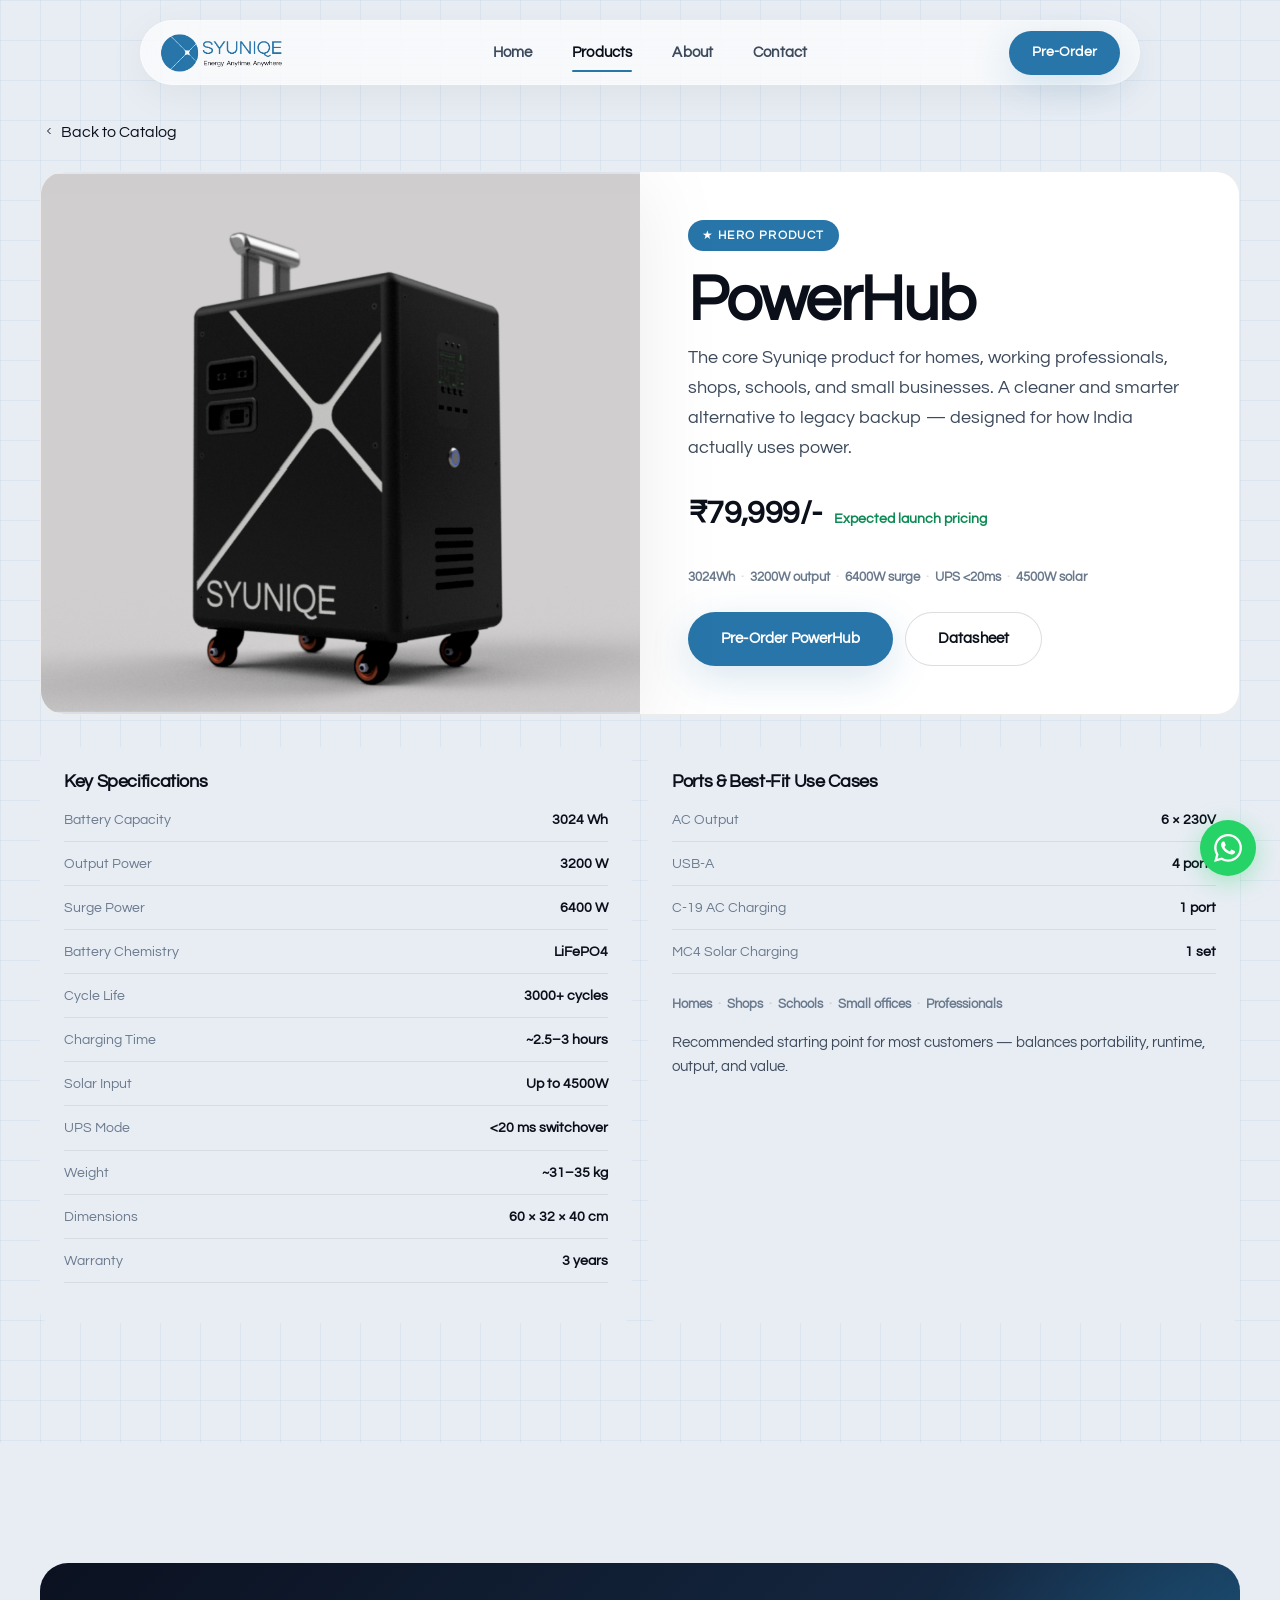
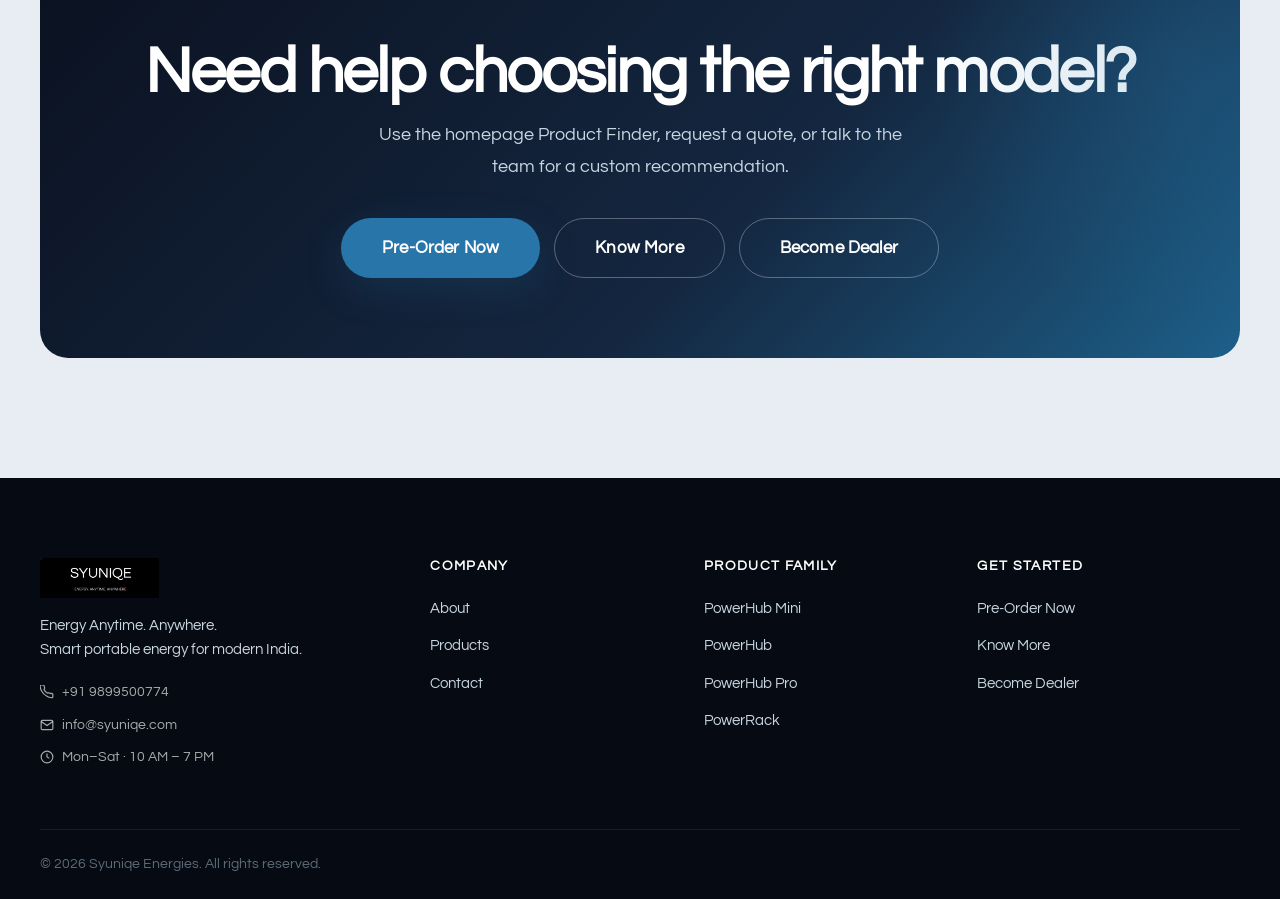
<file: powerhub.html>
<!DOCTYPE html>
<html lang="en">
<head>
  <meta charset="UTF-8" />
  <meta name="viewport" content="width=device-width, initial-scale=1.0" />
  <title>PowerHub | Syuniqe Energies</title>
  <meta name="description" content="Explore the full Syuniqe product lineup: PowerHub Mini, PowerHub, PowerHub Pro, PowerRack, and expansion batteries for every scale of backup." />
  <link rel="icon" href="assets/favicon.ico" />
  <link rel="stylesheet" href="css/styles.css" />
</head>
<body>

  <!-- DYNAMIC ISLAND NAVIGATION -->
  <div class="navbar-wrapper">
    <nav class="navbar">
      <a href="index.html" class="nav-brand">
        <img src="assets/NavLogo.png" alt="Syuniqe Energies">
      </a>
      <div class="nav-links">
        <a href="index.html">Home</a>
        <a href="products.html" class="active">Products</a>
        <a href="about.html">About</a>
        <a href="contact.html">Contact</a>
      </div>
      <div class="nav-actions">
        <a href="contact.html#preorder" class="btn btn--primary btn--sm">Pre-Order</a>
      </div>
      <button class="nav-toggle" aria-label="Toggle menu">
        <svg width="24" height="24" fill="none" stroke="currentColor" stroke-width="2"><path d="M3 6h18M3 12h18M3 18h18"/></svg>
      </button>
    </nav>
  </div>

  <main>

   

    <!-- ════════════════════════════════════════
         POWERHUB — FLAGSHIP HERO
         ════════════════════════════════════════ -->
    <section class="section" id="powerhub">
      <div class="container">
        <a href="products.html" class="back-link" style="margin-bottom: 24px;">
          <svg width="18" height="12" viewBox="0 0 24 24" fill="none" stroke="currentColor" stroke-width="2"><polyline points="15 18 9 12 15 6"></polyline></svg>
          Back to Catalog
          <br/><br/>
        </a>
        <div class="product-detail reveal">
          <div class="product-detail-visual">
            <img src="assets/powerhub-core-1.png" alt="Syuniqe PowerHub" />
          </div>
          <div class="product-detail-content">
            <div class="flagship-label">★ Hero Product</div>
            <h2>PowerHub</h2>
            <p style="color:var(--ink-secondary);font-size:1.1rem;line-height:1.7;margin-top:12px;">
              The core Syuniqe product for homes, working professionals, shops, schools, and small businesses.
              A cleaner and smarter alternative to legacy backup — designed for how India actually uses power.
            </p>
            <div class="price-line" style="margin-top:24px;">
              <strong>₹79,999/-</strong>
              <span>Expected launch pricing</span>
            </div>
            <div class="chips" style="margin-top:12px;">
              <span class="chip">3024Wh</span>
              <span class="chip">3200W output</span>
              <span class="chip">6400W surge</span>
              <span class="chip">UPS &lt;20ms</span>
              <span class="chip">4500W solar</span>
            </div>
            <div style="display:flex;gap:12px;margin-top:24px;flex-wrap:wrap;">
              <a href="contact.html#preorder" class="btn btn--primary">Pre-Order PowerHub</a>
              <a href="https://drive.google.com/file/d/18dkcFg2Z0JOGJlJn8xDgdu4xfIh29CcD/view?usp=sharing" class="btn btn--secondary" target="_blank">Datasheet</a>
            </div>
          </div>
        </div>

        <div class="specs-grid reveal">
          <div class="specs-card">
            <h3>Key Specifications</h3>
            <div class="spec-list">
              <div class="spec-item"><span>Battery Capacity</span><strong>3024 Wh</strong></div>
              <div class="spec-item"><span>Output Power</span><strong>3200 W</strong></div>
              <div class="spec-item"><span>Surge Power</span><strong>6400 W</strong></div>
              <div class="spec-item"><span>Battery Chemistry</span><strong>LiFePO4</strong></div>
              <div class="spec-item"><span>Cycle Life</span><strong>3000+ cycles</strong></div>
              <div class="spec-item"><span>Charging Time</span><strong>~2.5–3 hours</strong></div>
              <div class="spec-item"><span>Solar Input</span><strong>Up to 4500W</strong></div>
              <div class="spec-item"><span>UPS Mode</span><strong>&lt;20 ms switchover</strong></div>
              <div class="spec-item"><span>Weight</span><strong>~31–35 kg</strong></div>
              <div class="spec-item"><span>Dimensions</span><strong>60 × 32 × 40 cm</strong></div>
              <div class="spec-item"><span>Warranty</span><strong>3 years</strong></div>
            </div>
          </div>
          <div class="specs-card">
            <h3>Ports & Best-Fit Use Cases</h3>
            <div class="spec-list">
              <div class="spec-item"><span>AC Output</span><strong>6 × 230V</strong></div>
              <div class="spec-item"><span>USB-A</span><strong>4 ports</strong></div>
              <div class="spec-item"><span>C-19 AC Charging </span><strong>1 port</strong></div>
              <div class="spec-item"><span>MC4 Solar Charging</span><strong>1 set</strong></div>
            </div>
            <div class="chips" style="margin-top:20px;">
              <span class="chip">Homes</span>
              <span class="chip">Shops</span>
              <span class="chip">Schools</span>
              <span class="chip">Small offices</span>
              <span class="chip">Professionals</span>
            </div>
            <p style="margin-top:16px;color:var(--ink-secondary);font-size:.92rem;line-height:1.6;">
              Recommended starting point for most customers — balances portability, runtime, output, and value.
            </p>
          </div>
        </div>
      </div>
    </section>

     <!-- FINAL CTA -->
    <section class="section" style="background:var(--surface-dim);">
      <div class="container">
        <div class="cta-banner reveal">
          <h2>Need help choosing the right&nbsp;model?</h2>
          <p>Use the homepage Product Finder, request a quote, or talk to the team for a custom recommendation.</p>
          <div class="cta-actions">
           <a href="contact.html#preorder" class="btn btn--primary btn--lg">Pre-Order Now</a>
            <a href="contact.html#knowmore" class="btn btn--white-ghost btn--lg">Know More</a>
            <a href="contact.html#dealer" class="btn btn--white-ghost btn--lg">Become Dealer</a>
          </div>
        </div>
      </div>
    </section>

  </main>

  <footer class="footer">
    <div class="container footer-grid">
      <div class="footer-brand">
        <img src="assets/logo-white.png" alt="Syuniqe Energies" />
        <p>Energy Anytime. Anywhere.<br>Smart portable energy for modern India.</p>
        <div style="margin-top:20px;display:flex;flex-direction:column;gap:10px;font-size:0.88rem;">
          <div style="display:flex;align-items:center;gap:8px;color:rgba(255,255,255,0.65);">
            <svg width="14" height="14" viewBox="0 0 24 24" fill="none" stroke="currentColor" stroke-width="2"><path d="M22 16.92v3a2 2 0 01-2.18 2 19.79 19.79 0 01-8.63-3.07A19.5 19.5 0 013.07 10.8 19.79 19.79 0 01.22 2.18 2 2 0 012.18 0h3a2 2 0 012 1.72c.127.96.361 1.903.7 2.81a2 2 0 01-.45 2.11L6.91 7.91a16 16 0 006.16 6.16l1.27-.54a2 2 0 012.11.45c.907.339 1.85.573 2.81.7A2 2 0 0122 16.92z"/></svg>
            +91 9899500774
          </div>
          <div style="display:flex;align-items:center;gap:8px;color:rgba(255,255,255,0.65);">
            <svg width="14" height="14" viewBox="0 0 24 24" fill="none" stroke="currentColor" stroke-width="2"><path d="M4 4h16c1.1 0 2 .9 2 2v12c0 1.1-.9 2-2 2H4c-1.1 0-2-.9-2-2V6c0-1.1.9-2 2-2z"/><polyline points="22,6 12,13 2,6"/></svg>
            info@syuniqe.com
          </div>
          <div style="display:flex;align-items:center;gap:8px;color:rgba(255,255,255,0.65);">
            <svg width="14" height="14" viewBox="0 0 24 24" fill="none" stroke="currentColor" stroke-width="2"><circle cx="12" cy="12" r="10"/><polyline points="12 6 12 12 16 14"/></svg>
            Mon–Sat &middot; 10 AM – 7 PM
          </div>
        </div>
      </div>
      <div>
        <h4>Company</h4>
        <ul>
          <li><a href="about.html">About</a></li>
          <li><a href="products.html">Products</a></li>
          <li><a href="contact.html">Contact</a></li>
        </ul>
      </div>
      <div>
        <h4>Product Family</h4>
        <ul>
          <li><a href="#mini">PowerHub Mini</a></li>
          <li><a href="#powerhub">PowerHub</a></li>
          <li><a href="#pro">PowerHub Pro</a></li>
          <li><a href="#rack">PowerRack</a></li>
        </ul>
      </div>
      <div>
        <h4>Get Started</h4>
        <ul>
          <li><a href="contact.html#preorder">Pre-Order Now</a></li>
          <li><a href="contact.html#demo">Know More</a></li>
          <li><a href="contact.html#dealer">Become Dealer</a></li>
        </ul>
      </div>
    </div>
    <div class="container footer-bottom">© 2026 Syuniqe Energies. All rights reserved.</div>
  </footer>

  <a class="whatsapp-float" href="https://wa.me/919899500774" aria-label="Chat on WhatsApp">
    <svg viewBox="0 0 24 24" fill="currentColor"><path d="M17.472 14.382c-.297-.149-1.758-.867-2.03-.967-.273-.099-.471-.148-.67.15-.197.297-.767.966-.94 1.164-.173.199-.347.223-.644.075-.297-.15-1.255-.463-2.39-1.475-.883-.788-1.48-1.761-1.653-2.059-.173-.297-.018-.458.13-.606.134-.133.298-.347.446-.52.149-.174.198-.298.298-.497.099-.198.05-.371-.025-.52-.075-.149-.669-1.612-.916-2.207-.242-.579-.487-.5-.669-.51-.173-.008-.371-.01-.57-.01-.198 0-.52.074-.792.372-.272.297-1.04 1.016-1.04 2.479 0 1.462 1.065 2.875 1.213 3.074.149.198 2.096 3.2 5.077 4.487.709.306 1.262.489 1.694.625.712.227 1.36.195 1.871.118.571-.085 1.758-.719 2.006-1.413.248-.694.248-1.289.173-1.413-.074-.124-.272-.198-.57-.347m-5.421 7.403h-.004a9.87 9.87 0 01-5.031-1.378l-.361-.214-3.741.982.998-3.648-.235-.374a9.86 9.86 0 01-1.51-5.26c.001-5.45 4.436-9.884 9.888-9.884 2.64 0 5.122 1.03 6.988 2.898a9.825 9.825 0 012.893 6.994c-.003 5.45-4.437 9.884-9.885 9.884m8.413-18.297A11.815 11.815 0 0012.05 0C5.495 0 .16 5.335.157 11.892c0 2.096.547 4.142 1.588 5.945L.057 24l6.305-1.654a11.882 11.882 0 005.683 1.448h.005c6.554 0 11.89-5.335 11.893-11.893a11.821 11.821 0 00-3.48-8.413z"/></svg>
  </a>

  <script src="js/main.js"></script>
</body>
</html>
</file>
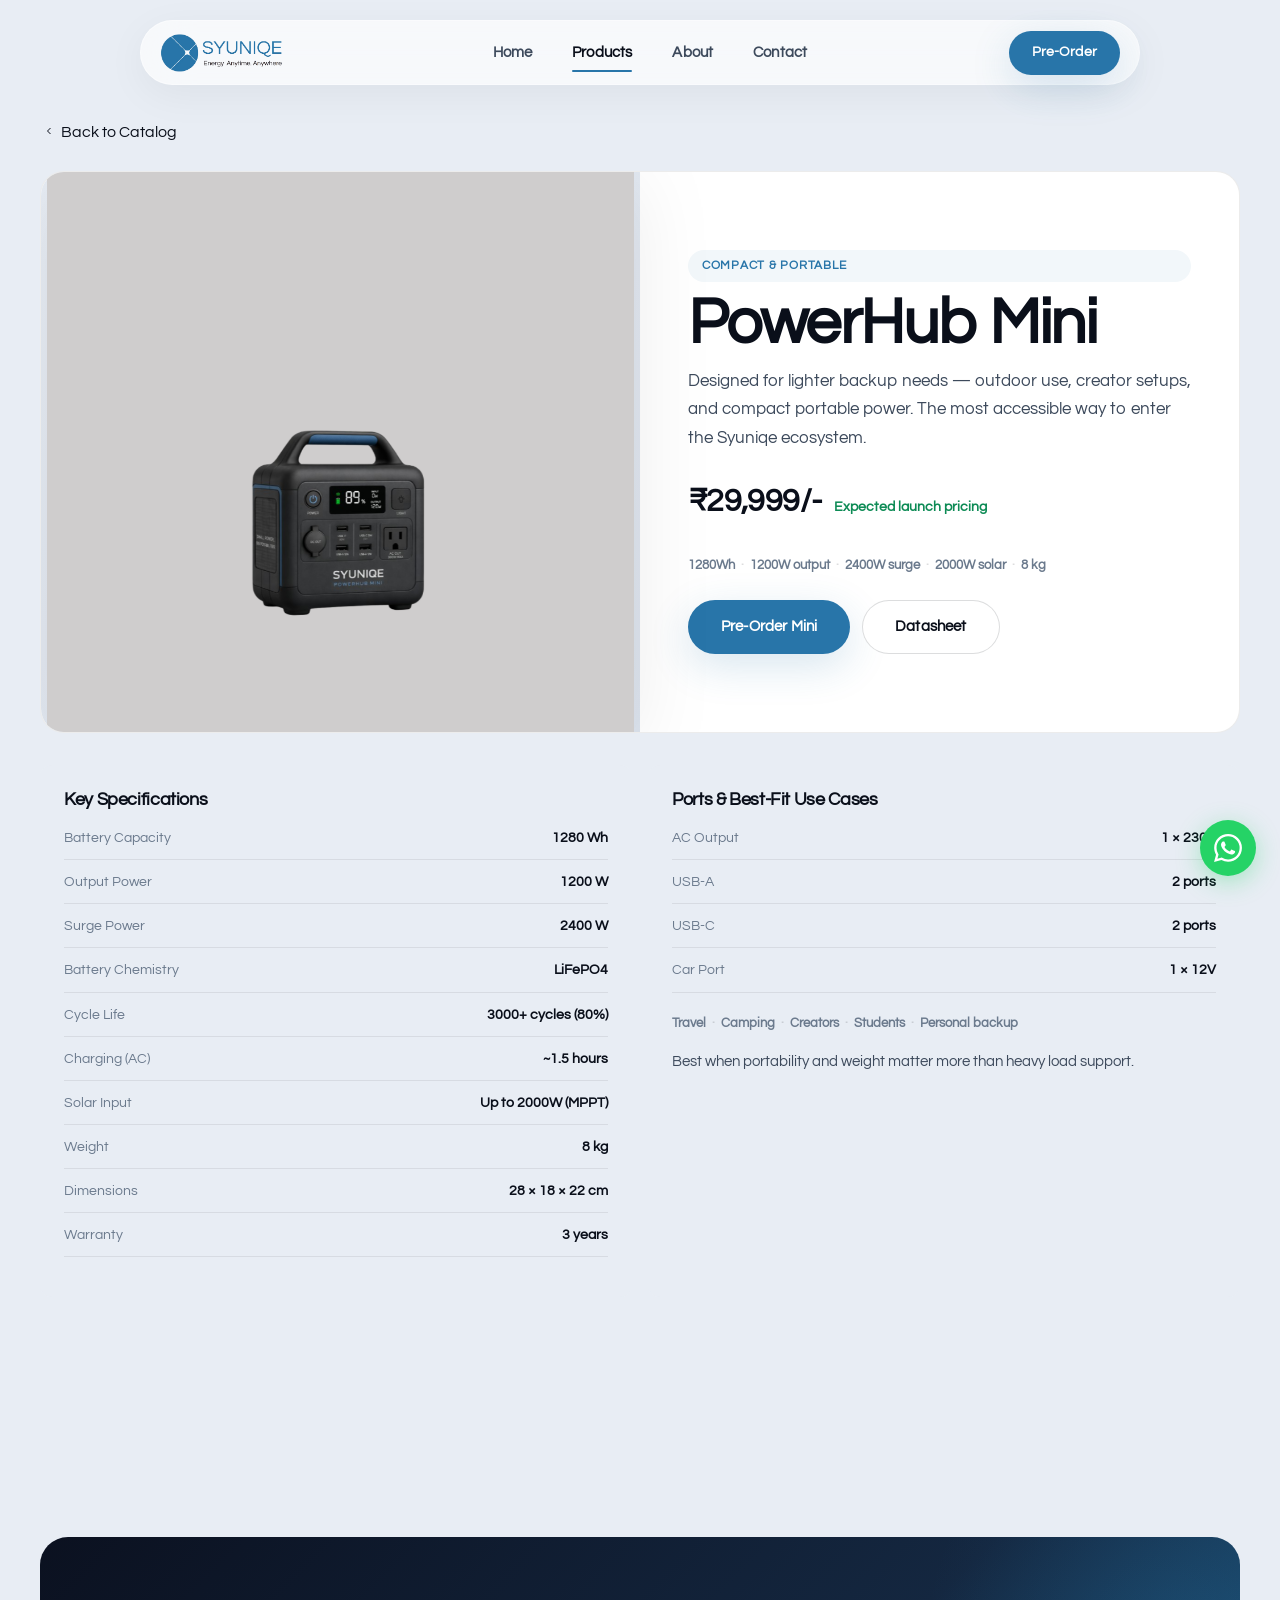
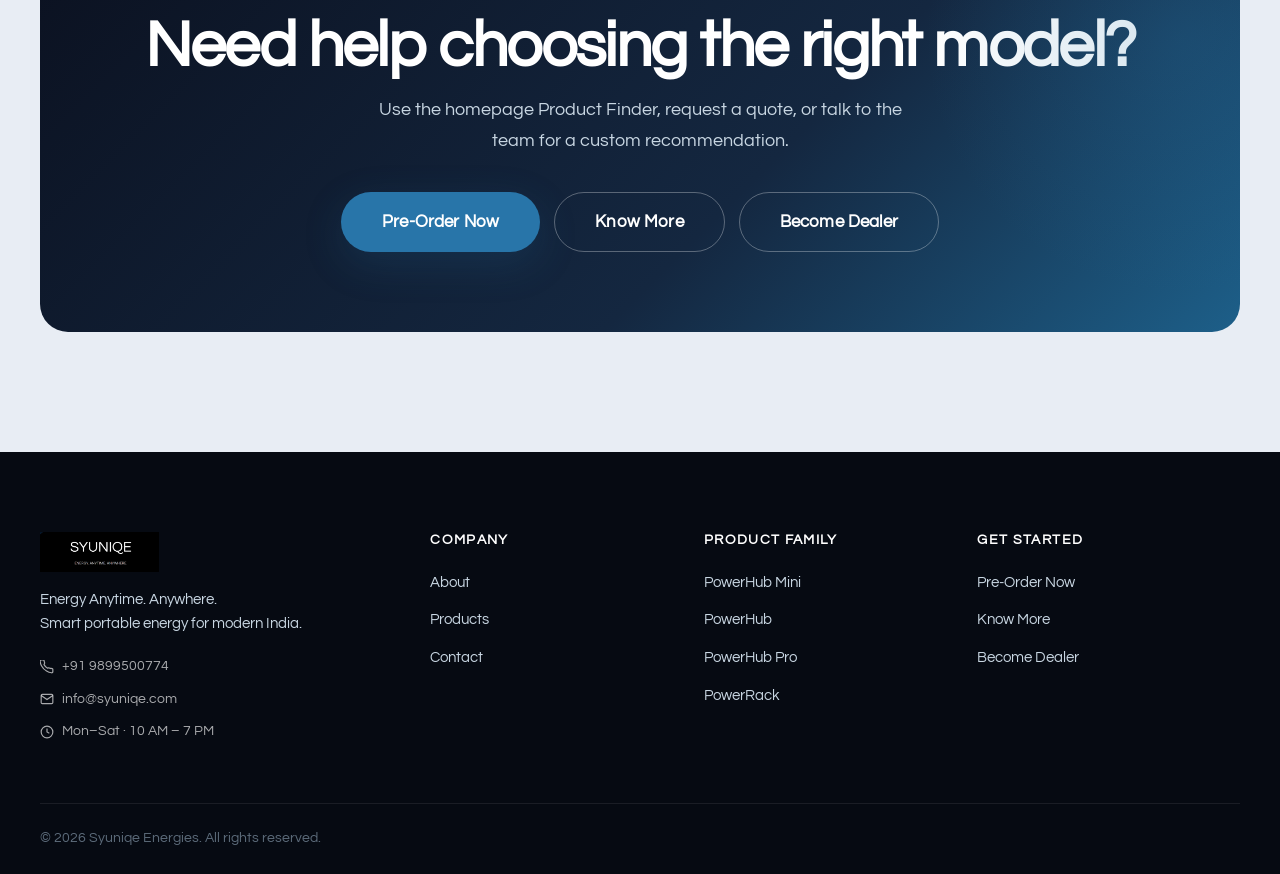
<file: powerhubmini.html>
<!DOCTYPE html>
<html lang="en">
<head>
  <meta charset="UTF-8" />
  <meta name="viewport" content="width=device-width, initial-scale=1.0" />
  <title>Products | Syuniqe Energies</title>
  <meta name="description" content="Explore the full Syuniqe product lineup: PowerHub Mini, PowerHub, PowerHub Pro, PowerRack, and expansion batteries for every scale of backup." />
  <link rel="icon" href="assets/favicon.ico" />
  <link rel="stylesheet" href="css/styles.css" />
</head>
<body>

  <!-- DYNAMIC ISLAND NAVIGATION -->
  <div class="navbar-wrapper">
    <nav class="navbar">
      <a href="index.html" class="nav-brand">
        <img src="assets/NavLogo.png" alt="Syuniqe Energies">
      </a>
      <div class="nav-links">
        <a href="index.html">Home</a>
        <a href="products.html" class="active">Products</a>
        <a href="about.html">About</a>
        <a href="contact.html">Contact</a>
      </div>
      <div class="nav-actions">
        <a href="contact.html#preorder" class="btn btn--primary btn--sm">Pre-Order</a>
      </div>
      <button class="nav-toggle" aria-label="Toggle menu">
        <svg width="24" height="24" fill="none" stroke="currentColor" stroke-width="2"><path d="M3 6h18M3 12h18M3 18h18"/></svg>
      </button>
    </nav>
  </div>

  <main>

    <!-- PAGE HERO 
    <section class="page-hero">
      <div class="container page-hero-inner reveal">
        <a href="products.html" class="back-link" style="margin-bottom: 24px;">
          <svg width="18" height="18" viewBox="0 0 24 24" fill="none" stroke="currentColor" stroke-width="2"><polyline points="15 18 9 12 15 6"></polyline></svg>
          Back to Catalog
        </a>
        <div class="section-label">Products</div>
        <h1>Portable power for every scale</h1>
        <p>From compact personal backup to modular infrastructure racks. Syuniqe builds the energy lineup for modern India.</p>
      </div>
    </section>-->

    

    <!-- ════════════════════════════════════════
         POWERHUB MINI
         ════════════════════════════════════════ -->
    <section class="section" id="mini" style="background:var(--surface-dim);">
      <div class="container">
        <a href="products.html" class="back-link" style="margin-bottom: 24px;">
          <svg width="18" height="12" viewBox="0 0 24 24" fill="none" stroke="currentColor" stroke-width="2"><polyline points="15 18 9 12 15 6"></polyline></svg>
          Back to Catalog
          <br/><br/>
        </a>
        <div class="product-detail reveal">
          <div class="product-detail-visual">
            <img src="assets/render-mini.png" alt="PowerHub Mini" />
          </div>
          <div class="product-detail-content">
            <div class="recommend-badge">Compact & Portable</div>
            <h2>PowerHub Mini</h2>
            <p style="color:var(--ink-secondary);font-size:1.05rem;line-height:1.7;margin-top:12px;">
              Designed for lighter backup needs — outdoor use, creator setups, and compact portable power.
              The most accessible way to enter the Syuniqe ecosystem.
            </p>
            <div class="price-line" style="margin-top:24px;">
              <strong>₹29,999/-</strong>
              <span>Expected launch pricing</span>
            </div>
            <div class="chips" style="margin-top:12px;">
              <span class="chip">1280Wh</span>
              <span class="chip">1200W output</span>
              <span class="chip">2400W surge</span>
              <span class="chip">2000W solar</span>
              <span class="chip">8 kg</span>
            </div>
            <div style="display:flex;gap:12px;margin-top:24px;flex-wrap:wrap;">
              <a href="contact.html#preorder" class="btn btn--primary">Pre-Order Mini</a>
              <a href="contact.html#demo" class="btn btn--secondary">Datasheet</a>
            </div>
          </div>
        </div>

        <div class="specs-grid reveal">
          <div class="specs-card">
            <h3>Key Specifications</h3>
            <div class="spec-list">
              <div class="spec-item"><span>Battery Capacity</span><strong>1280 Wh</strong></div>
              <div class="spec-item"><span>Output Power</span><strong>1200 W</strong></div>
              <div class="spec-item"><span>Surge Power</span><strong>2400 W</strong></div>
              <div class="spec-item"><span>Battery Chemistry</span><strong>LiFePO4</strong></div>
              <div class="spec-item"><span>Cycle Life</span><strong>3000+ cycles (80%)</strong></div>
              <div class="spec-item"><span>Charging (AC)</span><strong>~1.5 hours</strong></div>
              <div class="spec-item"><span>Solar Input</span><strong>Up to 2000W (MPPT)</strong></div>
              <div class="spec-item"><span>Weight</span><strong>8 kg</strong></div>
              <div class="spec-item"><span>Dimensions</span><strong>28 × 18 × 22 cm</strong></div>
              <div class="spec-item"><span>Warranty</span><strong>3 years</strong></div>
            </div>
          </div>
          <div class="specs-card">
            <h3>Ports & Best-Fit Use Cases</h3>
            <div class="spec-list">
              <div class="spec-item"><span>AC Output</span><strong>1 × 230V</strong></div>
              <div class="spec-item"><span>USB-A</span><strong>2 ports</strong></div>
              <div class="spec-item"><span>USB-C</span><strong>2 ports</strong></div>
              <div class="spec-item"><span>Car Port</span><strong>1 × 12V</strong></div>
            </div>
            <div class="chips" style="margin-top:20px;">
              <span class="chip">Travel</span>
              <span class="chip">Camping</span>
              <span class="chip">Creators</span>
              <span class="chip">Students</span>
              <span class="chip">Personal backup</span>
            </div>
            <p style="margin-top:16px;color:var(--ink-secondary);font-size:.92rem;line-height:1.6;">
              Best when portability and weight matter more than heavy load support.
            </p>
          </div>
        </div>
      </div>
    </section>

    

    

    

    <!-- FINAL CTA -->
    <section class="section" style="background:var(--surface-dim);">
      <div class="container">
        <div class="cta-banner reveal">
          <h2>Need help choosing the right&nbsp;model?</h2>
          <p>Use the homepage Product Finder, request a quote, or talk to the team for a custom recommendation.</p>
          <div class="cta-actions">
           <a href="contact.html#preorder" class="btn btn--primary btn--lg">Pre-Order Now</a>
            <a href="contact.html#knowmore" class="btn btn--white-ghost btn--lg">Know More</a>
            <a href="contact.html#dealer" class="btn btn--white-ghost btn--lg">Become Dealer</a>
          </div>
        </div>
      </div>
    </section>

  </main>

  <footer class="footer">
    <div class="container footer-grid">
      <div class="footer-brand">
        <img src="assets/logo-white.png" alt="Syuniqe Energies" />
        <p>Energy Anytime. Anywhere.<br>Smart portable energy for modern India.</p>
        <div style="margin-top:20px;display:flex;flex-direction:column;gap:10px;font-size:0.88rem;">
          <div style="display:flex;align-items:center;gap:8px;color:rgba(255,255,255,0.65);">
            <svg width="14" height="14" viewBox="0 0 24 24" fill="none" stroke="currentColor" stroke-width="2"><path d="M22 16.92v3a2 2 0 01-2.18 2 19.79 19.79 0 01-8.63-3.07A19.5 19.5 0 013.07 10.8 19.79 19.79 0 01.22 2.18 2 2 0 012.18 0h3a2 2 0 012 1.72c.127.96.361 1.903.7 2.81a2 2 0 01-.45 2.11L6.91 7.91a16 16 0 006.16 6.16l1.27-.54a2 2 0 012.11.45c.907.339 1.85.573 2.81.7A2 2 0 0122 16.92z"/></svg>
            +91 9899500774
          </div>
          <div style="display:flex;align-items:center;gap:8px;color:rgba(255,255,255,0.65);">
            <svg width="14" height="14" viewBox="0 0 24 24" fill="none" stroke="currentColor" stroke-width="2"><path d="M4 4h16c1.1 0 2 .9 2 2v12c0 1.1-.9 2-2 2H4c-1.1 0-2-.9-2-2V6c0-1.1.9-2 2-2z"/><polyline points="22,6 12,13 2,6"/></svg>
            info@syuniqe.com
          </div>
          <div style="display:flex;align-items:center;gap:8px;color:rgba(255,255,255,0.65);">
            <svg width="14" height="14" viewBox="0 0 24 24" fill="none" stroke="currentColor" stroke-width="2"><circle cx="12" cy="12" r="10"/><polyline points="12 6 12 12 16 14"/></svg>
            Mon–Sat &middot; 10 AM – 7 PM
          </div>
        </div>
      </div>
      <div>
        <h4>Company</h4>
        <ul>
          <li><a href="about.html">About</a></li>
          <li><a href="products.html">Products</a></li>
          <li><a href="contact.html">Contact</a></li>
        </ul>
      </div>
      <div>
        <h4>Product Family</h4>
        <ul>
          <li><a href="#mini">PowerHub Mini</a></li>
          <li><a href="#powerhub">PowerHub</a></li>
          <li><a href="#pro">PowerHub Pro</a></li>
          <li><a href="#rack">PowerRack</a></li>
        </ul>
      </div>
      <div>
        <h4>Get Started</h4>
        <ul>
          <li><a href="contact.html#preorder">Pre-Order Now</a></li>
          <li><a href="contact.html#demo">Know More</a></li>
          <li><a href="contact.html#dealer">Become Dealer</a></li>
        </ul>
      </div>
    </div>
    <div class="container footer-bottom">© 2026 Syuniqe Energies. All rights reserved.</div>
  </footer>

  <a class="whatsapp-float" href="https://wa.me/919899500774" aria-label="Chat on WhatsApp">
    <svg viewBox="0 0 24 24" fill="currentColor"><path d="M17.472 14.382c-.297-.149-1.758-.867-2.03-.967-.273-.099-.471-.148-.67.15-.197.297-.767.966-.94 1.164-.173.199-.347.223-.644.075-.297-.15-1.255-.463-2.39-1.475-.883-.788-1.48-1.761-1.653-2.059-.173-.297-.018-.458.13-.606.134-.133.298-.347.446-.52.149-.174.198-.298.298-.497.099-.198.05-.371-.025-.52-.075-.149-.669-1.612-.916-2.207-.242-.579-.487-.5-.669-.51-.173-.008-.371-.01-.57-.01-.198 0-.52.074-.792.372-.272.297-1.04 1.016-1.04 2.479 0 1.462 1.065 2.875 1.213 3.074.149.198 2.096 3.2 5.077 4.487.709.306 1.262.489 1.694.625.712.227 1.36.195 1.871.118.571-.085 1.758-.719 2.006-1.413.248-.694.248-1.289.173-1.413-.074-.124-.272-.198-.57-.347m-5.421 7.403h-.004a9.87 9.87 0 01-5.031-1.378l-.361-.214-3.741.982.998-3.648-.235-.374a9.86 9.86 0 01-1.51-5.26c.001-5.45 4.436-9.884 9.888-9.884 2.64 0 5.122 1.03 6.988 2.898a9.825 9.825 0 012.893 6.994c-.003 5.45-4.437 9.884-9.885 9.884m8.413-18.297A11.815 11.815 0 0012.05 0C5.495 0 .16 5.335.157 11.892c0 2.096.547 4.142 1.588 5.945L.057 24l6.305-1.654a11.882 11.882 0 005.683 1.448h.005c6.554 0 11.89-5.335 11.893-11.893a11.821 11.821 0 00-3.48-8.413z"/></svg>
  </a>

  <script src="js/main.js"></script>
</body>
</html>
</file>
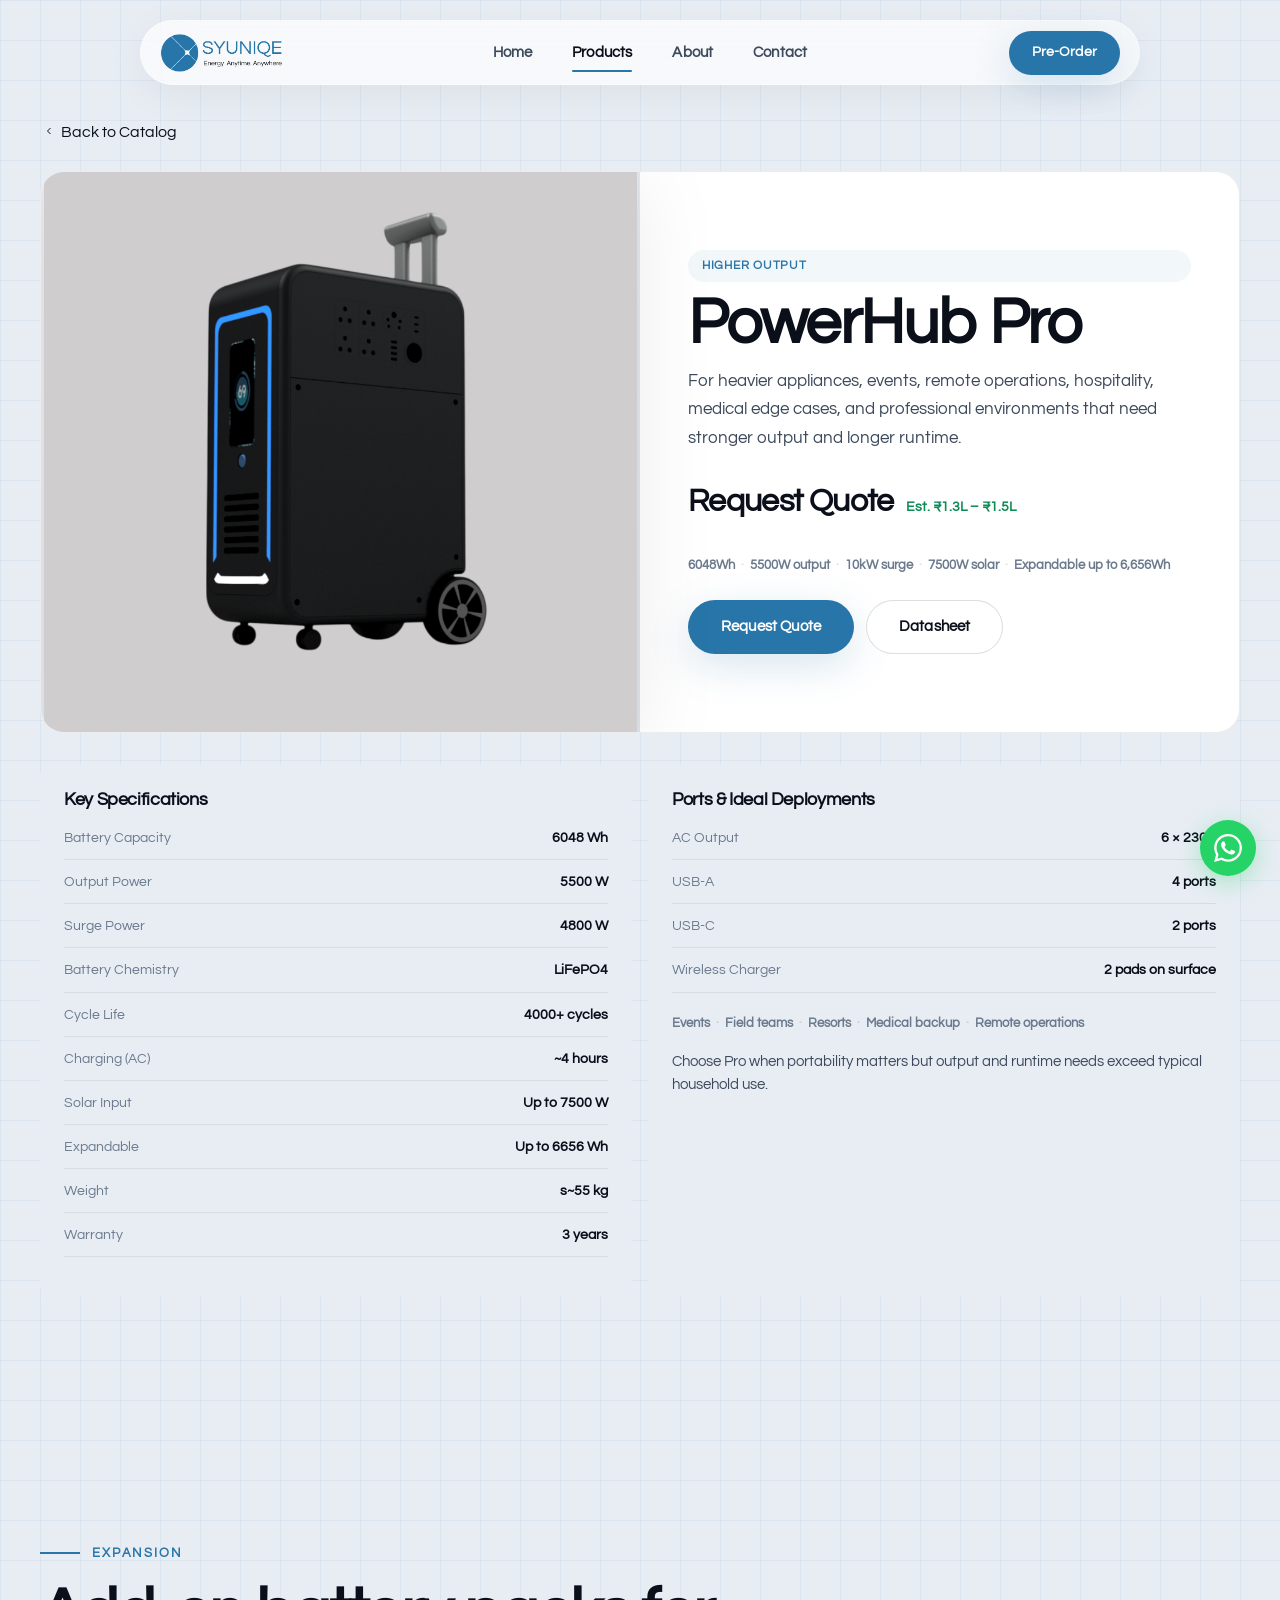
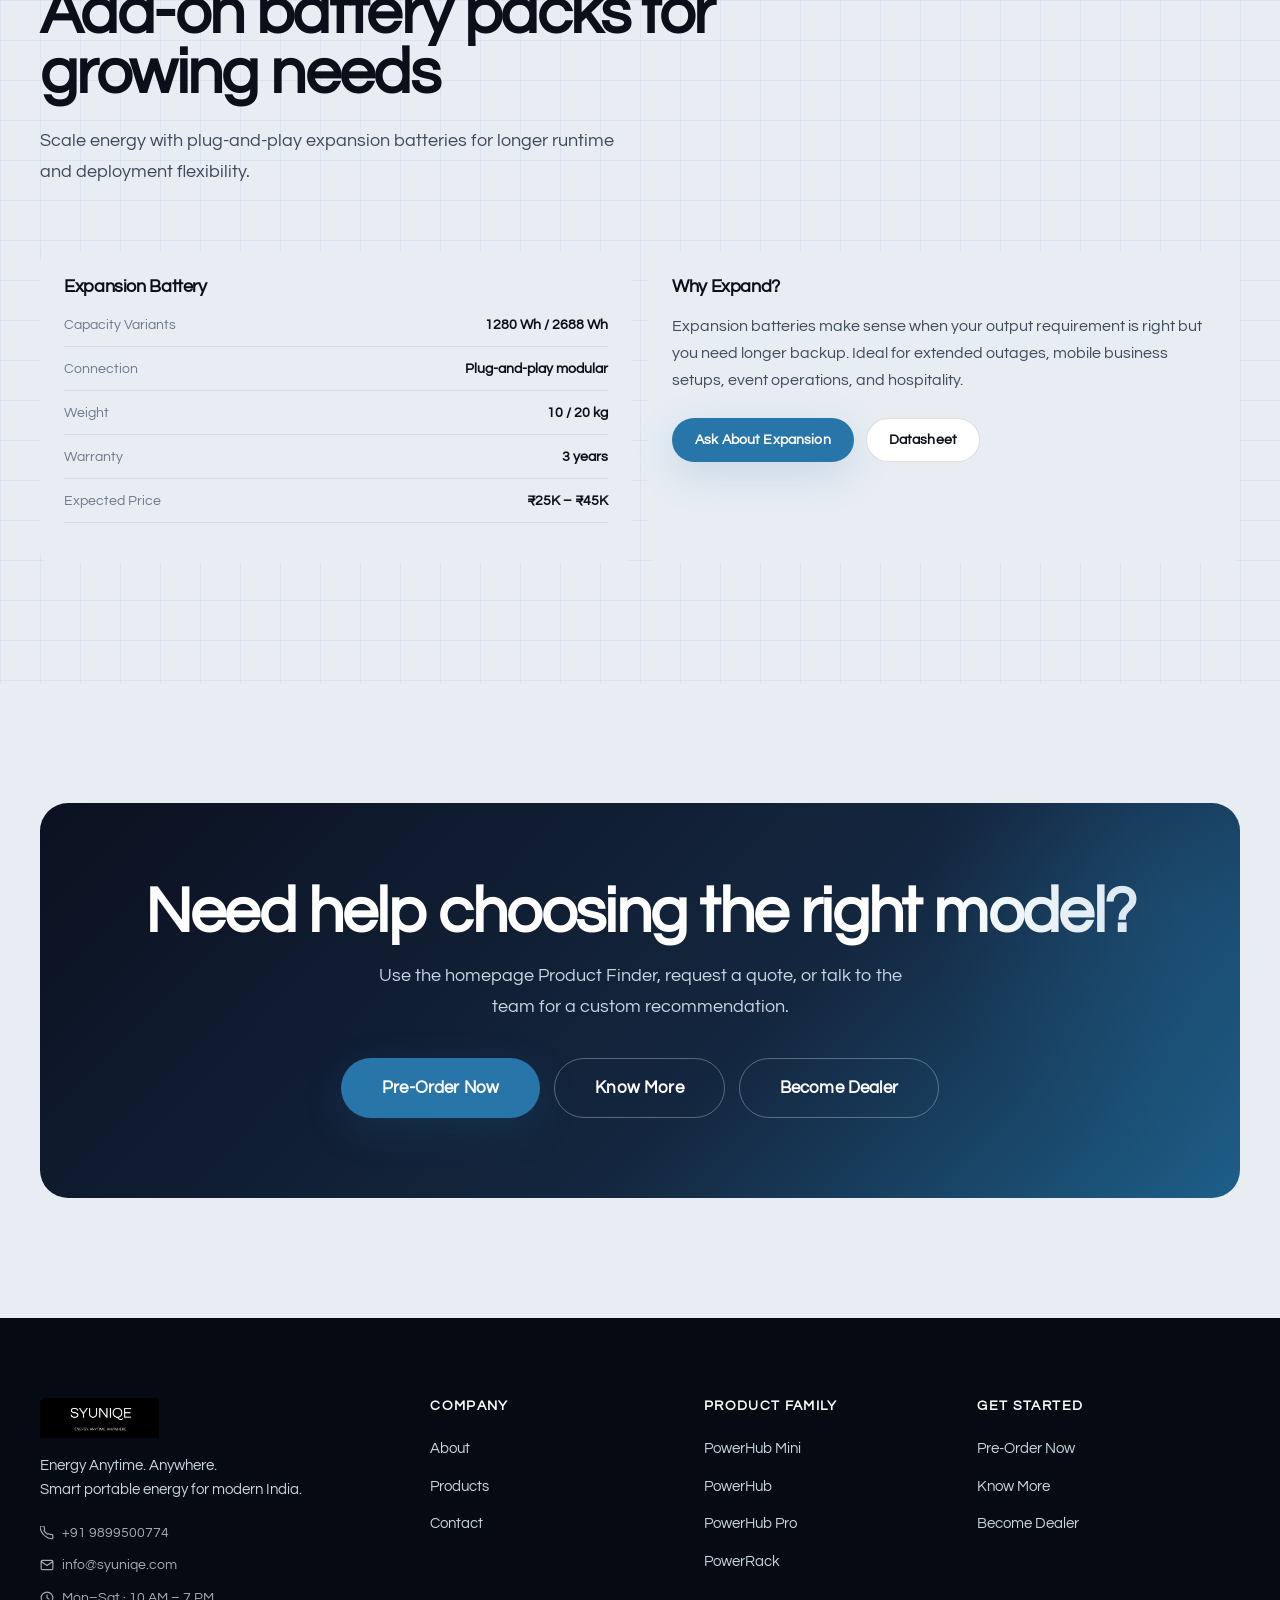
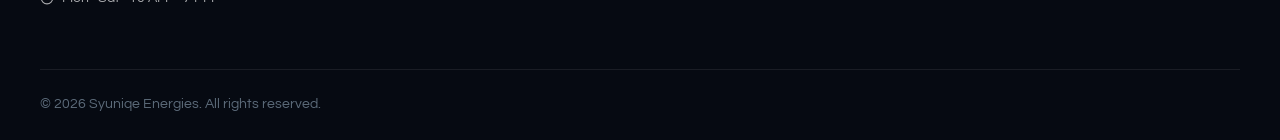
<file: powerhubpro.html>
<!DOCTYPE html>
<html lang="en">
<head>
  <meta charset="UTF-8" />
  <meta name="viewport" content="width=device-width, initial-scale=1.0" />
  <title>Products | Syuniqe Energies</title>
  <meta name="description" content="Explore the full Syuniqe product lineup: PowerHub Mini, PowerHub, PowerHub Pro, PowerRack, and expansion batteries for every scale of backup." />
  <link rel="icon" href="assets/favicon.ico" />
  <link rel="stylesheet" href="css/styles.css" />
</head>
<body>

  <!-- DYNAMIC ISLAND NAVIGATION -->
  <div class="navbar-wrapper">
    <nav class="navbar">
      <a href="index.html" class="nav-brand">
        <img src="assets/NavLogo.png" alt="Syuniqe Energies">
      </a>
      <div class="nav-links">
        <a href="index.html">Home</a>
        <a href="products.html" class="active">Products</a>
        <a href="about.html">About</a>
        <a href="contact.html">Contact</a>
      </div>
      <div class="nav-actions">
        <a href="contact.html#preorder" class="btn btn--primary btn--sm">Pre-Order</a>
      </div>
      <button class="nav-toggle" aria-label="Toggle menu">
        <svg width="24" height="24" fill="none" stroke="currentColor" stroke-width="2"><path d="M3 6h18M3 12h18M3 18h18"/></svg>
      </button>
    </nav>
  </div>

  <main>

    <!-- PAGE HERO 
    <section class="page-hero">
      <div class="container page-hero-inner reveal">
        <a href="products.html" class="back-link" style="margin-bottom: 24px;">
          <svg width="18" height="18" viewBox="0 0 24 24" fill="none" stroke="currentColor" stroke-width="2"><polyline points="15 18 9 12 15 6"></polyline></svg>
          Back to Catalog
        </a>
        <div class="section-label">Products</div>
        <h1>Portable power for every scale</h1>
        <p>From compact personal backup to modular infrastructure racks. Syuniqe builds the energy lineup for modern India.</p>
      </div>
    </section>-->

    

    

    <!-- ════════════════════════════════════════
         POWERHUB PRO
         ════════════════════════════════════════ -->
    <section class="section" id="pro">
      <div class="container">
        <a href="products.html" class="back-link" style="margin-bottom: 24px;">
          <svg width="18" height="12" viewBox="0 0 24 24" fill="none" stroke="currentColor" stroke-width="2"><polyline points="15 18 9 12 15 6"></polyline></svg>
          Back to Catalog
          <br/><br/>
        </a>
        <div class="product-detail reveal">
          <div class="product-detail-visual">
            <img src="assets/pro-render.png" alt="PowerHub Pro" />
          </div>
          <div class="product-detail-content">
            <div class="recommend-badge">Higher Output</div>
            <h2>PowerHub Pro</h2>
            <p style="color:var(--ink-secondary);font-size:1.05rem;line-height:1.7;margin-top:12px;">
              For heavier appliances, events, remote operations, hospitality, medical edge cases,
              and professional environments that need stronger output and longer runtime.
            </p>
            <div class="price-line" style="margin-top:24px;">
              <strong>Request Quote</strong>
              <span>Est. ₹1.3L – ₹1.5L</span>
            </div>
            <div class="chips" style="margin-top:12px;">
              <span class="chip">6048Wh</span>
              <span class="chip">5500W output</span>
              <span class="chip">10kW surge</span>
              <span class="chip">7500W solar</span>
              <span class="chip">Expandable up to 6,656Wh</span>
            </div>
            <div style="display:flex;gap:12px;margin-top:24px;flex-wrap:wrap;">
              <a href="contact.html#quote" class="btn btn--primary">Request Quote</a>
              <a href="contact.html#demo" class="btn btn--secondary">Datasheet</a>
            </div>
          </div>
        </div>

        <div class="specs-grid reveal">
          <div class="specs-card">
            <h3>Key Specifications</h3>
            <div class="spec-list">
              <div class="spec-item"><span>Battery Capacity</span><strong>6048 Wh</strong></div>
              <div class="spec-item"><span>Output Power</span><strong>5500 W</strong></div>
              <div class="spec-item"><span>Surge Power</span><strong>4800 W</strong></div>
              <div class="spec-item"><span>Battery Chemistry</span><strong>LiFePO4</strong></div>
              <div class="spec-item"><span>Cycle Life</span><strong>4000+ cycles</strong></div>
              <div class="spec-item"><span>Charging (AC)</span><strong>~4 hours</strong></div>
              <div class="spec-item"><span>Solar Input</span><strong>Up to 7500 W</strong></div>
              <div class="spec-item"><span>Expandable</span><strong>Up to 6656 Wh</strong></div>
              <div class="spec-item"><span>Weight</span><strong>s~55 kg</strong></div>
              <div class="spec-item"><span>Warranty</span><strong>3 years</strong></div>
            </div>
          </div>
          <div class="specs-card">
            <h3>Ports & Ideal Deployments</h3>
            <div class="spec-list">
              <div class="spec-item"><span>AC Output</span><strong>6 × 230V</strong></div>
              <div class="spec-item"><span>USB-A</span><strong>4 ports</strong></div>
              <div class="spec-item"><span>USB-C</span><strong>2 ports</strong></div>
              <div class="spec-item"><span>Wireless Charger</span><strong>2 pads on surface</strong></div>
            </div>
            <div class="chips" style="margin-top:20px;">
              <span class="chip">Events</span>
              <span class="chip">Field teams</span>
              <span class="chip">Resorts</span>
              <span class="chip">Medical backup</span>
              <span class="chip">Remote operations</span>
            </div>
            <p style="margin-top:16px;color:var(--ink-secondary);font-size:.92rem;line-height:1.6;">
              Choose Pro when portability matters but output and runtime needs exceed typical household use.
            </p>
          </div>
        </div>
      </div>
    </section>

    

    <!-- ════════════════════════════════════════
         EXPANSION BATTERY
         ════════════════════════════════════════ -->
    <section class="section" id="battery">
      <div class="container">
        <div class="section-header reveal">
          <div class="section-label">Expansion</div>
          <h2>Add-on battery packs for growing&nbsp;needs</h2>
          <p>Scale energy with plug-and-play expansion batteries for longer runtime and deployment flexibility.</p>
        </div>

        <div class="specs-grid reveal">
          <div class="specs-card">
            <h3>Expansion Battery</h3>
            <div class="spec-list" style="margin-top:16px;">
              <div class="spec-item"><span>Capacity Variants</span><strong>1280 Wh / 2688 Wh</strong></div>
              <div class="spec-item"><span>Connection</span><strong>Plug-and-play modular</strong></div>
              <div class="spec-item"><span>Weight</span><strong>10 / 20 kg</strong></div>
              <div class="spec-item"><span>Warranty</span><strong>3 years</strong></div>
              <div class="spec-item"><span>Expected Price</span><strong>₹25K – ₹45K</strong></div>
            </div>
          </div>
          <div class="specs-card">
            <h3>Why Expand?</h3>
            <p style="color:var(--ink-secondary);font-size:1rem;line-height:1.7;margin-top:8px;">
              Expansion batteries make sense when your output requirement is right but you need longer backup.
              Ideal for extended outages, mobile business setups, event operations, and hospitality.
            </p>
            <div style="display:flex;gap:12px;margin-top:24px;flex-wrap:wrap;">
              <a href="contact.html#knowmore" class="btn btn--primary btn--sm">Ask About Expansion</a>
              <a href="contact.html#preorder" class="btn btn--secondary btn--sm">Datasheet</a>
            </div>
          </div>
        </div>
      </div>
    </section>

    <!-- FINAL CTA -->
    <section class="section" style="background:var(--surface-dim);">
      <div class="container">
        <div class="cta-banner reveal">
          <h2>Need help choosing the right&nbsp;model?</h2>
          <p>Use the homepage Product Finder, request a quote, or talk to the team for a custom recommendation.</p>
          <div class="cta-actions">
           <a href="contact.html#preorder" class="btn btn--primary btn--lg">Pre-Order Now</a>
            <a href="contact.html#knowmore" class="btn btn--white-ghost btn--lg">Know More</a>
            <a href="contact.html#dealer" class="btn btn--white-ghost btn--lg">Become Dealer</a>
          </div>
        </div>
      </div>
    </section>

  </main>

  <footer class="footer">
    <div class="container footer-grid">
      <div class="footer-brand">
        <img src="assets/logo-white.png" alt="Syuniqe Energies" />
        <p>Energy Anytime. Anywhere.<br>Smart portable energy for modern India.</p>
        <div style="margin-top:20px;display:flex;flex-direction:column;gap:10px;font-size:0.88rem;">
          <div style="display:flex;align-items:center;gap:8px;color:rgba(255,255,255,0.65);">
            <svg width="14" height="14" viewBox="0 0 24 24" fill="none" stroke="currentColor" stroke-width="2"><path d="M22 16.92v3a2 2 0 01-2.18 2 19.79 19.79 0 01-8.63-3.07A19.5 19.5 0 013.07 10.8 19.79 19.79 0 01.22 2.18 2 2 0 012.18 0h3a2 2 0 012 1.72c.127.96.361 1.903.7 2.81a2 2 0 01-.45 2.11L6.91 7.91a16 16 0 006.16 6.16l1.27-.54a2 2 0 012.11.45c.907.339 1.85.573 2.81.7A2 2 0 0122 16.92z"/></svg>
            +91 9899500774
          </div>
          <div style="display:flex;align-items:center;gap:8px;color:rgba(255,255,255,0.65);">
            <svg width="14" height="14" viewBox="0 0 24 24" fill="none" stroke="currentColor" stroke-width="2"><path d="M4 4h16c1.1 0 2 .9 2 2v12c0 1.1-.9 2-2 2H4c-1.1 0-2-.9-2-2V6c0-1.1.9-2 2-2z"/><polyline points="22,6 12,13 2,6"/></svg>
            info@syuniqe.com
          </div>
          <div style="display:flex;align-items:center;gap:8px;color:rgba(255,255,255,0.65);">
            <svg width="14" height="14" viewBox="0 0 24 24" fill="none" stroke="currentColor" stroke-width="2"><circle cx="12" cy="12" r="10"/><polyline points="12 6 12 12 16 14"/></svg>
            Mon–Sat &middot; 10 AM – 7 PM
          </div>
        </div>
      </div>
      <div>
        <h4>Company</h4>
        <ul>
          <li><a href="about.html">About</a></li>
          <li><a href="products.html">Products</a></li>
          <li><a href="contact.html">Contact</a></li>
        </ul>
      </div>
      <div>
        <h4>Product Family</h4>
        <ul>
          <li><a href="#mini">PowerHub Mini</a></li>
          <li><a href="#powerhub">PowerHub</a></li>
          <li><a href="#pro">PowerHub Pro</a></li>
          <li><a href="#rack">PowerRack</a></li>
        </ul>
      </div>
      <div>
        <h4>Get Started</h4>
        <ul>
          <li><a href="contact.html#preorder">Pre-Order Now</a></li>
          <li><a href="contact.html#demo">Know More</a></li>
          <li><a href="contact.html#dealer">Become Dealer</a></li>
        </ul>
      </div>
    </div>
    <div class="container footer-bottom">© 2026 Syuniqe Energies. All rights reserved.</div>
  </footer>

  <a class="whatsapp-float" href="https://wa.me/919899500774" aria-label="Chat on WhatsApp">
    <svg viewBox="0 0 24 24" fill="currentColor"><path d="M17.472 14.382c-.297-.149-1.758-.867-2.03-.967-.273-.099-.471-.148-.67.15-.197.297-.767.966-.94 1.164-.173.199-.347.223-.644.075-.297-.15-1.255-.463-2.39-1.475-.883-.788-1.48-1.761-1.653-2.059-.173-.297-.018-.458.13-.606.134-.133.298-.347.446-.52.149-.174.198-.298.298-.497.099-.198.05-.371-.025-.52-.075-.149-.669-1.612-.916-2.207-.242-.579-.487-.5-.669-.51-.173-.008-.371-.01-.57-.01-.198 0-.52.074-.792.372-.272.297-1.04 1.016-1.04 2.479 0 1.462 1.065 2.875 1.213 3.074.149.198 2.096 3.2 5.077 4.487.709.306 1.262.489 1.694.625.712.227 1.36.195 1.871.118.571-.085 1.758-.719 2.006-1.413.248-.694.248-1.289.173-1.413-.074-.124-.272-.198-.57-.347m-5.421 7.403h-.004a9.87 9.87 0 01-5.031-1.378l-.361-.214-3.741.982.998-3.648-.235-.374a9.86 9.86 0 01-1.51-5.26c.001-5.45 4.436-9.884 9.888-9.884 2.64 0 5.122 1.03 6.988 2.898a9.825 9.825 0 012.893 6.994c-.003 5.45-4.437 9.884-9.885 9.884m8.413-18.297A11.815 11.815 0 0012.05 0C5.495 0 .16 5.335.157 11.892c0 2.096.547 4.142 1.588 5.945L.057 24l6.305-1.654a11.882 11.882 0 005.683 1.448h.005c6.554 0 11.89-5.335 11.893-11.893a11.821 11.821 0 00-3.48-8.413z"/></svg>
  </a>

  <script src="js/main.js"></script>
</body>
</html>
</file>
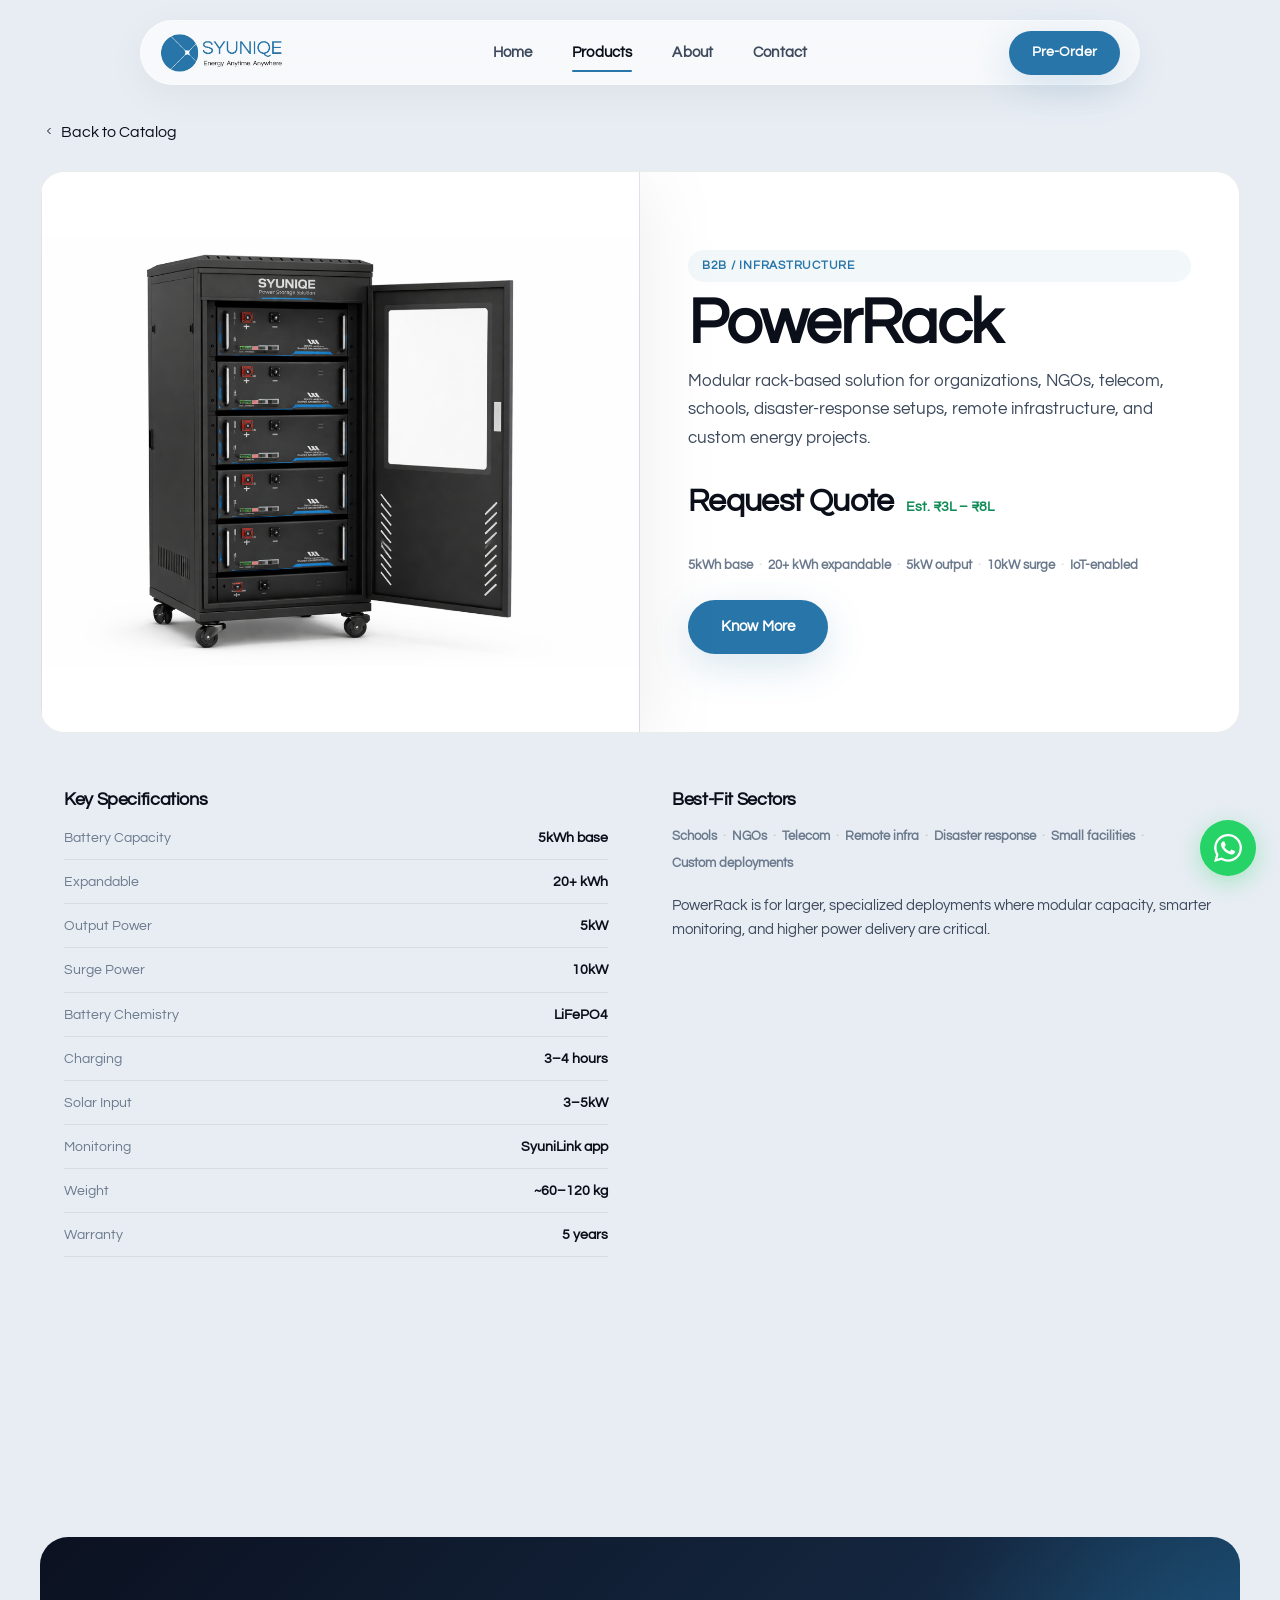
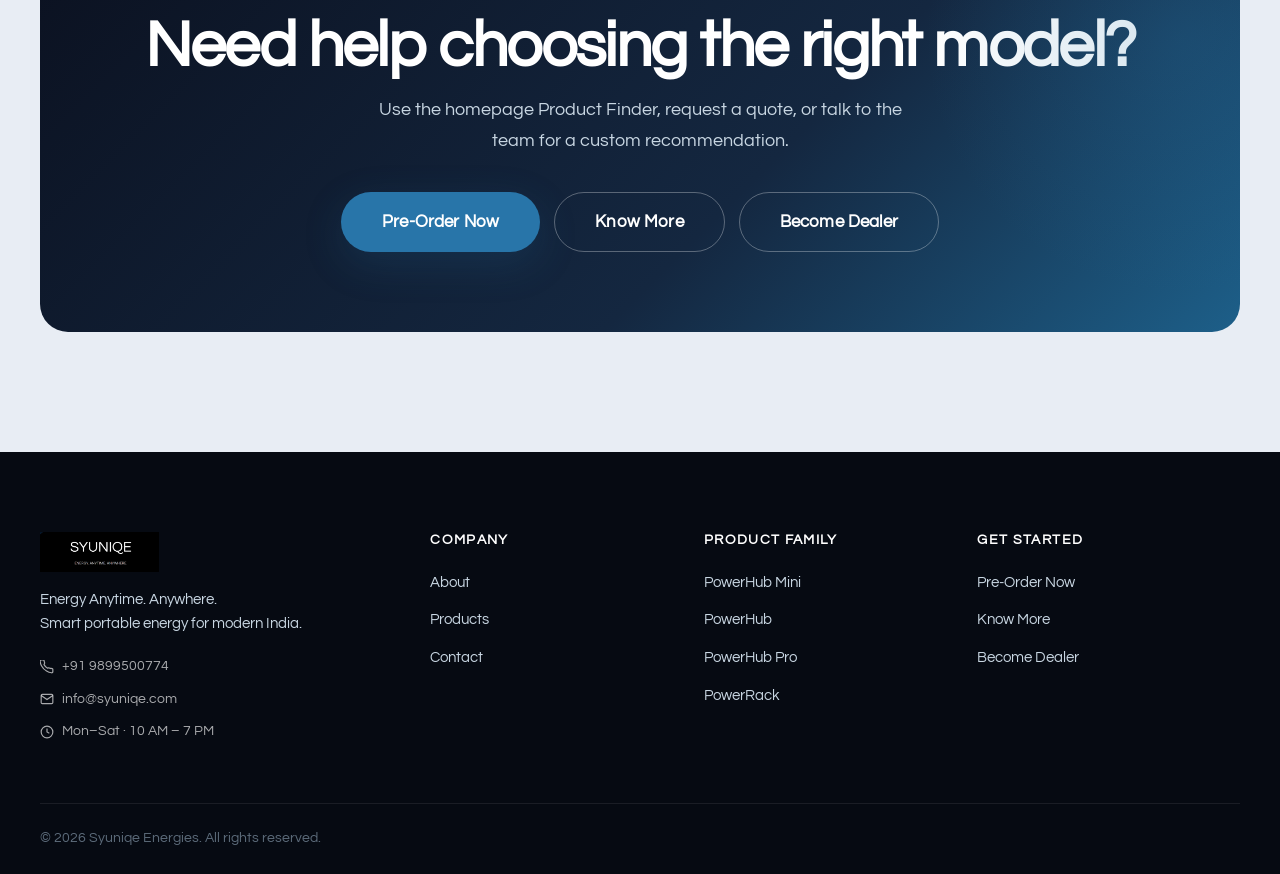
<file: powerrack.html>
<!DOCTYPE html>
<html lang="en">
<head>
  <meta charset="UTF-8" />
  <meta name="viewport" content="width=device-width, initial-scale=1.0" />
  <title>Products | Syuniqe Energies</title>
  <meta name="description" content="Explore the full Syuniqe product lineup: PowerHub Mini, PowerHub, PowerHub Pro, PowerRack, and expansion batteries for every scale of backup." />
  <link rel="icon" href="assets/favicon.ico" />
  <link rel="stylesheet" href="css/styles.css" />
</head>
<body>

  <!-- DYNAMIC ISLAND NAVIGATION -->
  <div class="navbar-wrapper">
    <nav class="navbar">
      <a href="index.html" class="nav-brand">
        <img src="assets/NavLogo.png" alt="Syuniqe Energies">
      </a>
      <div class="nav-links">
        <a href="index.html">Home</a>
        <a href="products.html" class="active">Products</a>
        <a href="about.html">About</a>
        <a href="contact.html">Contact</a>
      </div>
      <div class="nav-actions">
        <a href="contact.html#preorder" class="btn btn--primary btn--sm">Pre-Order</a>
      </div>
      <button class="nav-toggle" aria-label="Toggle menu">
        <svg width="24" height="24" fill="none" stroke="currentColor" stroke-width="2"><path d="M3 6h18M3 12h18M3 18h18"/></svg>
      </button>
    </nav>
  </div>

  <main>

    <!-- PAGE HERO 
    <section class="page-hero">
      <div class="container page-hero-inner reveal">
        <a href="products.html" class="back-link" style="margin-bottom: 24px;">
          <svg width="18" height="18" viewBox="0 0 24 24" fill="none" stroke="currentColor" stroke-width="2"><polyline points="15 18 9 12 15 6"></polyline></svg>
          Back to Catalog
        </a>
        <div class="section-label">Products</div>
        <h1>Portable power for every scale</h1>
        <p>From compact personal backup to modular infrastructure racks. Syuniqe builds the energy lineup for modern India.</p>
      </div>
    </section> -->

    

    

    

    <!-- ════════════════════════════════════════
         POWERRACK
         ════════════════════════════════════════ -->
    <section class="section" id="rack" style="background:var(--surface-dim);">
      <div class="container">
        <a href="products.html" class="back-link" style="margin-bottom: 24px;">
          <svg width="18" height="12" viewBox="0 0 24 24" fill="none" stroke="currentColor" stroke-width="2"><polyline points="15 18 9 12 15 6"></polyline></svg>
          Back to Catalog
          <br/><br/>
        </a>
        <div class="product-detail reveal">
          <div class="product-detail-visual">
            <img src="assets/render-rack.png" alt="PowerRack" />
          </div>
          <div class="product-detail-content">
            <div class="recommend-badge">B2B / Infrastructure</div>
            <h2>PowerRack</h2>
            <p style="color:var(--ink-secondary);font-size:1.05rem;line-height:1.7;margin-top:12px;">
              Modular rack-based solution for organizations, NGOs, telecom, schools,
              disaster-response setups, remote infrastructure, and custom energy projects.
            </p>
            <div class="price-line" style="margin-top:24px;">
              <strong>Request Quote</strong>
              <span>Est. ₹3L – ₹8L</span>
            </div>
            <div class="chips" style="margin-top:12px;">
              <span class="chip">5kWh base</span>
              <span class="chip">20+ kWh expandable</span>
              <span class="chip">5kW output</span>
              <span class="chip">10kW surge</span>
              <span class="chip">IoT-enabled</span>
            </div>
            <div style="display:flex;gap:12px;margin-top:24px;flex-wrap:wrap;">
              <a href="contact.html#knowmore" class="btn btn--primary">Know More</a>
            </div>
          </div>
        </div>

        <div class="specs-grid reveal">
          <div class="specs-card">
            <h3>Key Specifications</h3>
            <div class="spec-list">
              <div class="spec-item"><span>Battery Capacity</span><strong>5kWh base</strong></div>
              <div class="spec-item"><span>Expandable</span><strong>20+ kWh</strong></div>
              <div class="spec-item"><span>Output Power</span><strong>5kW</strong></div>
              <div class="spec-item"><span>Surge Power</span><strong>10kW</strong></div>
              <div class="spec-item"><span>Battery Chemistry</span><strong>LiFePO4</strong></div>
              <div class="spec-item"><span>Charging</span><strong>3–4 hours</strong></div>
              <div class="spec-item"><span>Solar Input</span><strong>3–5kW</strong></div>
              <div class="spec-item"><span>Monitoring</span><strong>SyuniLink app</strong></div>
              <div class="spec-item"><span>Weight</span><strong>~60–120 kg</strong></div>
              <div class="spec-item"><span>Warranty</span><strong>5 years</strong></div>
            </div>
          </div>
          <div class="specs-card">
            <h3>Best-Fit Sectors</h3>
            <div class="chips" style="margin-top:12px;">
              <span class="chip">Schools</span>
              <span class="chip">NGOs</span>
              <span class="chip">Telecom</span>
              <span class="chip">Remote infra</span>
              <span class="chip">Disaster response</span>
              <span class="chip">Small facilities</span>
              <span class="chip">Custom deployments</span>
            </div>
            <p style="margin-top:20px;color:var(--ink-secondary);font-size:.92rem;line-height:1.6;">
              PowerRack is for larger, specialized deployments where modular capacity,
              smarter monitoring, and higher power delivery are critical.
            </p>
          </div>
        </div>
      </div>
    </section>

    

   <!-- FINAL CTA -->
    <section class="section" style="background:var(--surface-dim);">
      <div class="container">
        <div class="cta-banner reveal">
          <h2>Need help choosing the right&nbsp;model?</h2>
          <p>Use the homepage Product Finder, request a quote, or talk to the team for a custom recommendation.</p>
          <div class="cta-actions">
           <a href="contact.html#preorder" class="btn btn--primary btn--lg">Pre-Order Now</a>
            <a href="contact.html#knowmore" class="btn btn--white-ghost btn--lg">Know More</a>
            <a href="contact.html#dealer" class="btn btn--white-ghost btn--lg">Become Dealer</a>
          </div>
        </div>
      </div>
    </section>

  </main>

  <footer class="footer">
    <div class="container footer-grid">
      <div class="footer-brand">
        <img src="assets/logo-white.png" alt="Syuniqe Energies" />
        <p>Energy Anytime. Anywhere.<br>Smart portable energy for modern India.</p>
        <div style="margin-top:20px;display:flex;flex-direction:column;gap:10px;font-size:0.88rem;">
          <div style="display:flex;align-items:center;gap:8px;color:rgba(255,255,255,0.65);">
            <svg width="14" height="14" viewBox="0 0 24 24" fill="none" stroke="currentColor" stroke-width="2"><path d="M22 16.92v3a2 2 0 01-2.18 2 19.79 19.79 0 01-8.63-3.07A19.5 19.5 0 013.07 10.8 19.79 19.79 0 01.22 2.18 2 2 0 012.18 0h3a2 2 0 012 1.72c.127.96.361 1.903.7 2.81a2 2 0 01-.45 2.11L6.91 7.91a16 16 0 006.16 6.16l1.27-.54a2 2 0 012.11.45c.907.339 1.85.573 2.81.7A2 2 0 0122 16.92z"/></svg>
            +91 9899500774
          </div>
          <div style="display:flex;align-items:center;gap:8px;color:rgba(255,255,255,0.65);">
            <svg width="14" height="14" viewBox="0 0 24 24" fill="none" stroke="currentColor" stroke-width="2"><path d="M4 4h16c1.1 0 2 .9 2 2v12c0 1.1-.9 2-2 2H4c-1.1 0-2-.9-2-2V6c0-1.1.9-2 2-2z"/><polyline points="22,6 12,13 2,6"/></svg>
            info@syuniqe.com
          </div>
          <div style="display:flex;align-items:center;gap:8px;color:rgba(255,255,255,0.65);">
            <svg width="14" height="14" viewBox="0 0 24 24" fill="none" stroke="currentColor" stroke-width="2"><circle cx="12" cy="12" r="10"/><polyline points="12 6 12 12 16 14"/></svg>
            Mon–Sat &middot; 10 AM – 7 PM
          </div>
        </div>
      </div>
      <div>
        <h4>Company</h4>
        <ul>
          <li><a href="about.html">About</a></li>
          <li><a href="products.html">Products</a></li>
          <li><a href="contact.html">Contact</a></li>
        </ul>
      </div>
      <div>
        <h4>Product Family</h4>
        <ul>
          <li><a href="#mini">PowerHub Mini</a></li>
          <li><a href="#powerhub">PowerHub</a></li>
          <li><a href="#pro">PowerHub Pro</a></li>
          <li><a href="#rack">PowerRack</a></li>
        </ul>
      </div>
      <div>
        <h4>Get Started</h4>
        <ul>
          <li><a href="contact.html#preorder">Pre-Order Now</a></li>
          <li><a href="contact.html#demo">Know More</a></li>
          <li><a href="contact.html#dealer">Become Dealer</a></li>
        </ul>
      </div>
    </div>
    <div class="container footer-bottom">© 2026 Syuniqe Energies. All rights reserved.</div>
  </footer>

  <a class="whatsapp-float" href="https://wa.me/919899500774" aria-label="Chat on WhatsApp">
    <svg viewBox="0 0 24 24" fill="currentColor"><path d="M17.472 14.382c-.297-.149-1.758-.867-2.03-.967-.273-.099-.471-.148-.67.15-.197.297-.767.966-.94 1.164-.173.199-.347.223-.644.075-.297-.15-1.255-.463-2.39-1.475-.883-.788-1.48-1.761-1.653-2.059-.173-.297-.018-.458.13-.606.134-.133.298-.347.446-.52.149-.174.198-.298.298-.497.099-.198.05-.371-.025-.52-.075-.149-.669-1.612-.916-2.207-.242-.579-.487-.5-.669-.51-.173-.008-.371-.01-.57-.01-.198 0-.52.074-.792.372-.272.297-1.04 1.016-1.04 2.479 0 1.462 1.065 2.875 1.213 3.074.149.198 2.096 3.2 5.077 4.487.709.306 1.262.489 1.694.625.712.227 1.36.195 1.871.118.571-.085 1.758-.719 2.006-1.413.248-.694.248-1.289.173-1.413-.074-.124-.272-.198-.57-.347m-5.421 7.403h-.004a9.87 9.87 0 01-5.031-1.378l-.361-.214-3.741.982.998-3.648-.235-.374a9.86 9.86 0 01-1.51-5.26c.001-5.45 4.436-9.884 9.888-9.884 2.64 0 5.122 1.03 6.988 2.898a9.825 9.825 0 012.893 6.994c-.003 5.45-4.437 9.884-9.885 9.884m8.413-18.297A11.815 11.815 0 0012.05 0C5.495 0 .16 5.335.157 11.892c0 2.096.547 4.142 1.588 5.945L.057 24l6.305-1.654a11.882 11.882 0 005.683 1.448h.005c6.554 0 11.89-5.335 11.893-11.893a11.821 11.821 0 00-3.48-8.413z"/></svg>
  </a>

  <script src="js/main.js"></script>
</body>
</html>
</file>
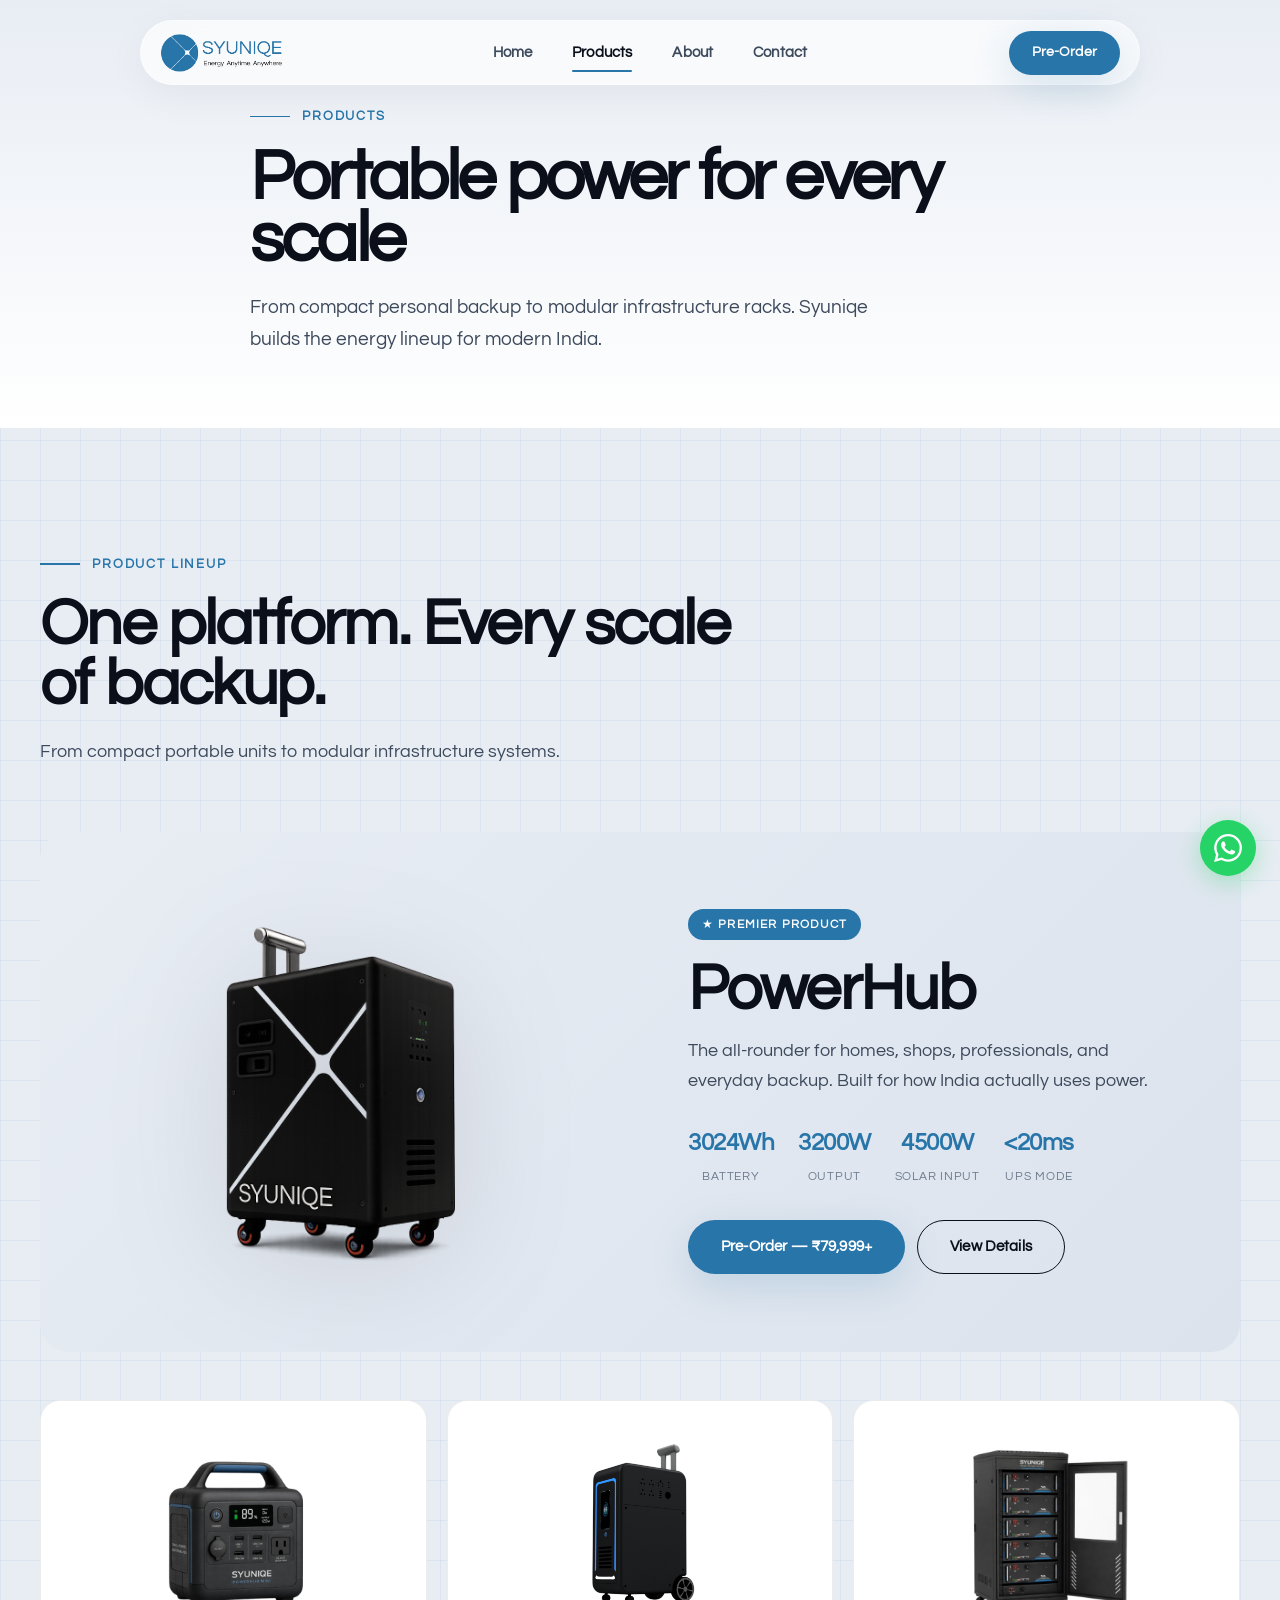
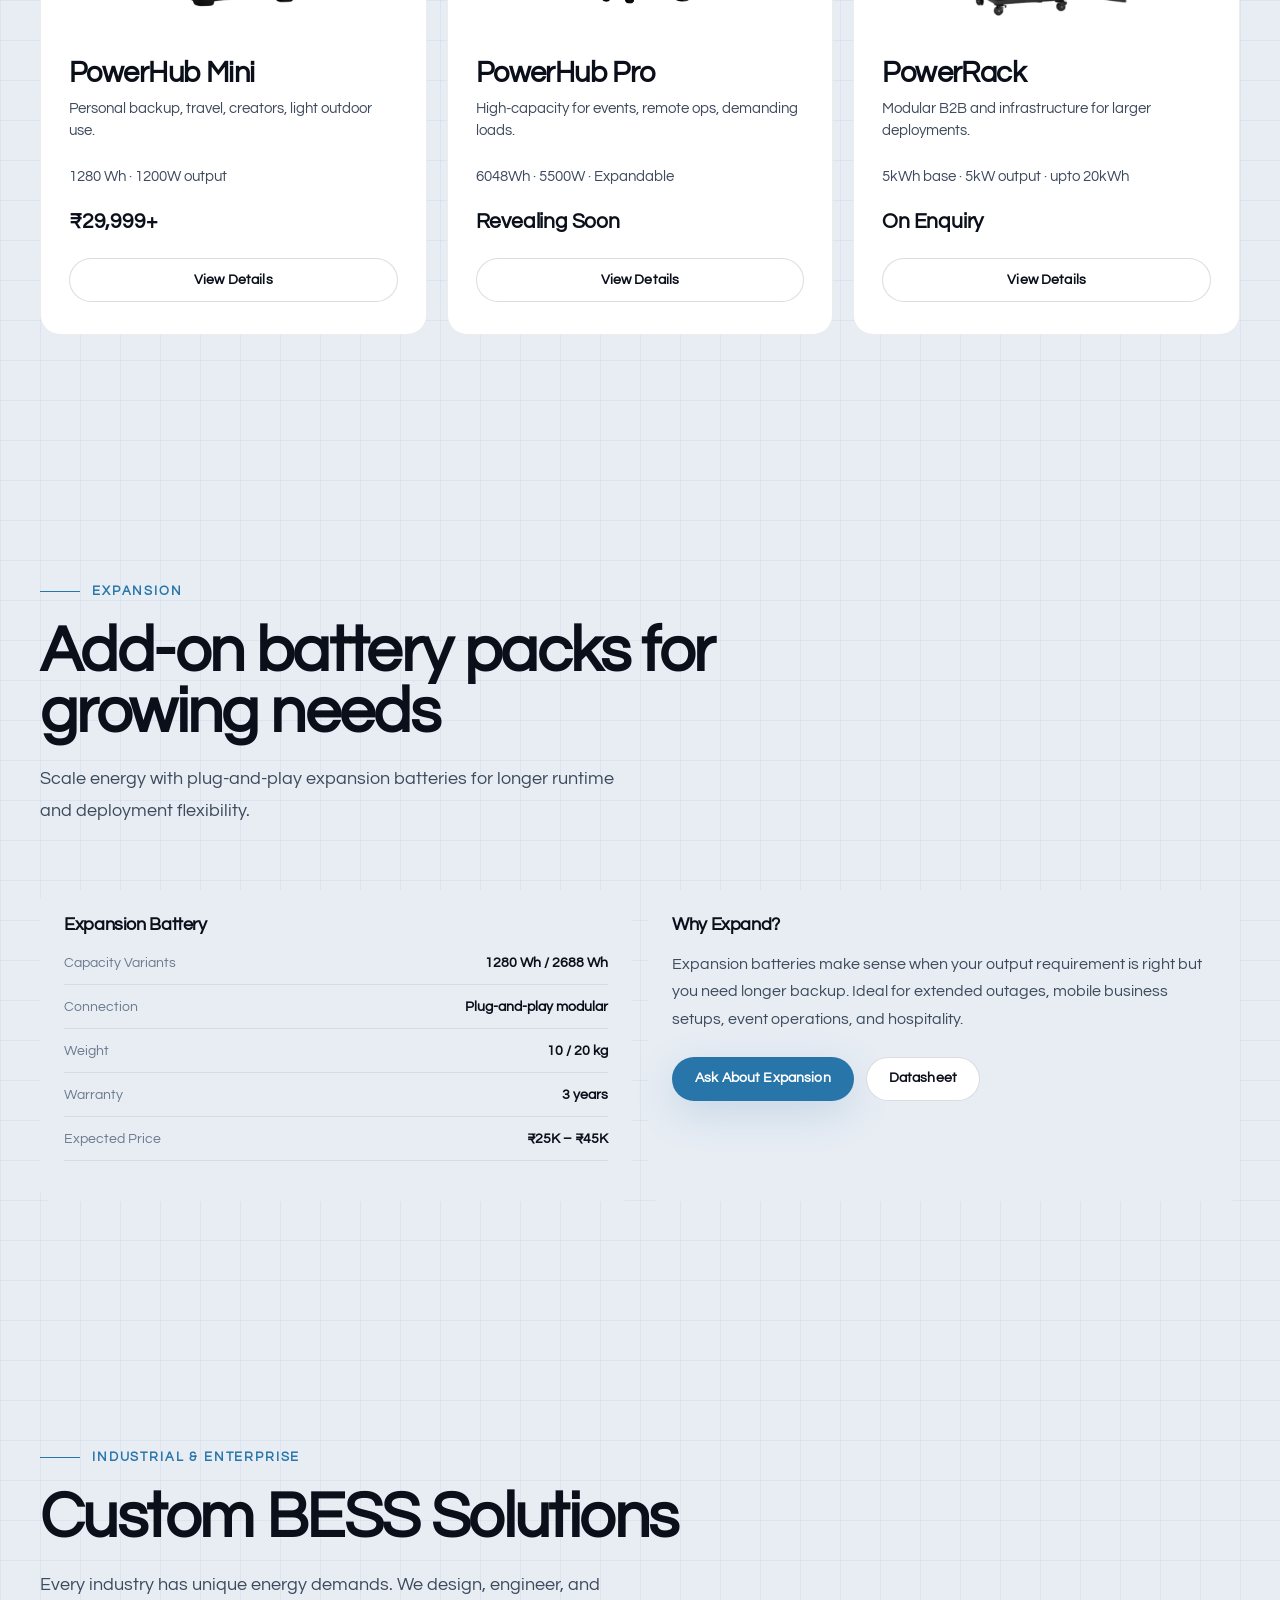
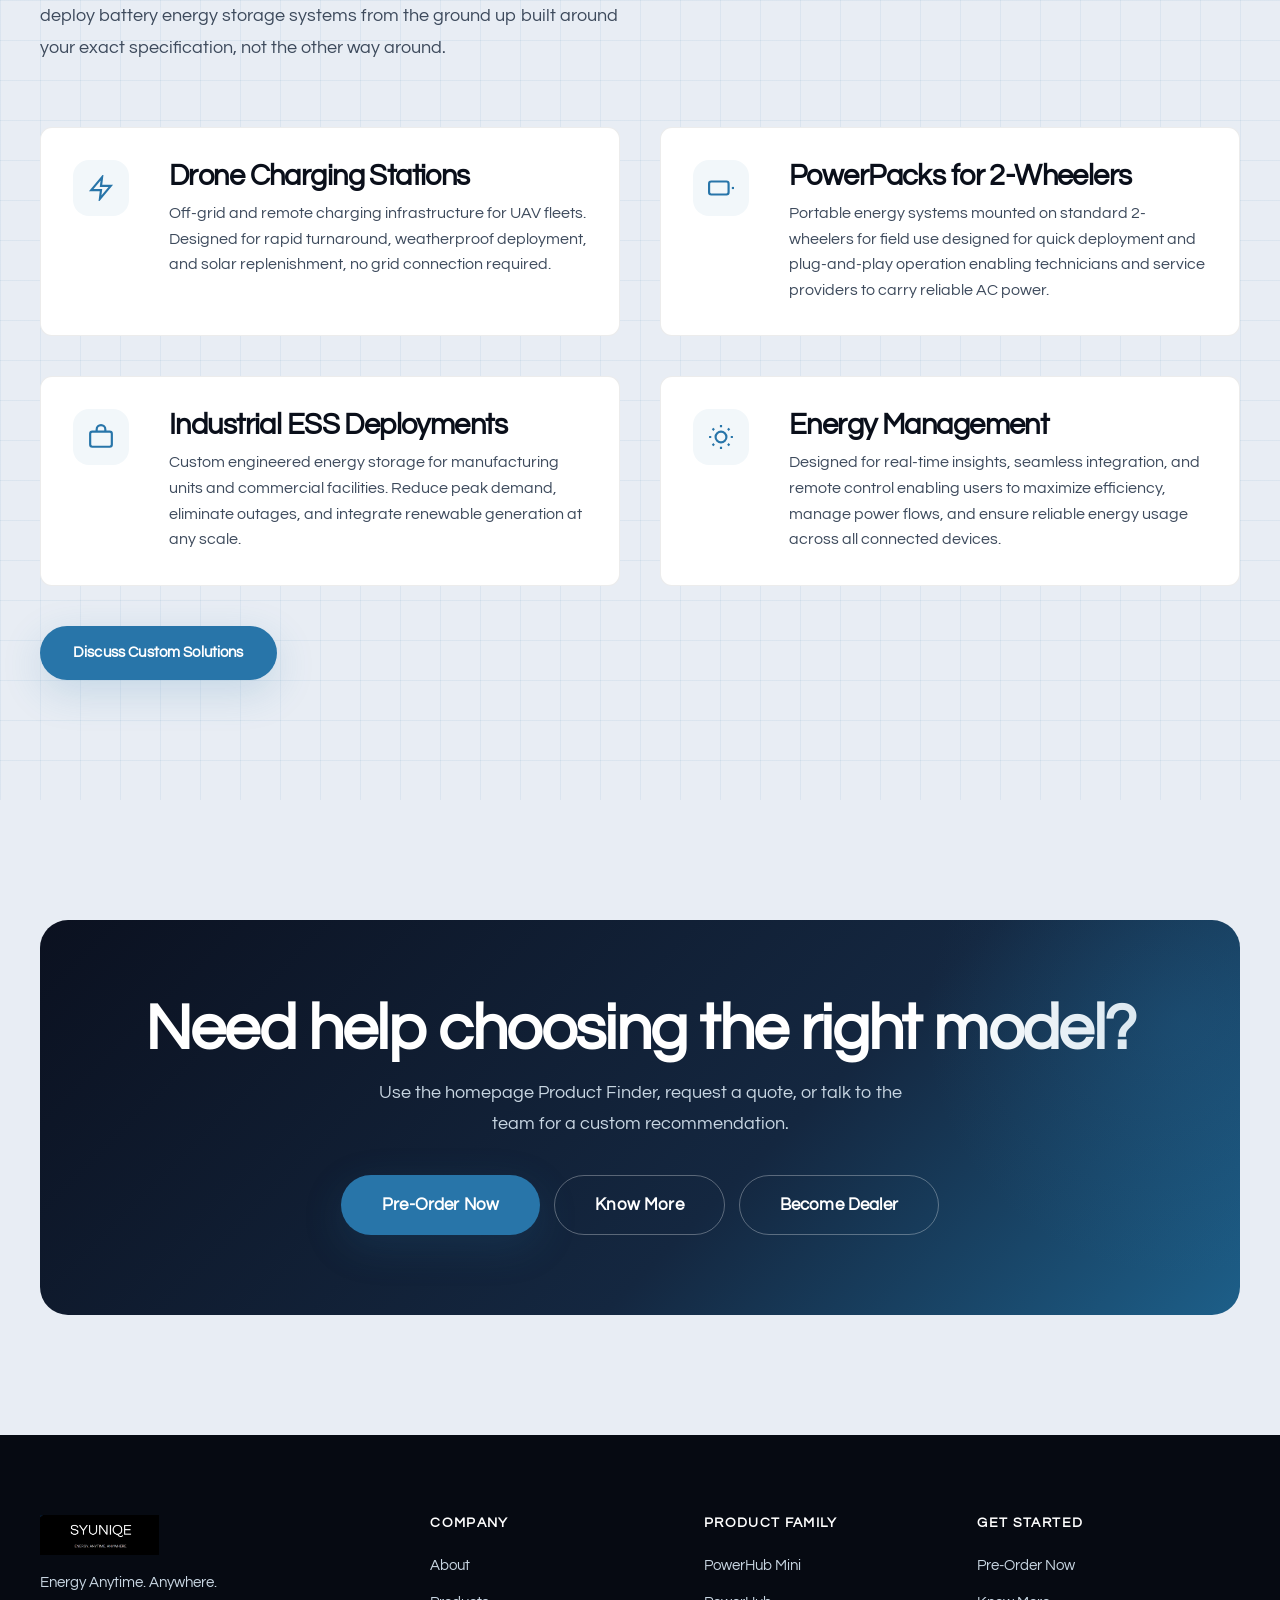
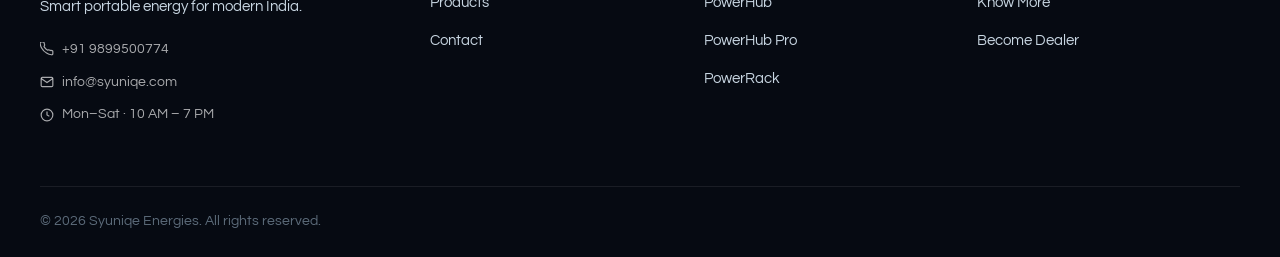
<file: products.html>
<!DOCTYPE html>
<html lang="en">
<head>
  <meta charset="UTF-8" />
  <meta name="viewport" content="width=device-width, initial-scale=1.0" />
  <title>Products | Syuniqe Energies</title>
  <meta name="description" content="Explore the full Syuniqe product lineup: PowerHub Mini, PowerHub, PowerHub Pro, PowerRack, and expansion batteries for every scale of backup." />
  <link rel="icon" href="assets/favicon.ico" />
  <link rel="stylesheet" href="css/styles.css" />
</head>
<body>

  <!-- DYNAMIC ISLAND NAVIGATION -->
  <div class="navbar-wrapper">
    <nav class="navbar">
      <a href="index.html" class="nav-brand">
        <img src="assets/NavLogo.png" alt="Syuniqe Energies">
      </a>
      <div class="nav-links">
        <a href="index.html">Home</a>
        <a href="products.html" class="active">Products</a>
        <a href="about.html">About</a>
        <a href="contact.html">Contact</a>
      </div>
      <div class="nav-actions">
        <a href="contact.html#preorder" class="btn btn--primary btn--sm">Pre-Order</a>
      </div>
      <button class="nav-toggle" aria-label="Toggle menu">
        <svg width="24" height="24" fill="none" stroke="currentColor" stroke-width="2"><path d="M3 6h18M3 12h18M3 18h18"/></svg>
      </button>
    </nav>
  </div>

  <main>

    <!-- PAGE HERO -->
    <section class="page-hero">
      <div class="container page-hero-inner reveal">
        <div class="section-label">Products</div>
        <h1>Portable power for every scale</h1>
        <p>From compact personal backup to modular infrastructure racks. Syuniqe builds the energy lineup for modern India.</p>
      </div>
    </section>

    <!-- ════════════════════════════════════════
         PRODUCT SHOWCASE — FLAGSHIP FIRST
         ════════════════════════════════════════ -->
    <section class="section" id="products">
      <div class="container">
        <div class="section-header reveal">
          <div class="section-label">Product Lineup</div>
          <h2>One platform. Every scale of&nbsp;backup.</h2>
          <p>From compact portable units to modular infrastructure systems.</p>
        </div>

        <!-- FLAGSHIP: PowerHub -->
        <div class="flagship reveal">
          <div class="flagship-visual">
            <img src="assets/hubT.png" alt="Syuniqe PowerHub" />
          </div>
          <div class="flagship-content">
            <div class="flagship-label">★ Premier Product</div>
            <h2>PowerHub</h2>
            <p>The all-rounder for homes, shops, professionals, and everyday backup. Built for how India actually uses power.</p>
            <div class="flagship-specs">
              <div class="flagship-spec"><strong>3024Wh</strong><span>Battery</span></div>
              <div class="flagship-spec"><strong>3200W</strong><span>Output</span></div>
              <div class="flagship-spec"><strong>4500W</strong><span>Solar Input</span></div>
              <div class="flagship-spec"><strong>&lt;20ms</strong><span>UPS Mode</span></div>
            </div>
            <div class="flagship-actions">
              <a href="contact.html#preorder" class="btn btn--primary">Pre-Order — ₹79,999+</a>
              <a href="powerhub.html" class="btn btn--ghost">View Details</a>
            </div>
          </div>
        </div>

        <!-- Other products -->
        <div class="product-tiles reveal">
          <div class="product-tile">
            <div class="product-tile-thumb">
              <img src="assets/miniT.png" alt="PowerHub Mini" />
            </div>
            <h3>PowerHub Mini</h3>
            <p>Personal backup, travel, creators, light outdoor use. <br/><br/> 1280 Wh · 1200W output</p>
            <div class="product-tile-price">₹29,999+</div>
            <a class="btn btn--secondary btn--sm" href="powerhubmini.html">View Details</a>
          </div>
          <div class="product-tile">
            <div class="product-tile-thumb">
              <img src="assets/hero-powerhub-render-1.png" alt="PowerHub Pro" />
            </div>
            <h3>PowerHub Pro</h3>
            <p>High-capacity for events, remote ops, demanding loads. <br/><br/> 6048Wh · 5500W · Expandable</p>
            <div class="product-tile-price">Revealing Soon</div>
            <a class="btn btn--secondary btn--sm" href="powerhubpro.html">View Details</a>
          </div>
          <div class="product-tile">
            <div class="product-tile-thumb">
              <img src="assets/rackT.png" alt="PowerRack" />
            </div>
            <h3>PowerRack</h3>
            <p>Modular B2B and infrastructure for larger deployments. <br/><br/> 5kWh base · 5kW output · upto 20kWh</p>
            <div class="product-tile-price">On Enquiry</div>
            <a class="btn btn--secondary btn--sm" href="powerrack.html">View Details</a>
          </div>
        </div>
      </div>
    </section>

    <!-- ════════════════════════════════════════
         POWERHUB — FLAGSHIP HERO
         ════════════════════════════════════════ 
    <section class="section" id="powerhub">
      <div class="container">
        <div class="product-detail reveal">
          <div class="product-detail-visual">
            <img src="assets/powerhub-core-1.png" alt="Syuniqe PowerHub" />
          </div>
          <div class="product-detail-content">
            <div class="flagship-label">★ Hero Product</div>
            <h2>PowerHub</h2>
            <p style="color:var(--ink-secondary);font-size:1.1rem;line-height:1.7;margin-top:12px;">
              The core Syuniqe product for homes, working professionals, shops, schools, and small businesses.
              A cleaner and smarter alternative to legacy backup — designed for how India actually uses power.
            </p>
            <div class="price-line" style="margin-top:24px;">
              <strong>₹79,999/-</strong>
              <span>Expected launch pricing</span>
            </div>
            <div class="chips" style="margin-top:12px;">
              <span class="chip">2688Wh</span>
              <span class="chip">3200W output</span>
              <span class="chip">6400W surge</span>
              <span class="chip">UPS &lt;20ms</span>
              <span class="chip">4500W solar</span>
            </div>
            <div style="display:flex;gap:12px;margin-top:24px;flex-wrap:wrap;">
              <a href="contact.html#preorder" class="btn btn--primary">Pre-Order PowerHub</a>
              <a href="powerhub.html" class="btn btn--secondary">More Details</a>
            </div>
          </div>
        </div>

        </div>
    </section>

    <!-- ════════════════════════════════════════
         POWERHUB MINI
         ════════════════════════════════════════   
    <section class="section" id="mini" style="background:var(--surface-dim);">
      <div class="container">
        <div class="product-detail reveal">
          <div class="product-detail-visual">
            <img src="assets/render-mini.png" alt="PowerHub Mini" />
          </div>
          <div class="product-detail-content">
            <div class="recommend-badge">Compact & Portable</div>
            <h2>PowerHub Mini</h2>
            <p style="color:var(--ink-secondary);font-size:1.05rem;line-height:1.7;margin-top:12px;">
              Designed for lighter backup needs — outdoor use, creator setups, and compact portable power.
              The most accessible way to enter the Syuniqe ecosystem.
            </p>
            <div class="price-line" style="margin-top:24px;">
              <strong>₹29,999/-</strong>
              <span>Expected launch pricing</span>
            </div>
            <div class="chips" style="margin-top:12px;">
              <span class="chip">1280Wh</span>
              <span class="chip">1200W output</span>
              <span class="chip">2400W surge</span>
              <span class="chip">2000W solar</span>
              <span class="chip">8 kg</span>
            </div>
            <div style="display:flex;gap:12px;margin-top:24px;flex-wrap:wrap;">
              <a href="powerhubmini.html" class="btn btn--secondary">More Details</a>
            </div>
          </div>
        </div>

        </div>
    </section>

    <!-- ════════════════════════════════════════
         POWERHUB PRO
         ════════════════════════════════════════ 
    <section class="section" id="pro">
      <div class="container">
        <div class="product-detail reveal">
          <div class="product-detail-visual">
            <img src="assets/pro-render.png" alt="PowerHub Pro" />
          </div>
          <div class="product-detail-content">
            <div class="recommend-badge">Higher Output</div>
            <h2>PowerHub Pro</h2>
            <p style="color:var(--ink-secondary);font-size:1.05rem;line-height:1.7;margin-top:12px;">
              For heavier appliances, events, remote operations, hospitality, medical edge cases,
              and professional environments that need stronger output and longer runtime.
            </p>
            <div class="price-line" style="margin-top:24px;">
              <strong>Request Quote</strong>
              <span>Est. ₹1.3L – ₹1.5L</span>
            </div>
            <div class="chips" style="margin-top:12px;">
              <span class="chip">5376Wh</span>
              <span class="chip">5500W output</span>
              <span class="chip">10kW surge</span>
              <span class="chip">7500W solar</span>
              <span class="chip">Expandable up to 6,656Wh</span>
            </div>
            <div style="display:flex;gap:12px;margin-top:24px;flex-wrap:wrap;">
              <a href="contact.html#quote" class="btn btn--primary">Request Quote</a>
              <a href="powerhubpro.html" class="btn btn--secondary">More Details</a>
            </div>
          </div>
        </div>

        </div>
    </section>

    <!-- ════════════════════════════════════════
         POWERRACK
         ════════════════════════════════════════ 
    <section class="section" id="rack" style="background:var(--surface-dim);">
      <div class="container">
        <div class="product-detail reveal">
          <div class="product-detail-visual">
            <img src="assets/render-rack.png" alt="PowerRack" />
          </div>
          <div class="product-detail-content">
            <div class="recommend-badge">B2B / Infrastructure</div>
            <h2>PowerRack</h2>
            <p style="color:var(--ink-secondary);font-size:1.05rem;line-height:1.7;margin-top:12px;">
              Modular rack-based solution for organizations, NGOs, telecom, schools,
              disaster-response setups, remote infrastructure, and custom energy projects.
            </p>
            <div class="price-line" style="margin-top:24px;">
              <strong>Request Quote</strong>
              <span>Est. ₹3L – ₹8L</span>
            </div>
            <div class="chips" style="margin-top:12px;">
              <span class="chip">5kWh base</span>
              <span class="chip">20+ kWh expandable</span>
              <span class="chip">5kW output</span>
              <span class="chip">10kW surge</span>
              <span class="chip">IoT-enabled</span>
            </div>
            <div style="display:flex;gap:12px;margin-top:24px;flex-wrap:wrap;">
              <a href="powerrack.html" class="btn btn--primary">More Details</a>
            </div>
          </div>
        </div>

        </div>
    </section> -->

    <!-- ════════════════════════════════════════
         EXPANSION BATTERY
         ════════════════════════════════════════ -->
    <section class="section" id="battery">
      <div class="container">
        <div class="section-header reveal">
          <div class="section-label">Expansion</div>
          <h2>Add-on battery packs for growing&nbsp;needs</h2>
          <p>Scale energy with plug-and-play expansion batteries for longer runtime and deployment flexibility.</p>
        </div>

        <div class="specs-grid reveal">
          <div class="specs-card">
            <h3>Expansion Battery</h3>
            <div class="spec-list" style="margin-top:16px;">
              <div class="spec-item"><span>Capacity Variants</span><strong>1280 Wh / 2688 Wh</strong></div>
              <div class="spec-item"><span>Connection</span><strong>Plug-and-play modular</strong></div>
              <div class="spec-item"><span>Weight</span><strong>10 / 20 kg</strong></div>
              <div class="spec-item"><span>Warranty</span><strong>3 years</strong></div>
              <div class="spec-item"><span>Expected Price</span><strong>₹25K – ₹45K</strong></div>
            </div>
          </div>
          <div class="specs-card">
            <h3>Why Expand?</h3>
            <p style="color:var(--ink-secondary);font-size:1rem;line-height:1.7;margin-top:8px;">
              Expansion batteries make sense when your output requirement is right but you need longer backup.
              Ideal for extended outages, mobile business setups, event operations, and hospitality.
            </p>
            <div style="display:flex;gap:12px;margin-top:24px;flex-wrap:wrap;">
              <a href="contact.html#knowmore" class="btn btn--primary btn--sm">Ask About Expansion</a>
              <a href="contact.html#preorder" class="btn btn--secondary btn--sm">Datasheet</a>
            </div>
          </div>
        </div>
      </div>
    </section>

    
    <!-- CUSTOM BESS -->
    <section class="section" id="custom-bess">
      <div class="container">
        <div class="section-header reveal">
          <div class="section-label">Industrial & Enterprise</div>
          <h2>Custom BESS Solutions</h2>
          <p>Every industry has unique energy demands. We design, engineer, and deploy battery energy storage systems from the ground up built around your exact specification, not the other way around.</p>
        </div>
           <div class="features-list reveal">
          <div class="feature-row">
            <div class="feature-icon">
              <svg viewBox="0 0 24 24" fill="none" stroke="currentColor" stroke-width="2"><path d="M13 2L3 14h9l-1 8 10-12h-9l1-8z"/></svg>
            </div>
            <div class="feature-text">
              <h3>Drone Charging Stations</h3>
              <p>Off-grid and remote charging infrastructure for UAV fleets. Designed for rapid turnaround, weatherproof deployment, and solar replenishment, no grid connection required.</p>
            </div>
          </div>
          <div class="feature-row">
            <div class="feature-icon">
              <svg viewBox="0 0 24 24" fill="none" stroke="currentColor" stroke-width="2"><rect x="1" y="6" width="18" height="12" rx="2"/><path d="M23 13v-2"/></svg>
            </div>
            <div class="feature-text">
              <h3>PowerPacks for 2-Wheelers</h3>
              <p>Portable energy systems mounted on standard 2-wheelers for field use designed for quick deployment and plug-and-play operation enabling technicians and service providers to carry reliable AC power.</p>
            </div>
          </div>
          <div class="feature-row">
            <div class="feature-icon">
              <svg viewBox="0 0 24 24" fill="none" stroke="currentColor" stroke-width="2"><rect x="2" y="7" width="20" height="14" rx="2"/><path d="M16 7V5a4 4 0 00-8 0v2"/></svg>
            </div>
            <div class="feature-text">
              <h3>Industrial ESS Deployments</h3>
              <p>Custom engineered energy storage for manufacturing units and commercial facilities. Reduce peak demand, eliminate outages, and integrate renewable generation at any scale.</p>
            </div>
          </div>
          <div class="feature-row">
            <div class="feature-icon">
              <svg viewBox="0 0 24 24" fill="none" stroke="currentColor" stroke-width="2"><circle cx="12" cy="12" r="5"/><path d="M12 1v2M12 21v2M4.22 4.22l1.42 1.42M18.36 18.36l1.42 1.42M1 12h2M21 12h2M4.22 19.78l1.42-1.42M18.36 5.64l1.42-1.42"/></svg>
            </div>
            <div class="feature-text">
              <h3>Energy Management</h3>
              <p>Designed for real-time insights, seamless integration, and remote control enabling users to maximize efficiency, manage power flows, and ensure reliable energy usage across all connected devices.</p>
            </div>
          </div>
        </div>
        <div style="margin-top:40px;" class="reveal">
          <a href="contact.html#knowmore" class="btn btn--primary">Discuss Custom Solutions</a>
        </div>
      </div>
    </section>

    <!-- FINAL CTA -->
    <section class="section" style="background:var(--surface-dim);">
      <div class="container">
        <div class="cta-banner reveal">
          <h2>Need help choosing the right&nbsp;model?</h2>
          <p>Use the homepage Product Finder, request a quote, or talk to the team for a custom recommendation.</p>
          <div class="cta-actions">
            <a href="contact.html#preorder" class="btn btn--primary btn--lg">Pre-Order Now</a>
            <a href="contact.html#knowmore" class="btn btn--white-ghost btn--lg">Know More</a>
            <a href="contact.html#dealer" class="btn btn--white-ghost btn--lg">Become Dealer</a>
          </div>
        </div>
      </div>
    </section>

  </main>

  <footer class="footer">
    <div class="container footer-grid">
      <div class="footer-brand">
        <img src="assets/logo-white.png" alt="Syuniqe Energies" />
        <p>Energy Anytime. Anywhere.<br>Smart portable energy for modern India.</p>
        <div style="margin-top:20px;display:flex;flex-direction:column;gap:10px;font-size:0.88rem;">
          <div style="display:flex;align-items:center;gap:8px;color:rgba(255,255,255,0.65);">
            <svg width="14" height="14" viewBox="0 0 24 24" fill="none" stroke="currentColor" stroke-width="2"><path d="M22 16.92v3a2 2 0 01-2.18 2 19.79 19.79 0 01-8.63-3.07A19.5 19.5 0 013.07 10.8 19.79 19.79 0 01.22 2.18 2 2 0 012.18 0h3a2 2 0 012 1.72c.127.96.361 1.903.7 2.81a2 2 0 01-.45 2.11L6.91 7.91a16 16 0 006.16 6.16l1.27-.54a2 2 0 012.11.45c.907.339 1.85.573 2.81.7A2 2 0 0122 16.92z"/></svg>
            +91 9899500774
          </div>
          <div style="display:flex;align-items:center;gap:8px;color:rgba(255,255,255,0.65);">
            <svg width="14" height="14" viewBox="0 0 24 24" fill="none" stroke="currentColor" stroke-width="2"><path d="M4 4h16c1.1 0 2 .9 2 2v12c0 1.1-.9 2-2 2H4c-1.1 0-2-.9-2-2V6c0-1.1.9-2 2-2z"/><polyline points="22,6 12,13 2,6"/></svg>
            info@syuniqe.com
          </div>
          <div style="display:flex;align-items:center;gap:8px;color:rgba(255,255,255,0.65);">
            <svg width="14" height="14" viewBox="0 0 24 24" fill="none" stroke="currentColor" stroke-width="2"><circle cx="12" cy="12" r="10"/><polyline points="12 6 12 12 16 14"/></svg>
            Mon–Sat &middot; 10 AM – 7 PM
          </div>
        </div>
      </div>
      <div>
        <h4>Company</h4>
        <ul>
          <li><a href="about.html">About</a></li>
          <li><a href="products.html">Products</a></li>
          <li><a href="contact.html">Contact</a></li>
        </ul>
      </div>
      <div>
        <h4>Product Family</h4>
        <ul>
          <li><a href="#mini">PowerHub Mini</a></li>
          <li><a href="#powerhub">PowerHub</a></li>
          <li><a href="#pro">PowerHub Pro</a></li>
          <li><a href="#rack">PowerRack</a></li>
        </ul>
      </div>
      <div>
        <h4>Get Started</h4>
        <ul>
          <li><a href="contact.html#preorder">Pre-Order Now</a></li>
          <li><a href="contact.html#demo">Know More</a></li>
          <li><a href="contact.html#dealer">Become Dealer</a></li>
        </ul>
      </div>
    </div>
    <div class="container footer-bottom">© 2026 Syuniqe Energies. All rights reserved.</div>
  </footer>

  <a class="whatsapp-float" href="https://wa.me/919899500774" aria-label="Chat on WhatsApp">
    <svg viewBox="0 0 24 24" fill="currentColor"><path d="M17.472 14.382c-.297-.149-1.758-.867-2.03-.967-.273-.099-.471-.148-.67.15-.197.297-.767.966-.94 1.164-.173.199-.347.223-.644.075-.297-.15-1.255-.463-2.39-1.475-.883-.788-1.48-1.761-1.653-2.059-.173-.297-.018-.458.13-.606.134-.133.298-.347.446-.52.149-.174.198-.298.298-.497.099-.198.05-.371-.025-.52-.075-.149-.669-1.612-.916-2.207-.242-.579-.487-.5-.669-.51-.173-.008-.371-.01-.57-.01-.198 0-.52.074-.792.372-.272.297-1.04 1.016-1.04 2.479 0 1.462 1.065 2.875 1.213 3.074.149.198 2.096 3.2 5.077 4.487.709.306 1.262.489 1.694.625.712.227 1.36.195 1.871.118.571-.085 1.758-.719 2.006-1.413.248-.694.248-1.289.173-1.413-.074-.124-.272-.198-.57-.347m-5.421 7.403h-.004a9.87 9.87 0 01-5.031-1.378l-.361-.214-3.741.982.998-3.648-.235-.374a9.86 9.86 0 01-1.51-5.26c.001-5.45 4.436-9.884 9.888-9.884 2.64 0 5.122 1.03 6.988 2.898a9.825 9.825 0 012.893 6.994c-.003 5.45-4.437 9.884-9.885 9.884m8.413-18.297A11.815 11.815 0 0012.05 0C5.495 0 .16 5.335.157 11.892c0 2.096.547 4.142 1.588 5.945L.057 24l6.305-1.654a11.882 11.882 0 005.683 1.448h.005c6.554 0 11.89-5.335 11.893-11.893a11.821 11.821 0 00-3.48-8.413z"/></svg>
  </a>

  <script src="js/main.js"></script>
</body>
</html>
</file>
<file: css/styles.css>
@import url('https://fonts.googleapis.com/css2?family=Questrial&display=swap');

/* ───────────────────────────────────────────
   DESIGN TOKENS
   ─────────────────────────────────────────── */
:root {
  --brand: #2875a9;
  --brand-light: #3a8fc4;
  --brand-dark: #1d5f89;
  --brand-glow: rgba(40, 117, 169, .15);
  --brand-subtle: rgba(40, 117, 169, .06);

  --ink: #0a0f1a;
  --ink-secondary: #3d4a5c;
  --ink-tertiary: #6b7a8d;

  --surface: #ffffff;
  --surface-dim: #e8edf4;
  --surface-muted: #dce3ed;
  --surface-alt: rgba(255,255,255,0.6); /* semi-transparent for grid visibility */

  --line: rgba(13, 17, 23, .08);
  --line-strong: rgba(13, 17, 23, .14);

  --dark-bg: #0b1120;
  --dark-surface: rgba(255, 255, 255, .04);
  --dark-line: rgba(255, 255, 255, .08);
  --dark-text: #c8d6e2;

  --success: #0d8b55;
  --warning: #b5760c;
  --danger: #c03a3a;

  --shadow-sm: 0 2px 8px rgba(0,0,0,.04);
  --shadow-md: 0 8px 30px rgba(0,0,0,.06);
  --shadow-lg: 0 20px 60px rgba(0,0,0,.08);
  --shadow-brand: 0 12px 40px rgba(40,117,169,.18);

  --radius: 20px;
  --radius-sm: 12px;
  --radius-xs: 8px;

  --container: 1200px;
  --container-narrow: 860px;
  --container-wide: 1400px;

  --ease: cubic-bezier(.4, 0, .2, 1);
  --ease-spring: cubic-bezier(.34, 1.56, .64, 1);
}

/* ───────────────────────────────────────────
   RESET & BASE
   ─────────────────────────────────────────── */
*, *::before, *::after { box-sizing: border-box; margin: 0; padding: 0; }
html { scroll-behavior: smooth; -webkit-font-smoothing: antialiased; }
body {
  font-family: "Questrial", system-ui, -apple-system, sans-serif;
  color: var(--ink);
  background-color: var(--surface-dim);
  background-image:
    linear-gradient(rgba(40, 117, 169, 0.07) 1px, transparent 1px),
    linear-gradient(90deg, rgba(40, 117, 169, 0.07) 1px, transparent 1px);
  background-size: 40px 40px;
  line-height: 1.6;
  overflow-x: hidden;
}
img { max-width: 100%; display: block; }
a { text-decoration: none; color: inherit; }
button, input, select, textarea { font: inherit; }
ul { list-style: none; }

/* ───────────────────────────────────────────
   LAYOUT
   ─────────────────────────────────────────── */
.container {
  width: min(var(--container), calc(100% - 40px));
  margin: 0 auto;
}
.container--narrow { --container: 860px; }
.container--wide { --container: 1400px; }

.section {
  padding: 120px 0;
  position: relative;
  background: transparent; /* Shows grid mesh */
}
.section--tight { padding: 80px 0; }
.section--card { background: var(--surface-alt); backdrop-filter: blur(0px); }

/* ───────────────────────────────────────────
   TYPOGRAPHY — BOLD HIERARCHY
   ─────────────────────────────────────────── */
h1, h2, h3, h4, h5 { line-height: 1; letter-spacing: -0.02em; }
p { margin: 0; }

h1 {
  font-size: clamp(3.6rem, 8vw, 7.5rem);
  line-height: 0.88;
  letter-spacing: -0.04em;
}
h2 {
  font-size: clamp(2.4rem, 5vw, 4rem);
  line-height: 0.95;
  letter-spacing: -0.025em;
}
h3 {
  font-size: clamp(1.4rem, 2.5vw, 1.8rem);
  line-height: 1.15;
}
h4 {
  font-size: 1.1rem;
  line-height: 1.3;
}

.text-body {
  font-size: 1.125rem;
  line-height: 1.7;
  color: var(--ink-secondary);
}
.text-body--lg {
  font-size: 1.25rem;
  line-height: 1.7;
  color: var(--ink-secondary);
}
.text-body--sm {
  font-size: 0.95rem;
  line-height: 1.6;
  color: var(--ink-tertiary);
}

.section-label {
  display: inline-flex;
  align-items: center;
  gap: 12px;
  font-size: 0.82rem;
  font-weight: 600;
  letter-spacing: 0.14em;
  text-transform: uppercase;
  color: var(--brand);
  margin-bottom: 20px;
}
.section-label::before {
  content: "";
  width: 40px;
  height: 1.5px;
  background: var(--brand);
}

.section-header {
  max-width: 720px;
  margin-bottom: 64px;
}
.section-header.centered {
  margin-left: auto;
  margin-right: auto;
  text-align: center;
}
.section-header p {
  margin-top: 20px;
  font-size: 1.15rem;
  line-height: 1.7;
  color: var(--ink-secondary);
  max-width: 600px;
}
.section-header.centered p {
  margin-left: auto;
  margin-right: auto;
}

/* ───────────────────────────────────────────
   BUTTONS — CONFIDENT & REFINED
   ─────────────────────────────────────────── */
.btn {
  display: inline-flex;
  align-items: center;
  justify-content: center;
  gap: 10px;
  height: 54px;
  padding: 0 32px;
  border-radius: 999px;
  border: 1.5px solid transparent;
  font-weight: 600;
  font-size: 0.95rem;
  letter-spacing: 0.01em;
  cursor: pointer;
  transition: all 0.3s var(--ease);
  white-space: nowrap;
}
.btn:hover { transform: translateY(-2px); }
.btn:active { transform: translateY(0); }

.btn--primary {
  background: var(--brand);
  color: #fff;
  box-shadow: var(--shadow-brand);
}
.btn--primary:hover {
  background: var(--brand-dark);
  box-shadow: 0 16px 48px rgba(40,117,169,.25);
}
.btn--secondary {
  background: var(--surface);
  color: var(--ink);
  border-color: var(--line-strong);
}
.btn--secondary:hover {
  border-color: var(--brand);
  color: var(--brand);
}
.btn--dark {
  background: var(--ink);
  color: #fff;
}
.btn--dark:hover { background: #1a2332; }
.btn--ghost {
  background: transparent;
  color: var(--ink);
  border-color: var(--ink);
}
.btn--ghost:hover {
  background: var(--ink);
  color: #fff;
}
.btn--white-ghost {
  background: transparent;
  color: #fff;
  border-color: rgba(255,255,255,.3);
}
.btn--white-ghost:hover {
  background: rgba(255,255,255,.1);
  border-color: rgba(255,255,255,.5);
}
.btn--sm {
  height: 44px;
  padding: 0 22px;
  font-size: 0.88rem;
}
.btn--lg {
  height: 60px;
  padding: 0 40px;
  font-size: 1.05rem;
}

/* ───────────────────────────────────────────
   DYNAMIC ISLAND NAVIGATION
   ─────────────────────────────────────────── */
.navbar-wrapper {
  position: fixed; top: 20px; left: 0; width: 100%; display: flex; justify-content: center; z-index: 1000;
  padding: 0 5%; pointer-events: none;
}
.navbar {
  pointer-events: auto;
  display: flex; justify-content: space-between; align-items: center;
  width: 100%; max-width: 1000px; padding: 0.6rem 1.2rem;
  background: rgba(255, 255, 255, 0.65); backdrop-filter: blur(24px); -webkit-backdrop-filter: blur(24px);
  border: 1px solid rgba(255, 255, 255, 0.4); border-radius: 100px;
  box-shadow: 0 10px 40px rgba(0, 0, 0, 0.05); transition: all 0.4s var(--ease-spring);
}
.navbar.scrolled {
  max-width: 800px; background: rgba(255, 255, 255, 0.85); box-shadow: 0 10px 30px rgba(40, 117, 169, 0.08); padding: 0.5rem 1.2rem;
}

.nav-brand { display: flex; align-items: center; }
.nav-brand img { height: 38px; width: auto; object-fit: contain; transition: height 0.3s ease; }
.navbar.scrolled .nav-brand img { height: 30px; }
.nav-links { display: flex; gap: 2.5rem; align-items: center; }
.nav-links a { position: relative; color: var(--ink-secondary); font-size: 0.92rem; font-weight: 600; letter-spacing: 0.01em; padding: 6px 0; transition: color 0.25s var(--ease); }
.nav-links a::after { content: ""; position: absolute; left: 0; bottom: -2px; width: 0; height: 2px; background: var(--brand); border-radius: 2px; transition: width 0.3s var(--ease); }
.nav-links a:hover { color: var(--ink); }
.nav-links a:hover::after, .nav-links a.active::after { width: 100%; }
.nav-links a.active { color: var(--ink); }
.nav-actions { display: flex; align-items: center; gap: 12px; }
.nav-toggle { display: none; background: none; border: 0; font-size: 1.5rem; cursor: pointer; color: var(--ink); width: 44px; height: 44px; align-items: center; justify-content: center; }

@media (max-width: 768px) {
  .nav-links, .nav-actions .btn { display: none; }
  .nav-toggle { display: flex; }
}

/* Labels */
.label {
  display: inline-block; font-size: 0.85rem; text-transform: uppercase; letter-spacing: 0.05em; color: #fff;
  margin-bottom: 1.5rem; padding: 0.5rem 1.25rem; background: var(--brand); border-radius: 9999px; font-weight: 600;
}

/* Base Hero Overrides / Additions */
.hero-parallax-wrapper { perspective: 1000px; }
.hero-parallax-container { transform-style: preserve-3d; transition: transform 0.1s ease-out; }
.hero-content { transform: translateZ(50px); }

/* ───────────────────────────────────────────
   HERO — CINEMATIC & DOMINANT
   ─────────────────────────────────────────── */
.hero {
  position: relative;
  min-height: 92vh;
  display: flex;
  align-items: center;
  overflow: hidden;
  background:
    radial-gradient(ellipse at 20% 50%, rgba(40,117,169,.08) 0%, transparent 50%),
    radial-gradient(ellipse at 80% 20%, rgba(40,117,169,.05) 0%, transparent 40%),
    linear-gradient(180deg, #f8fafd 0%, #eef4fa 50%, var(--surface) 100%);
}
.hero::after {
  content: "";
  position: absolute;
  bottom: 0;
  left: 0;
  right: 0;
  height: 120px;
  background: linear-gradient(to top, var(--surface), transparent);
  pointer-events: none;
}
.hero-inner {
  display: grid;
  grid-template-columns: 1fr 1fr;
  gap: 60px;
  align-items: center;
  padding: 140px 0 100px; /* 140px top to clear fixed navbar */
}
.hero-content {
  position: relative;
  z-index: 2;
}
.hero-tag {
  display: inline-flex;
  align-items: center;
  gap: 8px;
  font-size: 0.78rem;
  font-weight: 700;
  letter-spacing: 0.12em;
  text-transform: uppercase;
  color: var(--ink-tertiary);
  margin-bottom: 24px;
}
.hero-content h1 {
  margin-bottom: 28px;
}
.hero-content h1 .accent {
  color: var(--brand);
}
.hero-subtitle {
  font-size: 1.25rem;
  line-height: 1.65;
  color: var(--ink-secondary);
  max-width: 500px;
}
.hero-actions {
  display: flex;
  gap: 14px;
  margin-top: 44px;
  flex-wrap: wrap;
}

.hero-visual {
  position: relative;
  display: flex;
  align-items: center;
  justify-content: center;
}
.hero-visual img {
  width: 100%;
  max-width: 560px;
  animation: heroFloat 6s ease-in-out infinite;
  filter: drop-shadow(0 40px 80px rgba(0, 0, 0, 0.366));
}

@keyframes heroFloat {
  0%, 100% { transform: translateY(0); }
  50% { transform: translateY(+6px); }
}

/* ───────────────────────────────────────────
   TRUST STRIP — MINIMAL INLINE
   ─────────────────────────────────────────── */
.trust-strip {
  padding: 28px 0;
  background: var(--dark-bg);
}
.trust-row {
  display: flex;
  align-items: center;
  justify-content: center;
  gap: 40px;
  flex-wrap: wrap;
}
.trust-item {
  display: flex;
  align-items: center;
  gap: 10px;
  color: var(--dark-text);
  font-size: 0.88rem;
  font-weight: 600;
  letter-spacing: 0.02em;
  white-space: nowrap;
}
.trust-item svg {
  width: 18px;
  height: 18px;
  color: var(--brand-light);
  flex-shrink: 0;
}

/* ───────────────────────────────────────────
   PRODUCT FINDER — PREMIUM EXPERIENCE
   ─────────────────────────────────────────── */
.finder-section {
  background: var(--surface-dim);
}
.finder-container {
  max-width: 11 00px;
  margin: 0 auto;
}
.finder-shell {
  background: var(--surface);
  border-radius: 28px;
  box-shadow: var(--shadow-lg);
  overflow: hidden;
  position: relative;
}
.finder-header {
  background: var(--dark-bg);
  padding: 36px 40px 32px;
  text-align: center;
}
.finder-header h3 {
  color: #fff;
  font-size: 1.5rem;
  margin-bottom: 8px;
}
.finder-header p {
  color: var(--dark-text);
  font-size: 0.95rem;
}

/* Step indicators */
.finder-steps-nav {
  display: flex;
  align-items: center;
  justify-content: center;
  gap: 6px;
  padding: 28px 40px 0;
}
.finder-step-label {
  font-size: 0.72rem;
  font-weight: 700;
  letter-spacing: 0.08em;
  text-transform: uppercase;
  color: var(--ink-tertiary);
  text-align: center;
  padding: 12px 0 0;
}
.step-dot {
  width: 10px;
  height: 10px;
  border-radius: 50%;
  background: var(--surface-muted);
  transition: all 0.5s var(--ease-spring);
}
.step-dot.active {
  background: var(--brand);
  width: 36px;
  border-radius: 6px;
  box-shadow: 0 2px 12px rgba(40,117,169,.3);
}
.step-dot.done {
  background: var(--brand-light);
}
.step-connector {
  width: 20px;
  height: 1.5px;
  background: var(--surface-muted);
  transition: all 0.5s var(--ease);
}
.step-connector.done {
  background: var(--brand-light);
  width: 28px;
}

/* Step content */
.finder-body {
  padding: 44px 40px;
  min-height: 380px;
  position: relative;
  overflow: hidden;
}
.finder-step {
  display: none;
  animation: fadeSlideIn 0.5s var(--ease) forwards;
}
.finder-step.active { display: block; }

@keyframes fadeSlideIn {
  from { opacity: 0; transform: translateX(24px); }
  to { opacity: 1; transform: translateX(0); }
}
@keyframes fadeSlideBack {
  from { opacity: 0; transform: translateX(-24px); }
  to { opacity: 1; transform: translateX(0); }
}
.finder-step.slide-back {
  animation-name: fadeSlideBack;
}

.finder-question {
  font-size: clamp(1.6rem, 3vw, 2.4rem);
  margin-bottom: 8px;
  letter-spacing: -0.025em;
}
.finder-sub {
  color: var(--ink-secondary);
  font-size: 1rem;
  margin-bottom: 32px;
}

/* Choice cards */
.option-grid {
  display: grid;
  grid-template-columns: repeat(3, 1fr);
  gap: 12px;
}
.choice {
  padding: 20px;
  border: 1.5px solid var(--line);
  border-radius: var(--radius-sm);
  cursor: pointer;
  transition: all 0.25s var(--ease);
  background: var(--surface);
}
.choice:hover {
  border-color: var(--brand);
  transform: translateY(-2px);
  box-shadow: var(--shadow-sm);
}
.choice.active {
  border-color: var(--brand);
  background: rgba(40,117,169,.04);
  box-shadow: 0 0 0 3px var(--brand-glow);
}
.choice strong {
  display: block;
  font-size: 1rem;
  margin-bottom: 4px;
}
.choice small {
  display: block;
  color: var(--ink-tertiary);
  font-size: 0.85rem;
  line-height: 1.4;
}

/* Appliance grid */
.appliance-grid {
  display: grid;
  grid-template-columns: repeat(4, 1fr);
  gap: 10px;
}
.appliance {
  display: flex;
  align-items: center;
  justify-content: space-between;
  gap: 12px;
  padding: 14px 16px;
  border: 1px solid var(--line);
  border-radius: var(--radius-xs);
  transition: border-color 0.2s var(--ease);
}
.appliance:hover { border-color: var(--line-strong); }
.appliance-info h4 {
  font-size: 0.95rem;
  margin-bottom: 2px;
}
.appliance-info small {
  color: var(--ink-tertiary);
  font-size: 0.8rem;
}
.qty {
  display: flex;
  align-items: center;
  gap: 6px;
}
.qty button {
  width: 32px;
  height: 32px;
  border-radius: var(--radius-xs);
  border: 1px solid var(--line);
  background: var(--surface);
  cursor: pointer;
  font-size: 1.1rem;
  display: flex;
  align-items: center;
  justify-content: center;
  transition: all 0.2s var(--ease);
}
.qty button:hover { background: var(--surface-dim); border-color: var(--brand); }
.qty span {
  min-width: 20px;
  text-align: center;
  font-weight: 700;
  font-size: 1rem;
}

/* Hours picker */
.hours-picker {
  display: flex;
  align-items: center;
  justify-content: center;
  gap: 0;
  margin: 24px 0 16px;
}
.hours-picker button,
.hours-picker span {
  height: 64px;
  min-width: 64px;
  display: flex;
  align-items: center;
  justify-content: center;
  border: 1.5px solid var(--line);
  background: var(--surface);
  font-size: 1.1rem;
  cursor: pointer;
  transition: all 0.2s var(--ease);
}
.hours-picker button:first-child { border-radius: var(--radius-sm) 0 0 var(--radius-sm); }
.hours-picker button:last-child { border-radius: 0 var(--radius-sm) var(--radius-sm) 0; }
.hours-picker span {
  min-width: 120px;
  font-size: 1.6rem;
  font-weight: 700;
  color: var(--brand);
  cursor: default;
  border-left: 0;
  border-right: 0;
}
.hours-picker button:hover { background: var(--surface-dim); }

.custom-watts {
  max-width: 400px;
  margin: 20px auto 0;
}
.custom-watts label {
  display: block;
  margin-bottom: 8px;
  font-weight: 600;
  font-size: 0.9rem;
  color: var(--ink-secondary);
}
.input {
  width: 100%;
  height: 52px;
  border-radius: var(--radius-sm);
  border: 1.5px solid var(--line);
  padding: 0 18px;
  background: var(--surface);
  font-size: 0.95rem;
  transition: border-color 0.2s var(--ease), box-shadow 0.2s var(--ease);
}
.input:focus {
  outline: none;
  border-color: var(--brand);
  box-shadow: 0 0 0 3px var(--brand-glow);
}
textarea.input {
  height: auto;
  padding: 14px 18px;
  resize: vertical;
}
select.input {
  appearance: none;
  background-image: url("data:image/svg+xml,%3Csvg xmlns='http://www.w3.org/2000/svg' width='12' height='12' viewBox='0 0 12 12'%3E%3Cpath fill='%236b7a8d' d='M6 8L1 3h10z'/%3E%3C/svg%3E");
  background-repeat: no-repeat;
  background-position: right 16px center;
  padding-right: 40px;
}

.finder-actions {
  display: flex;
  justify-content: space-between;
  gap: 14px;
  margin-top: 36px;
  padding-top: 24px;
  border-top: 1px solid var(--line);
}

/* Recommendation result */
.summary-grid {
  display: grid;
  grid-template-columns: 1fr 1.6fr;
  gap: 24px;
}
.summary-side {
  display: flex;
  flex-direction: column;
  gap: 12px;
}
.metric {
  padding: 20px;
  background: var(--surface-dim);
  border-radius: var(--radius-sm);
}
.metric div {
  font-size: 0.82rem;
  color: var(--ink-tertiary);
  text-transform: uppercase;
  letter-spacing: 0.08em;
  font-weight: 600;
}
.metric strong {
  display: block;
  font-size: 1.8rem;
  color: var(--brand);
  margin-top: 6px;
  letter-spacing: -0.02em;
}

.recommend-card {
  display: grid;
  grid-template-columns: .9fr 1.1fr;
  border-radius: var(--radius);
  overflow: hidden;
  border: 1px solid var(--line);
}
.recommend-card .media {
  background: linear-gradient(135deg, var(--surface-dim), var(--surface-muted));
  display: flex;
  align-items: center;
  justify-content: center;
  padding: 24px;
}
.recommend-card .media img {
  max-height: 280px;
  object-fit: contain;
}
.recommend-copy {
  padding: 28px;
}
.recommend-badge {
  display: inline-flex;
  padding: 6px 14px;
  border-radius: 999px;
  background: var(--brand-subtle);
  color: var(--brand);
  font-size: 0.78rem;
  font-weight: 700;
  letter-spacing: 0.06em;
  text-transform: uppercase;
  margin-bottom: 12px;
}
.spec-list {
  display: flex;
  flex-direction: column;
  gap: 10px;
  margin: 16px 0;
}
.spec-item {
  display: flex;
  justify-content: space-between;
  gap: 12px;
  padding-bottom: 10px;
  border-bottom: 1px solid var(--line);
  font-size: 0.9rem;
}
.spec-item span { color: var(--ink-tertiary); }
.spec-item strong { color: var(--ink); text-align: right; }

.price-line {
  display: flex;
  align-items: baseline;
  gap: 12px;
  margin: 16px 0;
}
.price-line strong {
  font-size: 2rem;
  letter-spacing: -0.02em;
}
.price-line span {
  font-size: 0.85rem;
  color: var(--success);
  font-weight: 600;
}

/* ───────────────────────────────────────────
   PRODUCT SHOWCASE — FLAGSHIP FOCUS
   ─────────────────────────────────────────── */
.flagship {
  display: grid;
  grid-template-columns: 1fr 1fr;
  gap: 0;
  background: linear-gradient(135deg, var(--surface-dim) 0%, var(--surface-muted) 100%);
  border-radius: 28px;
  overflow: hidden;
  min-height: 520px;
}
.flagship-visual {
  display: flex;
  align-items: center;
  justify-content: center;
  padding: 48px;
  position: relative;
}
.flagship-visual img {
  max-height: 400px;
  object-fit: contain;
  filter: drop-shadow(0 20px 60px rgba(0,0,0,.1));
}
.flagship-content {
  display: flex;
  flex-direction: column;
  justify-content: center;
  padding: 56px 48px;
}
.flagship-label {
  display: inline-flex;
  align-items: center;
  gap: 8px;
  padding: 6px 14px;
  background: var(--brand);
  color: #fff;
  border-radius: 999px;
  font-size: 0.75rem;
  font-weight: 700;
  letter-spacing: 0.1em;
  text-transform: uppercase;
  margin-bottom: 20px;
  width: fit-content;
}
.flagship-content h2 { margin-bottom: 16px; }
.flagship-content p {
  color: var(--ink-secondary);
  font-size: 1.1rem;
  line-height: 1.7;
  max-width: 480px;
}
.flagship-specs {
  display: flex;
  gap: 24px;
  margin-top: 28px;
  flex-wrap: wrap;
}
.flagship-spec {
  text-align: center;
}
.flagship-spec strong {
  display: block;
  font-size: 1.5rem;
  color: var(--brand);
  letter-spacing: -0.02em;
}
.flagship-spec span {
  font-size: 0.78rem;
  color: var(--ink-tertiary);
  text-transform: uppercase;
  letter-spacing: 0.06em;
}
.flagship-actions {
  display: flex;
  gap: 12px;
  margin-top: 32px;
  flex-wrap: wrap;
}

/* Product tiles (non-flagship) */
.product-tiles {
  display: grid;
  grid-template-columns: repeat(3, 1fr);
  gap: 20px;
  margin-top: 48px;
}
.product-tile {
  background: var(--surface);
  border: 1px solid var(--line);
  border-radius: var(--radius);
  padding: 32px 28px;
  transition: all 0.3s var(--ease);
  display: flex;
  flex-direction: column;
}
.product-tile:hover {
  transform: translateY(-4px);
  box-shadow: var(--shadow-md);
  border-color: var(--line-strong);
}
.product-tile-thumb {
  height: 200px;
  display: flex;
  align-items: center;
  justify-content: center;
  margin-bottom: 24px;
}
.product-tile-thumb img {
  max-height: 180px;
  object-fit: contain;
}
.product-tile h3 { margin-bottom: 8px; }
.product-tile p {
  color: var(--ink-secondary);
  font-size: 0.95rem;
  line-height: 1.5;
  margin-bottom: 16px;
}
.product-tile-price {
  font-size: 1.3rem;
  font-weight: 700;
  margin-bottom: 20px;
  letter-spacing: -0.01em;
  margin-top: auto;
}
.product-tile .chips { margin-bottom: 20px; }

.chips {
  display: flex;
  flex-wrap: wrap;
  gap: 6px;
}
.chip {
  background: transparent;
  color: var(--ink-tertiary);
  padding: 0;
  font-size: 0.82rem;
  font-weight: 600;
}
.chip::after {
  content: "·";
  margin-left: 6px;
  color: var(--line-strong);
}
.chip:last-child::after { display: none; }

/* ───────────────────────────────────────────
   FEATURES / WHY SECTION — NO CARDS
   ─────────────────────────────────────────── */
.features-list {
  display: flex;
  flex-direction: column;
  gap: 0;
}
.feature-row {
  display: grid;
  grid-template-columns: 72px 1fr;
  gap: 24px;
  padding: 36px 0;
  border-bottom: 1px solid var(--line);
  align-items: start;
}
.feature-row:last-child { border-bottom: none; }
.feature-icon {
  width: 56px;
  height: 56px;
  border-radius: 16px;
  background: var(--brand-subtle);
  display: flex;
  align-items: center;
  justify-content: center;
  color: var(--brand);
  flex-shrink: 0;
}
.feature-icon svg { width: 26px; height: 26px; }
.feature-text h3 { margin-bottom: 8px; }
.feature-text p {
  color: var(--ink-secondary);
  font-size: 1rem;
  line-height: 1.6;
  max-width: 560px;
}

/* ───────────────────────────────────────────
   USE CASES — ALTERNATING ROWS
   ─────────────────────────────────────────── */
.usecase-grid {
  display: grid;
  grid-template-columns: repeat(2, 1fr);
  gap: 20px;
}
.usecase-card {
  position: relative;
  border-radius: var(--radius);
  overflow: hidden;
  min-height: 360px;
  display: flex;
  align-items: flex-end;
}
.usecase-card img {
  position: absolute;
  inset: 0;
  width: 100%;
  height: 100%;
  object-fit: cover;
  transition: transform 0.6s var(--ease);
}
.usecase-card:hover img { transform: scale(1.05); }
.usecase-card .overlay {
  position: relative;
  z-index: 2;
  background: linear-gradient(to top, rgba(0,0,0,.8) 0%, transparent 100%);
  padding: 40px 28px 28px;
  width: 100%;
}
.usecase-card h3 {
  color: #fff;
  font-size: 1.3rem;
  margin-bottom: 6px;
}
.usecase-card p {
  color: rgba(255,255,255,.7);
  font-size: 0.9rem;
  line-height: 1.5;
}

/* ───────────────────────────────────────────
   COMPARISON TABLE
   ─────────────────────────────────────────── */
.compare-wrap {
  overflow-x: auto;
  border-radius: var(--radius);
}
.compare-table {
  width: 100%;
  border-collapse: collapse;
  min-width: 800px;
  font-size: 0.92rem;
  background-color: #e8edf287;
  box-shadow: 10px 10px 5px #888888
  
}
.compare-table th,
.compare-table td {
  padding: 18px 20px;
  text-align: left;
  border-bottom: 1px solid var(--line);
}
.compare-table thead th {
  background: var(--dark-bg);
  color: #fff;
  font-weight: 700;
  font-size: 0.85rem;
  text-transform: uppercase;
  letter-spacing: 0.06em;
}
.compare-table thead th:last-child {
  background: var(--brand);
}
.compare-table tbody tr:last-child td { border-bottom: none; }
.compare-table tbody td:last-child {
  background: rgba(40,117,169,.04);
  font-weight: 700;
  color: var(--brand-dark);
}
.compare-table .win {
  color: var(--success);
  font-weight: 700;
}
.compare-table .lose {
  color: var(--danger);
  font-weight: 600;
}
.compare-table .mid {
  color: var(--warning);
  font-weight: 600;
}

/* ───────────────────────────────────────────
   DARK BAND
   ─────────────────────────────────────────── */
.dark-band {
  background: var(--dark-bg);
  color: #fff;
}
.dark-band .section-label { color: var(--brand-light); }
.dark-band .section-label::before { background: var(--brand-light); }
.dark-band .section-header p { color: var(--dark-text); }

.dark-features {
  display: grid;
  grid-template-columns: repeat(5, 1fr);
  gap: 24px;
}
.dark-feature {
  text-align: center;
  padding: 28px 16px;
}
.dark-feature strong {
  display: block;
  font-size: 1.1rem;
  color: #fff;
  margin-bottom: 8px;
}
.dark-feature span {
  font-size: 0.88rem;
  color: var(--dark-text);
  line-height: 1.5;
  display: block;
}

/* ───────────────────────────────────────────
   CTA BANNER — FULL WIDTH, POWERFUL
   ─────────────────────────────────────────── */
.cta-banner {
  background: linear-gradient(135deg, #0b1120 0%, #142740 60%, var(--brand-dark) 100%);
  border-radius: 28px;
  padding: 80px 60px;
  text-align: center;
  color: #fff;
  position: relative;
  overflow: hidden;
}
.cta-banner::before {
  content: "";
  position: absolute;
  top: -50%;
  right: -20%;
  width: 600px;
  height: 600px;
  background: radial-gradient(circle, rgba(40,117,169,.2), transparent 60%);
  pointer-events: none;
}
.cta-banner h2 { margin-bottom: 16px; }
.cta-banner p {
  color: var(--dark-text);
  font-size: 1.15rem;
  max-width: 560px;
  margin: 0 auto 36px;
  line-height: 1.7;
}
.cta-actions {
  display: flex;
  gap: 14px;
  justify-content: center;
  flex-wrap: wrap;
}

/* ───────────────────────────────────────────
   FOOTER — CLEAN & CONFIDENT
   ─────────────────────────────────────────── */
.footer {
  background: #060a12;
  color: var(--dark-text);
  padding: 80px 0 0;
}
.footer a { color: var(--dark-text); transition: color 0.2s; }
.footer a:hover { color: #fff; }
.footer-grid {
  display: grid;
  grid-template-columns: 1.2fr .8fr .8fr .9fr;
  gap: 40px;
}
.footer-brand img {
  height: 40px;
  margin-bottom: 16px;
}
.footer-brand p {
  font-size: 0.92rem;
  line-height: 1.6;
  max-width: 280px;
}
.footer h4 {
  color: #fff;
  font-size: 0.85rem;
  text-transform: uppercase;
  letter-spacing: 0.1em;
  margin-bottom: 20px;
}
.footer ul {
  display: flex;
  flex-direction: column;
  gap: 12px;
}
.footer ul a { font-size: 0.92rem; }
.footer-bottom {
  margin-top: 60px;
  padding: 24px 0;
  border-top: 1px solid var(--dark-line);
  font-size: 0.85rem;
  color: #5c6b7a;
}

/* ───────────────────────────────────────────
   WHATSAPP FLOAT
   ─────────────────────────────────────────── */
.whatsapp-float {
  position: fixed;
  right: 24px;
  bottom: 24px;
  width: 56px;
  height: 56px;
  border-radius: 50%;
  display: flex;
  align-items: center;
  justify-content: center;
  background: #25d366;
  color: #fff;
  box-shadow: 0 6px 24px rgba(37,211,102,.35);
  z-index: 90;
  transition: transform 0.3s var(--ease);
}
.whatsapp-float:hover { transform: scale(1.08); }
.whatsapp-float svg { width: 28px; height: 28px; }

/* ───────────────────────────────────────────
   PAGE HEROES (Products, About, Contact)
   ─────────────────────────────────────────── */
.page-hero {
  background: linear-gradient(180deg, var(--surface-dim) 0%, var(--surface) 100%);
  padding: 100px 0 72px;
}
.page-hero-inner {
  max-width: 780px;
}
.page-hero h1 {
  font-size: clamp(2.6rem, 5.5vw, 4.5rem);
  margin-bottom: 20px;
}
.page-hero p {
  font-size: 1.2rem;
  line-height: 1.7;
  color: var(--ink-secondary);
  max-width: 640px;
}

/* ───────────────────────────────────────────
   PRODUCT DETAIL SECTIONS
   ─────────────────────────────────────────── */
.product-detail {
  display: grid;
  grid-template-columns: 1fr 1fr;
  gap: 0;
  border-radius: 24px;
  overflow: hidden;
  border: 1px solid var(--line);
  background: var(--surface);
}
.product-detail-visual {
  background: linear-gradient(135deg, var(--surface-dim), var(--surface-muted));
  display: flex;
  align-items: center;
  justify-content: center;
  padding: 0px;
  min-height: 440px;
}
.product-detail-visual img {
  max-height: 560px;
  object-fit: contain;
  filter: drop-shadow(0 12px 40px rgba(0,0,0,.08));
}
.product-detail-content {
  padding: 48px;
  display: flex;
  flex-direction: column;
  justify-content: center;
}

/* Specs grid */
.specs-grid {
  display: grid;
  grid-template-columns: repeat(2, 1fr);
  gap: 16px;
  margin-top: 32px;
}
.specs-card {
  background: var(--surface-dim);
  border-radius: var(--radius-sm);
  padding: 24px;
}
.specs-card h3 {
  font-size: 1.15rem;
  margin-bottom: 16px;
}

/* ───────────────────────────────────────────
   ABOUT PAGE — TEAM (EQUAL GRID)
   ─────────────────────────────────────────── */
.team-grid {
  display: grid;
  grid-template-columns: repeat(3, 1fr);
  gap: 28px;
}
.team-member {
  text-align: center;
}
.team-member-img {
  border-radius: var(--radius-sm);
  overflow: hidden;
  width: 240px;
  height: 240px;
  margin: 0 auto 16px;
  position: relative;
}
.team-member-img img {
  width: 100%;
  height: 100%;
  object-fit: cover;
  object-position: center top;
  transition: transform 0.45s var(--ease-spring), box-shadow 0.45s var(--ease);
  box-shadow: var(--shadow-sm);
}
.team-member:hover .team-member-img img {
  transform: scale(1.06);
  box-shadow: var(--shadow-md);
}
.team-member h3 {
  font-size: 1.25rem;
  margin-bottom: 4px;
}
.team-member .role {
  color: var(--brand);
  font-size: 0.82rem;
  font-weight: 700;
  text-transform: uppercase;
  letter-spacing: 0.08em;
  margin-bottom: 10px;
  display: block;
}
.team-member p {
  color: var(--ink-secondary);
  font-size: 0.9rem;
  line-height: 1.6;
  max-width: 300px;
  margin: 0 auto;
}

/* Timeline */
.timeline {
  position: relative;
  padding-left: 40px;
}
.timeline::before {
  content: "";
  position: absolute;
  left: 7px;
  top: 0;
  bottom: 0;
  width: 2px;
  background: var(--line-strong);
}
.timeline-item {
  position: relative;
  padding-bottom: 36px;
}
.timeline-item:last-child { padding-bottom: 0; }
.timeline-item::before {
  content: "";
  position: absolute;
  left: -36px;
  top: 6px;
  width: 12px;
  height: 12px;
  border-radius: 50%;
  background: var(--brand);
  border: 3px solid var(--surface);
  box-shadow: 0 0 0 2px var(--brand);
}
.timeline-date {
  font-size: 0.82rem;
  color: var(--brand);
  font-weight: 700;
  text-transform: uppercase;
  letter-spacing: 0.08em;
  margin-bottom: 6px;
}
.timeline-item h4 { margin-bottom: 4px; }
.timeline-item p {
  color: var(--ink-secondary);
  font-size: 0.92rem;
}

/* ───────────────────────────────────────────
   CONTACT PAGE — TABS
   ─────────────────────────────────────────── */
.contact-tabs {
  display: flex;
  gap: 4px;
  background: var(--surface-dim);
  border-radius: 999px;
  padding: 4px;
  width: fit-content;
  margin: 0 auto 48px;
}
.contact-tab {
  padding: 12px 28px;
  border-radius: 999px;
  border: none;
  background: transparent;
  cursor: pointer;
  font-weight: 700;
  font-size: 0.9rem;
  color: var(--ink-secondary);
  transition: all 0.25s var(--ease);
}
.contact-tab:hover { color: var(--ink); }
.contact-tab.active {
  background: var(--surface);
  color: var(--ink);
  box-shadow: var(--shadow-sm);
}
.contact-panel {
  display: none;
  animation: fadeSlideIn 0.35s var(--ease) forwards;
}
.contact-panel.active { display: block; }

.form-card {
  background: var(--surface);
  border: 1px solid var(--line);
  border-radius: var(--radius);
  padding: 40px;
  max-width: 860px;
  margin: 0 auto;
}
.form-grid {
  display: grid;
  grid-template-columns: repeat(2, 1fr);
  gap: 20px;
}
.form-grid .full { grid-column: 1 / -1; }
.form-grid label {
  display: block;
  font-size: 0.85rem;
  font-weight: 700;
  color: var(--ink);
  margin-bottom: 8px;
  letter-spacing: 0.01em;
}

.contact-info-row {
  display: grid;
  grid-template-columns: repeat(4, 1fr);
  gap: 24px;
  margin-top: 64px;
}
.contact-info-item {
  text-align: center;
}
.contact-info-item strong {
  display: block;
  font-size: 0.95rem;
  color: var(--ink);
  margin-bottom: 4px;
}
.contact-info-item span {
  font-size: 0.88rem;
  color: var(--ink-secondary);
}

/* ───────────────────────────────────────────
   SCROLL ANIMATIONS
   ─────────────────────────────────────────── */
.reveal {
  opacity: 0;
  transform: translateY(32px);
  transition: opacity 0.7s var(--ease), transform 0.7s var(--ease);
}
.reveal.visible {
  opacity: 1;
  transform: translateY(0);
}
.reveal-delay-1 { transition-delay: 0.1s; }
.reveal-delay-2 { transition-delay: 0.2s; }
.reveal-delay-3 { transition-delay: 0.3s; }

/* ───────────────────────────────────────────
   RESPONSIVE — MOBILE FIRST
   ─────────────────────────────────────────── */
@media (max-width: 1100px) {
  .hero-inner { grid-template-columns: 1fr; text-align: center; gap: 40px; }
  .hero-content { order: 2; }
  .hero-visual { order: 1; }
  .hero-subtitle { margin: 0 auto; }
  .hero-actions { justify-content: center; }
  .hero-stats { justify-content: center; }

  .flagship { grid-template-columns: 1fr; }
  .flagship-visual { min-height: 300px; }
  .flagship-content { padding: 40px 32px; }

  .product-tiles { grid-template-columns: 1fr 1fr; }
  .product-detail { grid-template-columns: 1fr; }
  .product-detail-visual { min-height: 300px; }

  .dark-features { grid-template-columns: repeat(3, 1fr); }

  .footer-grid { grid-template-columns: 1fr 1fr; gap: 32px; }

  .summary-grid { grid-template-columns: 1fr; }
  .recommend-card { grid-template-columns: 1fr; }

  .team-grid { grid-template-columns: 1fr; gap: 40px; }

  .specs-grid { grid-template-columns: 1fr; }

  .contact-info-row { grid-template-columns: 1fr 1fr; }
}

@media (max-width: 820px) {
  .nav-links, .nav-actions { display: none; }
  .nav-toggle { display: flex; }
  .nav.open { flex-wrap: wrap; padding: 16px 0; }
  .nav.open .nav-links,
  .nav.open .nav-actions {
    display: flex;
    width: 100%;
    flex-direction: column;
    align-items: stretch;
    gap: 8px;
  }
  .nav.open .nav-links a { padding: 12px 0; }
  .nav.open .nav-actions .btn { width: 100%; }

  .section { padding: 80px 0; }

  .hero { min-height: auto; }
  .hero-inner { padding: 48px 0 60px; }
  .hero-visual img { max-width: 320px; }
  .hero-stats { flex-direction: column; gap: 16px; text-align: center; }

  .option-grid { grid-template-columns: 1fr 1fr; }
  .appliance-grid { grid-template-columns: 1fr 1fr; }

  .product-tiles { grid-template-columns: 1fr; }
  .usecase-grid { grid-template-columns: 1fr; }

  .trust-row { gap: 16px; }
  .trust-item { font-size: 0.8rem; }

  .dark-features { grid-template-columns: 1fr 1fr; }

  .cta-banner { padding: 56px 28px; }

  .page-hero { padding: 72px 0 48px; }

  .contact-tabs {
    flex-wrap: wrap;
    border-radius: var(--radius-sm);
    width: 100%;
    justify-content: center;
  }
  .contact-tab { padding: 10px 20px; font-size: 0.82rem; }

  .form-grid { grid-template-columns: 1fr; }
  .form-card { padding: 28px 20px; }

  .contact-info-row { grid-template-columns: 1fr; gap: 16px; }

  .finder-body { padding: 28px 20px; }
  .finder-header { padding: 28px 20px 24px; }
  .finder-steps-nav { padding: 20px 20px 0; }
}

@media (max-width: 560px) {
  .option-grid { grid-template-columns: 1fr; }
  .appliance-grid { grid-template-columns: 1fr; }
  .topbar .container { flex-direction: column; text-align: center; gap: 4px; }
  .footer-grid { grid-template-columns: 1fr; }
}

/* ───────────────────────────────────────────
   V4 REFINEMENT ADDITIONS
   ─────────────────────────────────────────── */
.features-list {
  display: grid;
  grid-template-columns: 1fr 1fr;
  gap: 40px;
  margin-top: 48px;
}
.features-list .feature-row { margin-bottom: 0px; background: var(--surface); padding: 32px; border-radius: var(--radius-sm); border: 1px solid var(--line); }

@keyframes pulse-indicator {
  0% { transform: scale(1); opacity: 1; }
  50% { transform: scale(0.95); opacity: 0.5; }
  100% { transform: scale(1); opacity: 1; }
}
.indicator-pulse {
  animation: pulse-indicator 1.5s infinite var(--ease-spring);
  font-size: 0.72rem;
  padding: 0.3rem 1rem;
  background: #11a5a1 !important; /* Light teal */
}

/* team-member styles consolidated above at line ~1269 */

/* Interactive Gradient Clouds */
.ambient-glow-layer {
  position: absolute;
  top: 0; left: 0; right: 0; bottom: 0;
  overflow: hidden;
  pointer-events: none;
  z-index: 0;
}
.ambient-cloud {
  position: absolute;
  width: 50vw;
  height: 50vw;
  border-radius: 50%;
  filter: blur(120px);
  opacity: 0.35;
  will-change: transform;
}
.cloud-teal { background: radial-gradient(circle at center, #11a5a1, transparent 60%); top: -10%; left: -10%; }
.cloud-blue { background: radial-gradient(circle at center, var(--brand-light), transparent 60%); bottom: -10%; right: -10%; }

/* Vertical Desktop Timeline */
.vertical-timeline {
  position: relative;
  max-width: 800px;
  margin: 0 auto;
  padding: 40px 0;
}
.vertical-timeline::before {
  content: "";
  position: absolute;
  top: 0; bottom: 0; left: 50%;
  width: 2px;
  background: var(--line);
  transform: translateX(-50%);
}
.v-timeline-item {
  position: relative;
  width: 50%;
  padding: 24px 40px;
}
.v-timeline-item:nth-child(odd) {
  left: 0;
  text-align: right;
}
.v-timeline-item:nth-child(even) {
  left: 50%;
  text-align: left;
}
.v-timeline-item::after {
  content: "";
  position: absolute;
  top: 32px;
  width: 14px;
  height: 14px;
  border-radius: 50%;
  background: var(--surface);
  border: 3px solid var(--brand);
  z-index: 1;
}
.v-timeline-item:nth-child(odd)::after { right: -7px; }
.v-timeline-item:nth-child(even)::after { left: -7px; }

.v-timeline-content {
  background: var(--surface);
  padding: 24px;
  border-radius: var(--radius-sm);
  box-shadow: var(--shadow-sm);
  border: 1px solid var(--line);
  transition: transform 0.3s var(--ease), box-shadow 0.3s var(--ease);
}
.v-timeline-content:hover {
  transform: translateY(-4px);
  box-shadow: var(--shadow-md);
  border-color: var(--line-strong);
}
.v-timeline-date {
  color: var(--brand);
  font-weight: 700;
  font-size: 0.95rem;
  margin-bottom: 8px;
}
.v-timeline-content h4 { font-size: 1.25rem; margin-bottom: 8px; }
.v-timeline-content p { color: var(--ink-secondary); font-size: 0.95rem; }

@media (max-width: 768px) {
  .vertical-timeline::before { left: 20px; }
  .v-timeline-item { width: 100%; left: 0 !important; padding: 20px 0 20px 50px; text-align: left !important; }
  .v-timeline-item::after { left: 13px !important; right: auto !important; }
}

/* Sticky Timeline Scroll Styles */
.sticky-timeline-wrapper {
  position: relative;
  min-height: 250vh; /* creates scroll depth */
}
.sticky-timeline-container {
  position: sticky;
  top: 35vh;
  height: 40vh;
  display: flex;
  align-items: center;
  justify-content: center;
  overflow: visible;
}
.sticky-timeline-content {
  position: relative;
  width: 100%;
  max-width: 600px;
}
.timeline-item {
  position: absolute;
  top: 50%;
  left: 50%;
  width: 100%;
  transform: translate(-50%, -50%) scale(0.8) translateY(40px);
  opacity: 0;
  transition: all 0.6s var(--ease-spring);
  background: var(--surface);
  padding: 40px;
  border-radius: var(--radius);
  border: 1px solid var(--line);
  box-shadow: var(--shadow-md);
  text-align: center;
  pointer-events: none;
}
.timeline-item.active {
  transform: translate(-50%, -50%) scale(1) translateY(0);
  opacity: 1;
  pointer-events: auto;
  z-index: 10;
}
.timeline-item.past {
  transform: translate(-50%, -50%) scale(1.1) translateY(-80px);
  opacity: 0;
  z-index: 1;
}

@media (max-width: 768px) {
  .features-list { grid-template-columns: 1fr; }
}
/* Founder Flip Cards with Blue Electric Sweep */
.team-grid {
  display: grid;
  grid-template-columns: repeat(auto-fit, minmax(300px, 1fr));
  gap: 40px;
}
.flip-card {
  perspective: 1000px;
  width: 100%;
  height: 480px;
}
.flip-card-inner {
  position: relative;
  width: 100%;
  height: 100%;
  text-align: center;
  transition: transform 0.8s var(--ease-spring);
  transform-style: preserve-3d;
  border-radius: var(--radius);
}
.flip-card-front, .flip-card-back {
  position: absolute;
  top: 0;
  left: 0;
  width: 100%;
  height: 100%;
  -webkit-backface-visibility: hidden;
  backface-visibility: hidden;
  border-radius: var(--radius);
  overflow: hidden;
  padding: 32px 24px;
  display: flex;
  flex-direction: column;
  align-items: center;
}
.flip-card-front {
  background: var(--surface);
  border: 1px solid var(--line);
  box-shadow: var(--shadow-sm);
  z-index: 2;
  position: relative;
}
.flip-card-front::before {
  content: "";
  position: absolute;
  top: 0; left: -150%;
  width: 100%; height: 100%;
  background: linear-gradient(90deg, transparent, rgba(40, 117, 169, 0.4), transparent);
  transform: skewX(-25deg);
  transition: none;
  z-index: 10;
  pointer-events: none;
}
.flip-card:hover .flip-card-front::before {
  left: 200%;
  transition: left 0.8s ease-in-out;
}
.flip-card:hover .flip-card-inner {
  transform: rotateY(180deg);
  box-shadow: 0 0 30px rgba(40, 117, 169, 0.5); /* Blue Electric glow on flip */
}
.flip-card-back {
  background: var(--dark-bg);
  color: var(--dark-text);
  transform: rotateY(180deg);
  border: 1px solid var(--brand);
}
.team-member-img { width: 140px; height: 140px; border-radius: 50%; overflow: hidden; margin-bottom: 24px; border: 4px solid var(--surface-dim); }
.team-member-img img { width: 100%; height: 100%; object-fit: cover; }
.flip-card-front h3 { margin-bottom: 4px; font-size: 1.35rem; }
.role { font-size: 0.9rem; color: var(--brand); font-weight: 600; text-transform: uppercase; letter-spacing: 0.05em; display: inline-block; margin-bottom: 16px; }
.flip-card-front p { font-size: 0.95rem; color: var(--ink-secondary); }
.flip-hint { margin-top: auto; font-size: 0.85rem; font-weight: 600; color: var(--ink-tertiary); display: flex; align-items: center; gap: 8px; }

.flip-avatar { width: 80px; height: 80px; border-radius: 50%; background: var(--brand); color: #fff; font-size: 2rem; font-weight: 700; display: flex; align-items: center; justify-content: center; margin-bottom: 24px; box-shadow: 0 0 20px var(--brand); }
.flip-card-back h3 { color: #fff; margin-bottom: 4px; }
.flip-socials { margin-top: auto; display: flex; flex-direction: column; gap: 12px; width: 100%; }
.social-btn { display: flex; align-items: center; justify-content: center; gap: 10px; width: 100%; padding: 12px; border: 1px solid var(--dark-line); border-radius: var(--radius-sm); color: #fff; transition: all 0.3s var(--ease); }
.social-btn:hover { background: var(--brand-dark); border-color: var(--brand); }


/* Glowing Tech Timeline Redesign */
.glowing-timeline {
  display: flex;
  flex-direction: column;
  position: relative;
  padding: 40px 0;
  margin-top: 20px;
}
.glowing-timeline::before {
  content: "";
  position: absolute;
  top: 0; bottom: 0;
  left: 50%;
  width: 2px;
  background: var(--line-strong);
  transform: translateX(-50%);
  z-index: 0;
}
/* Active glow tracker line */
.glowing-timeline::after {
  content: "";
  position: absolute;
  top: 0; height: 100%;
  left: 50%;
  width: 2px;
  background: var(--brand);
  transform: translateX(-50%);
  z-index: 1;
  box-shadow: 0 0 15px var(--brand);
  opacity: 0.8;
  mask-image: linear-gradient(to bottom, black 25%, transparent 75%);
  -webkit-mask-image: linear-gradient(to bottom, black 25%, transparent 75%);
  animation: glowPulse 4s infinite alternate;
}
@keyframes glowPulse {
  0% { opacity: 0.5; box-shadow: 0 0 10px var(--brand); }
  100% { opacity: 1; box-shadow: 0 0 25px var(--brand); }
}

.gt-item {
  display: flex;
  align-items: center;
  justify-content: space-between;
  width: 100%;
  margin-bottom: 60px;
  position: relative;
  z-index: 2;
}
.gt-item:last-child { margin-bottom: 0; }
.gt-item:nth-child(even) { flex-direction: row-reverse; }

.gt-node {
  position: absolute;
  left: 50%;
  transform: translateX(-50%);
  width: 20px; height: 20px;
  border-radius: 50%;
  background: var(--dark-bg);
  border: 4px solid var(--brand-light);
  box-shadow: 0 0 15px var(--brand);
  transition: all 0.3s ease;
}
.gt-item:hover .gt-node {
  background: var(--brand);
  transform: translateX(-50%) scale(1.3);
  box-shadow: 0 0 30px var(--brand);
}

.gt-content {
  width: calc(50% - 40px);
  padding: 32px;
  background: var(--surface);
  border-radius: var(--radius-sm);
  border: 1px solid var(--line);
  box-shadow: var(--shadow-sm);
  position: relative;
  transition: all 0.4s var(--ease);
}
.gt-item:hover .gt-content {
  border-color: var(--brand);
  box-shadow: var(--shadow-md), 0 0 0 1px var(--brand-glow);
  transform: translateY(-4px);
}
.gt-item:nth-child(odd) .gt-content { text-align: right; border-right: 3px solid transparent; }
.gt-item:nth-child(even) .gt-content { text-align: left; border-left: 3px solid transparent; }

.gt-item:nth-child(odd):hover .gt-content { border-right-color: var(--brand); }
.gt-item:nth-child(even):hover .gt-content { border-left-color: var(--brand); }

.gt-date { display: inline-block; font-family: monospace; font-size: 0.95rem; color: var(--brand); font-weight: 700; margin-bottom: 12px; background: var(--brand-subtle); padding: 4px 12px; border-radius: 99px; }
.gt-content h4 { font-size: 1.35rem; color: var(--ink); margin-bottom: 8px; }
.gt-content p { color: var(--ink-secondary); font-size: 1.05rem; }

@media (max-width: 768px) {
  .glowing-timeline::before, .glowing-timeline::after { left: 30px; }
  .gt-node { left: 30px; }
  .gt-item, .gt-item:nth-child(even) { flex-direction: row; }
  .gt-content { width: calc(100% - 70px); margin-left: auto; text-align: left !important; }
  .gt-item:nth-child(odd):hover .gt-content { border-right-color: transparent; border-left-color: var(--brand); }
   .navbar.open .nav-links {
    display: flex;
    flex-direction: column;
    position: absolute;
    top: 70px;
    left: 0;
    width: 100%;
    background: white;
    padding: 20px;
    border-radius: 20px;
    box-shadow: 0 10px 30px rgba(0,0,0,0.1);
  }

  .navbar.open .nav-actions .btn {
    display: block;
    margin-top: 10px;
  }
}
</file>
